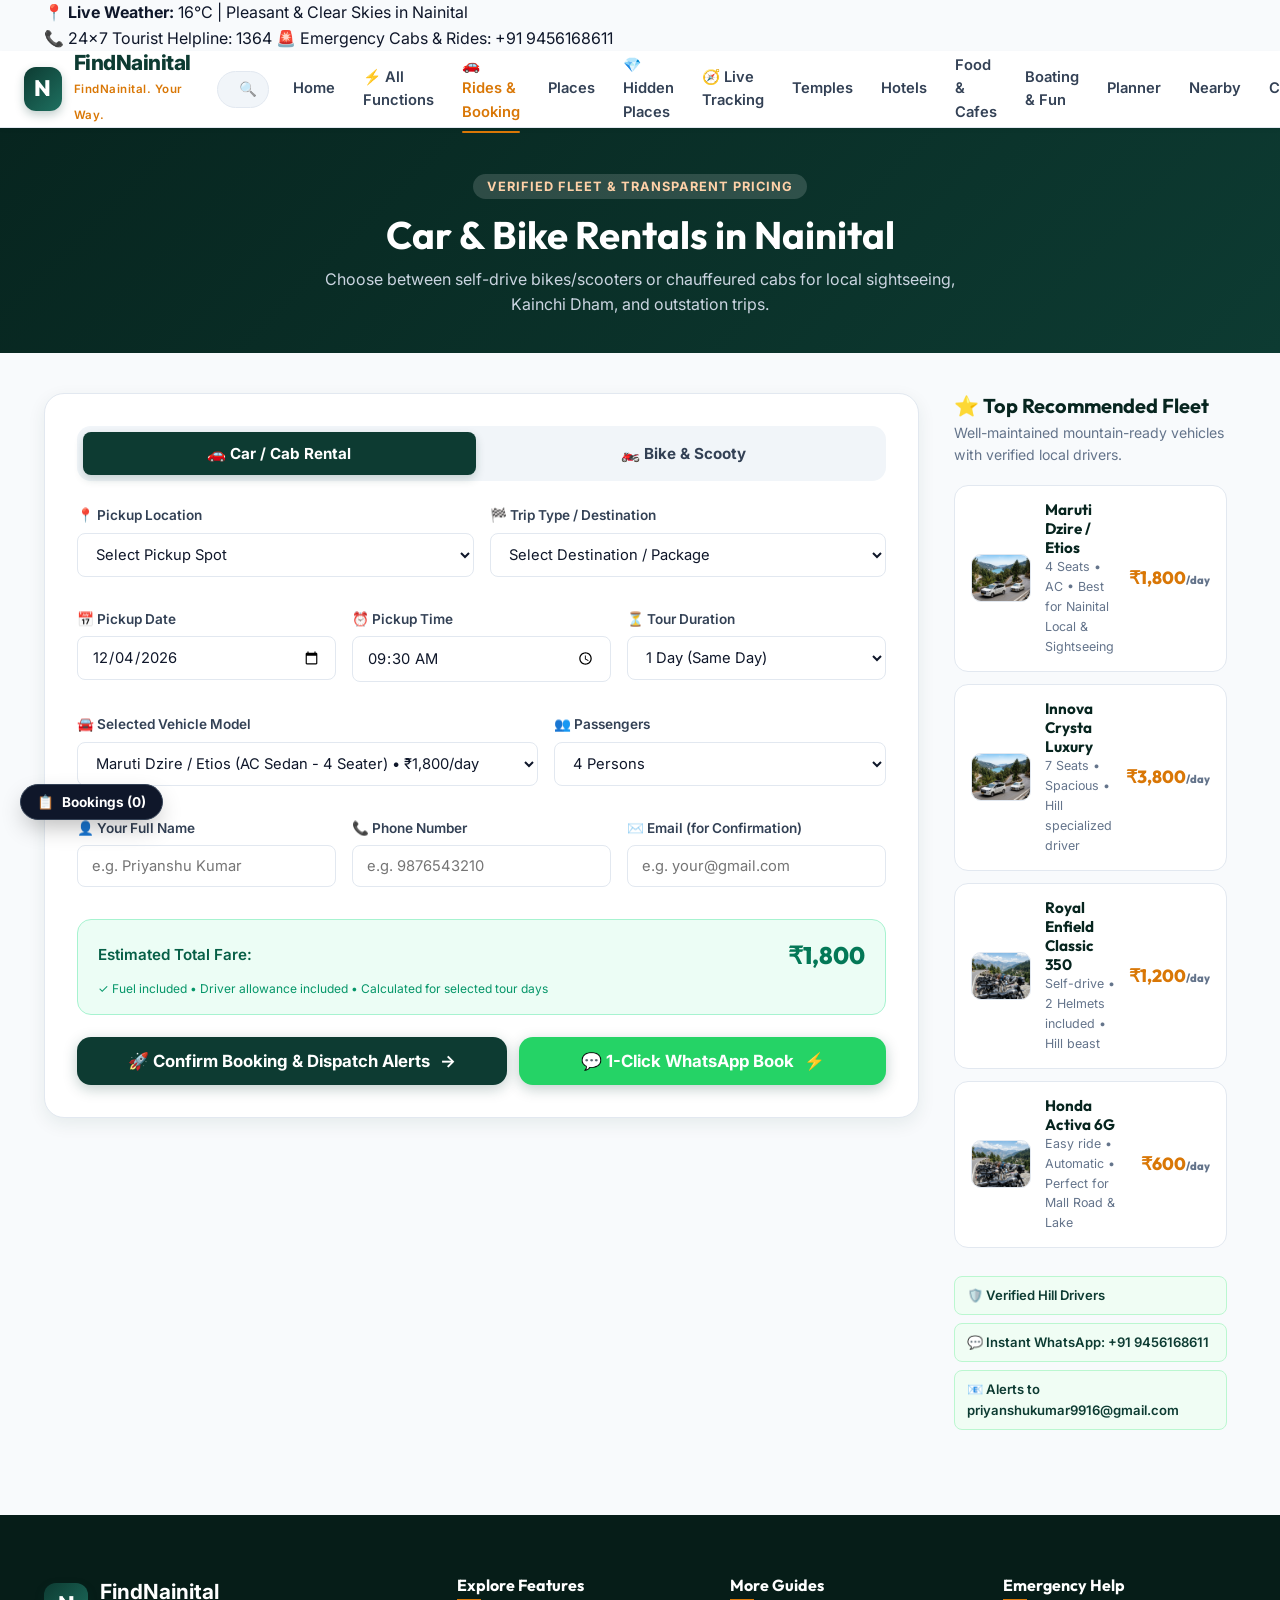
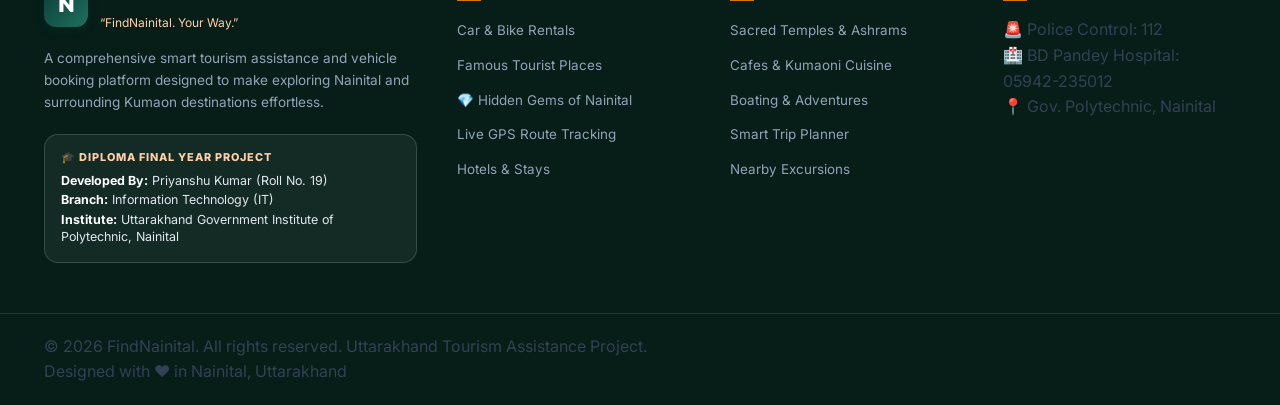
<file: booking.html>
<!DOCTYPE html>
<html lang="en">
<head>
    <meta charset="UTF-8">
    <meta name="viewport" content="width=device-width, initial-scale=1.0">
    <title>Car & Bike Rental Booking | FindNainital (NTL)</title>
    <meta name="description" content="Book cabs, taxis, self-drive bikes, Royal Enfield & scooties in Nainital. Instant fare calculator, transparent rates, and direct Gmail & WhatsApp booking.">
    
    <!-- Google Fonts -->
    <link rel="preconnect" href="https://fonts.googleapis.com">
    <link rel="preconnect" href="https://fonts.gstatic.com" crossorigin>
    <link href="https://fonts.googleapis.com/css2?family=Inter:wght@300;400;500;600;700&family=Outfit:wght@400;500;600;700;800&display=swap" rel="stylesheet">
    
    <!-- Unified CSS -->
    <link rel="stylesheet" href="style.css">
</head>
<body>

    <!-- Top Announcement Bar -->
    <div class="top-bar">
        <div class="container top-bar-content">
            <div class="top-bar-left">
                <span>📍 <strong>Live Weather:</strong> 16°C | Pleasant & Clear Skies in Nainital</span>
            </div>
            <div class="top-bar-right">
                <span>📞 24x7 Tourist Helpline: <a href="tel:1364">1364</a></span>
                <span>🚨 Emergency Cabs & Rides: <a href="tel:9456168611">+91 9456168611</a></span>
            </div>
        </div>
    </div>

    <!-- Main Navigation Header -->
    <header class="header">
        <div class="container header-container">
            <a href="index.html" class="logo">
                <span class="logo-icon">N</span>
                <div class="logo-text">
                    <strong>FindNainital</strong>
                    <small>FindNainital. Your Way.</small>
                </div>
            </a>

            <!-- Search Quick Bar -->
            <div class="header-search">
                <input type="text" id="globalSearchInput" placeholder="Search places, rides, hotels, temples..." oninput="handleGlobalSearch(event)">
                <span class="search-icon">🔍</span>
            </div>

            <!-- Navigation Links -->
            <nav class="navbar" id="navbar">
                <a href="index.html" class="nav-link" onclick="closeMenu()">Home</a>
                <a href="services.html" class="nav-link" onclick="closeMenu()">⚡ All Functions</a>
                <a href="booking.html" class="nav-link active" onclick="closeMenu()">🚗 Rides & Booking</a>
                <a href="places.html" class="nav-link" onclick="closeMenu()">Places</a>
                <a href="hidden-places.html" class="nav-link" onclick="closeMenu()">💎 Hidden Places</a>
                <a href="tracking.html" class="nav-link" onclick="closeMenu()">🧭 Live Tracking</a>
                <a href="temples.html" class="nav-link" onclick="closeMenu()">Temples</a>
                <a href="hotels.html" class="nav-link" onclick="closeMenu()">Hotels</a>
                <a href="food.html" class="nav-link" onclick="closeMenu()">Food & Cafes</a>
                <a href="activities.html" class="nav-link" onclick="closeMenu()">Boating & Fun</a>
                <a href="planner.html" class="nav-link" onclick="closeMenu()">Planner</a>
                <a href="nearby.html" class="nav-link" onclick="closeMenu()">Nearby</a>
                <a href="contact.html" class="nav-link" onclick="closeMenu()">Contact</a>
            </nav>

            <div class="header-actions">
                <a href="booking.html" class="btn-book-nav">🚗 Book a Ride</a>
                <button class="menu-btn" id="menuToggle" aria-label="Toggle navigation menu" onclick="toggleMenu()">
                    <span></span>
                    <span></span>
                    <span></span>
                </button>
            </div>
        </div>
    </header>

    <div class="drawer-backdrop" id="drawerBackdrop" onclick="toggleMenu()"></div>

    <!-- Page Header Banner -->
    <div style="background: linear-gradient(135deg, #07251f 0%, #0d3b32 100%); color: white; padding: 45px 0 35px; text-align: center;">
        <div class="container">
            <span style="background: rgba(255,255,255,0.15); padding: 5px 14px; border-radius: 20px; font-size: 0.8rem; font-weight: 700; letter-spacing: 1px; color: #ffd1a8;">VERIFIED FLEET & TRANSPARENT PRICING</span>
            <h1 style="color: white; font-size: 2.4rem; margin: 12px 0 8px;">Car & Bike Rentals in Nainital</h1>
            <p style="color: #cbd5e1; max-width: 650px; margin: 0 auto; font-size: 1rem;">Choose between self-drive bikes/scooters or chauffeured cabs for local sightseeing, Kainchi Dham, and outstation trips.</p>
        </div>
    </div>

    <!-- Main Booking Section -->
    <section class="booking-section section-padding" style="padding-top: 40px;">
        <div class="container">
            <div class="booking-wrapper">
                <!-- Left: Booking Form -->
                <div class="booking-form-card">
                    <!-- Vehicle Type Tabs -->
                    <div class="vehicle-tabs">
                        <button class="v-tab active" id="tabCar" onclick="switchVehicleTab('car')">
                            🚗 Car / Cab Rental
                        </button>
                        <button class="v-tab" id="tabBike" onclick="switchVehicleTab('bike')">
                            🏍️ Bike & Scooty
                        </button>
                    </div>

                    <form id="vehicleBookingForm" onsubmit="handleVehicleBooking(event)">
                        <div class="form-grid">
                            <div class="form-group">
                                <label for="pickupLocation">📍 Pickup Location</label>
                                <select id="pickupLocation" required onchange="calculateEstimatedFare()">
                                    <option value="">Select Pickup Spot</option>
                                    <option value="Mallital (Nainital)">Mallital (Nainital)</option>
                                    <option value="Tallital Bus Stand (Nainital)">Tallital Bus Stand (Nainital)</option>
                                    <option value="Kathgodam Railway Station">Kathgodam Railway Station (35 km)</option>
                                    <option value="Pantnagar Airport">Pantnagar Airport (70 km)</option>
                                    <option value="Bhimtal">Bhimtal</option>
                                    <option value="Custom Hotel Pickup">My Hotel / Resort</option>
                                </select>
                            </div>

                            <div class="form-group">
                                <label for="dropDestination">🏁 Trip Type / Destination</label>
                                <select id="dropDestination" required onchange="calculateEstimatedFare()">
                                    <option value="">Select Destination / Package</option>
                                    <option value="Nainital Local Sightseeing (Full Day 8 Hrs)">Nainital Local Sightseeing (8 Hrs)</option>
                                    <option value="Kainchi Dham Darshan (Neem Karoli Ashram)">Kainchi Dham Darshan (Round Trip)</option>
                                    <option value="Lake Tour (Bhimtal, Sattal, Naukuchiatal)">Lake Tour (Bhimtal, Sattal, Naukuchiatal)</option>
                                    <option value="Mukteshwar Sightseeing Day Trip">Mukteshwar Day Trip (Chauli Ki Jali)</option>
                                    <option value="Kathgodam Drop / Pickup">Kathgodam Station Drop / Pickup</option>
                                    <option value="24 Hours Self-Drive Rental">24 Hours Daily Rental</option>
                                </select>
                            </div>
                        </div>

                        <div class="form-grid three-col">
                            <div class="form-group">
                                <label for="bookingDate">📅 Pickup Date</label>
                                <input type="date" id="bookingDate" required>
                            </div>

                            <div class="form-group">
                                <label for="bookingTime">⏰ Pickup Time</label>
                                <input type="time" id="bookingTime" required>
                            </div>

                            <div class="form-group">
                                <label for="tourDuration">⏳ Tour Duration</label>
                                <select id="tourDuration" onchange="calculateEstimatedFare()">
                                    <option value="1" selected>1 Day (Same Day)</option>
                                    <option value="2">2 Days Tour</option>
                                    <option value="3">3 Days Tour</option>
                                    <option value="4">4 Days Tour</option>
                                    <option value="5">5 Days Tour</option>
                                    <option value="7">7 Days (Full Week)</option>
                                </select>
                            </div>
                        </div>

                        <!-- Vehicle and Passengers Grid -->
                        <div class="form-grid">
                            <div class="form-group">
                                <label for="vehicleModel">🚘 Selected Vehicle Model</label>
                                <select id="vehicleModel" required onchange="calculateEstimatedFare()">
                                    <option value="Maruti Dzire / Etios (Sedan)" data-base="1800">Maruti Dzire / Etios (AC Sedan - 4 Seater) • ₹1,800/day</option>
                                    <option value="Maruti Ertiga (6 Seater)" data-base="2600">Maruti Ertiga (AC MUV - 6 Seater) • ₹2,600/day</option>
                                    <option value="Toyota Innova Crysta (Luxury)" data-base="3800">Toyota Innova Crysta (Luxury SUV - 7 Seater) • ₹3,800/day</option>
                                    <option value="Mahindra Thar 4x4 (Offroad)" data-base="4500">Mahindra Thar 4x4 (Mountain Explorer) • ₹4,500/day</option>
                                </select>
                            </div>

                            <div class="form-group">
                                <label for="passengerCount" id="passengersLabel">👥 Passengers</label>
                                <select id="passengerCount" onchange="calculateEstimatedFare()">
                                    <option value="1">1 Person</option>
                                    <option value="2">2 Persons</option>
                                    <option value="4" selected>4 Persons</option>
                                    <option value="6">6-7 Persons (SUV)</option>
                                </select>
                            </div>
                        </div>

                        <!-- User Contact Info (Name, Phone, Email) -->
                        <div class="form-grid three-col">
                            <div class="form-group">
                                <label for="customerName">👤 Your Full Name</label>
                                <input type="text" id="customerName" placeholder="e.g. Priyanshu Kumar" required>
                            </div>
                            <div class="form-group">
                                <label for="customerPhone">📞 Phone Number</label>
                                <input type="tel" id="customerPhone" placeholder="e.g. 9876543210" pattern="[0-9]{10}" required>
                            </div>
                            <div class="form-group">
                                <label for="customerEmail">✉️ Email (for Confirmation)</label>
                                <input type="email" id="customerEmail" placeholder="e.g. your@gmail.com" required>
                            </div>
                        </div>

                        <!-- Dynamic Fare Estimation Bar -->
                        <div class="fare-estimation-box">
                            <div class="fare-details">
                                <span class="fare-label">Estimated Total Fare:</span>
                                <span class="fare-price" id="estimatedFareText">₹1,800</span>
                            </div>
                            <small class="fare-note">✓ Fuel included • Driver allowance included • Calculated for selected tour days</small>
                        </div>

                        <div style="display: flex; gap: 12px; flex-wrap: wrap; margin-top: 15px;">
                            <button type="submit" class="btn-submit-booking" id="btnSubmitBooking" style="flex: 1.2; min-width: 240px;">
                                <span>🚀 Confirm Booking & Dispatch Alerts</span>
                                <span class="btn-arrow">→</span>
                            </button>
                            <button type="button" class="btn-submit-booking" onclick="quickBookOnWhatsApp()" style="background: #25d366; color: white; flex: 1; min-width: 220px; border-color: #1eb956;" title="Instant WhatsApp Booking to 9456168611">
                                <span>💬 1-Click WhatsApp Book</span>
                                <span class="btn-arrow">⚡</span>
                            </button>
                        </div>
                    </form>
                </div>

                <!-- Right: Fleet Overview & Features -->
                <div class="fleet-overview">
                    <div class="fleet-header">
                        <h3>⭐ Top Recommended Fleet</h3>
                        <p>Well-maintained mountain-ready vehicles with verified local drivers.</p>
                    </div>

                    <div class="fleet-cards-list" id="fleetCardsList">
                        <!-- Car Cards -->
                        <div class="mini-fleet-card" onclick="selectFleetModel('Maruti Dzire / Etios (Sedan)')">
                            <img src="images/taxi_service_1789405107846.jpg" alt="Maruti Dzire Taxi" class="mini-fleet-thumb">
                            <div class="mini-fleet-info">
                                <h4>Maruti Dzire / Etios</h4>
                                <span>4 Seats • AC • Best for Nainital Local & Sightseeing</span>
                            </div>
                            <div class="mini-fleet-price">₹1,800<small>/day</small></div>
                        </div>

                        <div class="mini-fleet-card" onclick="selectFleetModel('Toyota Innova Crysta (Luxury)')">
                            <img src="images/taxi_service_1789405107846.jpg" alt="Innova Crysta Taxi" class="mini-fleet-thumb">
                            <div class="mini-fleet-info">
                                <h4>Innova Crysta Luxury</h4>
                                <span>7 Seats • Spacious • Hill specialized driver</span>
                            </div>
                            <div class="mini-fleet-price">₹3,800<small>/day</small></div>
                        </div>

                        <div class="mini-fleet-card" onclick="selectFleetModel('Royal Enfield Classic 350')">
                            <img src="images/bike_rental_1789405078146.jpg" alt="Royal Enfield Rental Nainital" class="mini-fleet-thumb">
                            <div class="mini-fleet-info">
                                <h4>Royal Enfield Classic 350</h4>
                                <span>Self-drive • 2 Helmets included • Hill beast</span>
                            </div>
                            <div class="mini-fleet-price">₹1,200<small>/day</small></div>
                        </div>

                        <div class="mini-fleet-card" onclick="selectFleetModel('Honda Activa 6G')">
                            <img src="images/bike_rental_1789405078146.jpg" alt="Honda Activa Rental Nainital" class="mini-fleet-thumb">
                            <div class="mini-fleet-info">
                                <h4>Honda Activa 6G</h4>
                                <span>Easy ride • Automatic • Perfect for Mall Road & Lake</span>
                            </div>
                            <div class="mini-fleet-price">₹600<small>/day</small></div>
                        </div>
                    </div>

                    <!-- Safety Badges -->
                    <div class="booking-trust-badges">
                        <div class="trust-badge">🛡️ Verified Hill Drivers</div>
                        <div class="trust-badge">💬 Instant WhatsApp: +91 9456168611</div>
                        <div class="trust-badge">📧 Alerts to priyanshukumar9916@gmail.com</div>
                    </div>
                </div>
            </div>
        </div>
    </section>

    <!-- Modal: Confirmation Receipt -->
    <div class="modal-backdrop" id="bookingConfirmationModal" onclick="closeBookingModal(event)">
        <div class="modal-container booking-receipt-content" onclick="event.stopPropagation()">
            <div class="modal-header success-header">
                <div class="success-icon-badge">✓</div>
                <div>
                    <h3>Booking Request Confirmed!</h3>
                    <p>Booking ID: <strong id="receiptBookingId">NTL-94821</strong></p>
                </div>
                <button class="btn-close-modal" onclick="closeBookingModal()">&times;</button>
            </div>
            <div class="modal-body receipt-body">
                <div class="receipt-box">
                    <div class="receipt-row">
                        <span>Passenger Name:</span>
                        <strong id="receiptName">Priyanshu Kumar</strong>
                    </div>
                    <div class="receipt-row">
                        <span>Contact Number:</span>
                        <strong id="receiptPhone">+91 9876543210</strong>
                    </div>
                    <div class="receipt-row">
                        <span>Email Address:</span>
                        <strong id="receiptEmail">priyanshu@gmail.com</strong>
                    </div>
                    <div class="receipt-row">
                        <span>Selected Vehicle:</span>
                        <strong id="receiptVehicle">Maruti Dzire / Etios</strong>
                    </div>
                    <div class="receipt-row">
                        <span>Pickup Location:</span>
                        <strong id="receiptPickup">Mallital (Nainital)</strong>
                    </div>
                    <div class="receipt-row">
                        <span>Destination / Tour:</span>
                        <strong id="receiptDestination">Nainital Sightseeing (Full Day)</strong>
                    </div>
                    <div class="receipt-row">
                        <span>Pickup Date & Time:</span>
                        <strong id="receiptDateTime">2026-10-15 at 09:30 AM</strong>
                    </div>
                    <div class="receipt-row">
                        <span>Tour Duration:</span>
                        <strong id="receiptDuration">1 Day (Same Day)</strong>
                    </div>
                    <div class="receipt-email-status" id="receiptEmailStatus">
                        <span>📧 Notification Status:</span>
                        <strong id="emailStatusBadge" style="color: #059669;">Dispatched to Owner's WhatsApp & Gmail</strong>
                    </div>
                    <hr>
                    <div class="receipt-row total-row">
                        <span>Estimated Fare:</span>
                        <strong class="receipt-total" id="receiptFare">₹1,800</strong>
                    </div>
                </div>

                <div class="receipt-note" style="background: #f0fdf4; border: 1px solid #bbf7d0; border-radius: 10px; padding: 12px 16px; margin: 16px 0;">
                    <p style="margin: 0; font-size: 0.88rem; color: #166534;">
                        📱 <strong>Instant Alert Dispatched:</strong> Your booking details have been registered. The owner (Priyanshu Kumar) has been notified on WhatsApp (<strong>+91 9456168611</strong>) & Gmail (<strong>priyanshukumar9916@gmail.com</strong>).
                    </p>
                </div>

                <div class="modal-receipt-actions">
                    <a id="btnSendWhatsApp" href="https://wa.me/919456168611" target="_blank" class="btn-whatsapp-confirm" style="background: #25d366; text-decoration: none; display: flex; align-items: center; justify-content: center; gap: 8px; font-weight: 700; font-size: 1.05rem; padding: 14px 20px; border-radius: 10px; color: white;">
                        💬 Confirm on WhatsApp (+91 9456168611) →
                    </a>
                    
                    <div class="secondary-receipt-actions" style="display: flex; gap: 10px; flex-wrap: wrap; margin-top: 10px;">
                        <a id="btnSendEmailFallback" href="mailto:priyanshukumar9916@gmail.com" class="btn-print-receipt" style="text-decoration: none; text-align: center; flex: 1; min-width: 140px; background: #ea4335; color: white; border: none; font-weight: 600; padding: 10px 14px; border-radius: 8px;">
                            ✉️ Send via Gmail
                        </a>
                        <a href="tel:9456168611" class="btn-print-receipt" style="text-decoration: none; text-align: center; flex: 1; min-width: 140px; background: #0284c7; color: white; border: none; font-weight: 600; padding: 10px 14px; border-radius: 8px;">
                            📞 Call Priyanshu
                        </a>
                        <button class="btn-print-receipt" onclick="window.print()" style="flex: 1; min-width: 120px;">🖨️ Print Slip</button>
                        <button class="btn-done-receipt" onclick="closeBookingModal()" style="flex: 1; min-width: 100px;">Done</button>
                    </div>
                </div>
            </div>
        </div>
    </div>

    <!-- Modal: Admin Dashboard -->
    <div class="modal-backdrop" id="adminBookingsModal" onclick="closeAdminModal(event)">
        <div class="modal-container admin-dashboard-content" onclick="event.stopPropagation()">
            <div class="modal-header admin-header">
                <div>
                    <h3>🔐 Admin & Driver Booking Dashboard</h3>
                    <p>Real-time customer ride bookings, Gmail alerts & WhatsApp response manager</p>
                </div>
                <button class="btn-close-modal" onclick="closeAdminModal()">&times;</button>
            </div>
            <div class="modal-body admin-body">
                <!-- Owner Gmail Notification Settings Box -->
                <div class="admin-settings-box" style="margin-bottom: 12px; background: #eff6ff; border-color: #bfdbfe;">
                    <div class="settings-title">
                        <span>📧 <strong>Owner Gmail Notification Address</strong></span>
                        <small style="color: var(--text-muted); display: block;">All car & bike booking details (Pick-up date, location, duration, fare) will be sent straight to this Gmail inbox.</small>
                    </div>
                    <div class="settings-input-group">
                        <input type="email" id="adminEmailInput" placeholder="Enter your Gmail (e.g. yourname@gmail.com)" class="admin-input-phone" style="flex: 2;">
                        <button class="btn-save-phone" onclick="saveAdminEmail()" style="background: #2563eb;">💾 Save Gmail</button>
                        <button class="btn-test-sound" onclick="testAdminEmail()" style="background: #ffffff; border-color: #93c5fd;">🧪 Test Email</button>
                    </div>
                </div>

                <!-- Owner WhatsApp Notification Settings Box -->
                <div class="admin-settings-box">
                    <div class="settings-title">
                        <span>📱 <strong>Owner / Driver WhatsApp Number</strong></span>
                        <small style="color: var(--text-muted); display: block;">Customers will automatically send their 1-click confirmation message to this WhatsApp number.</small>
                    </div>
                    <div class="settings-input-group">
                        <span class="phone-prefix">+91</span>
                        <input type="tel" id="adminPhoneInput" placeholder="Enter 10-digit mobile number" class="admin-input-phone" maxlength="10">
                        <button class="btn-save-phone" onclick="saveAdminPhoneNumber()">💾 Save Phone</button>
                    </div>
                </div>

                <div class="admin-stats-strip">
                    <div class="admin-stat-item">
                        <span class="stat-title">Total Bookings</span>
                        <strong id="adminTotalCount">0</strong>
                    </div>
                    <div class="admin-stat-item">
                        <span class="stat-title">Pending Confirmation</span>
                        <strong id="adminPendingCount" style="color: #d97706;">0</strong>
                    </div>
                    <button class="btn-test-sound" onclick="playBookingChime()" title="Test Notification Sound">🔔 Test Alert Sound</button>
                    <button class="btn-clear-bookings" onclick="clearAllBookings()">🗑️ Clear History</button>
                </div>

                <div class="admin-bookings-list" id="adminBookingsList">
                    <div class="no-bookings-msg">No ride bookings yet. Fill the booking form to see live requests here!</div>
                </div>
            </div>
        </div>
    </div>

    <!-- Floating Admin Trigger Button -->
    <button class="btn-floating-admin" onclick="openAdminModal()" title="View Received Bookings Dashboard">
        <span>📋</span>
        <span class="admin-btn-label">Bookings (<span id="floatingBookingBadge">0</span>)</span>
    </button>

    <!-- Mobile Bottom Navigation Bar -->
    <div class="mobile-bottom-bar">
        <a href="index.html" class="m-bar-btn">
            <span class="m-bar-icon">🏠</span>
            <span class="m-bar-label">Home</span>
        </a>
        <a href="booking.html" class="m-bar-btn active">
            <span class="m-bar-icon">🚗</span>
            <span class="m-bar-label">Rides</span>
        </a>
        <a href="places.html" class="m-bar-btn">
            <span class="m-bar-icon">📍</span>
            <span class="m-bar-label">Places</span>
        </a>
        <a href="hidden-places.html" class="m-bar-btn">
            <span class="m-bar-icon">💎</span>
            <span class="m-bar-label">Hidden</span>
        </a>
        <a href="tracking.html" class="m-bar-btn">
            <span class="m-bar-icon">🧭</span>
            <span class="m-bar-label">Track</span>
        </a>
    </div>

    <!-- Toast Notification -->
    <div id="toast" class="toast-popup">
        <span class="toast-icon">ℹ️</span>
        <span class="toast-text" id="toastMessage">Welcome to FindNainital!</span>
    </div>

    <!-- Footer -->
    <footer class="footer">
        <div class="container footer-container">
            <div class="footer-col brand-col">
                <a href="index.html" class="footer-logo">
                    <span class="logo-icon">N</span>
                    <div>
                        <strong>FindNainital</strong>
                        <small>“FindNainital. Your Way.”</small>
                    </div>
                </a>
                <p class="footer-desc">
                    A comprehensive smart tourism assistance and vehicle booking platform designed to make exploring Nainital and surrounding Kumaon destinations effortless.
                </p>
                <div class="academic-credit-box">
                    <div class="academic-badge">🎓 DIPLOMA FINAL YEAR PROJECT</div>
                    <p><strong>Developed By:</strong> Priyanshu Kumar (Roll No. 19)</p>
                    <p><strong>Branch:</strong> Information Technology (IT)</p>
                    <p><strong>Institute:</strong> Uttarakhand Government Institute of Polytechnic, Nainital</p>
                </div>
            </div>

            <div class="footer-col">
                <h4>Explore Features</h4>
                <ul class="footer-links-list">
                    <li><a href="booking.html">Car & Bike Rentals</a></li>
                    <li><a href="places.html">Famous Tourist Places</a></li>
                    <li><a href="hidden-places.html">💎 Hidden Gems of Nainital</a></li>
                    <li><a href="tracking.html">Live GPS Route Tracking</a></li>
                    <li><a href="hotels.html">Hotels & Stays</a></li>
                </ul>
            </div>

            <div class="footer-col">
                <h4>More Guides</h4>
                <ul class="footer-links-list">
                    <li><a href="temples.html">Sacred Temples & Ashrams</a></li>
                    <li><a href="food.html">Cafes & Kumaoni Cuisine</a></li>
                    <li><a href="activities.html">Boating & Adventures</a></li>
                    <li><a href="planner.html">Smart Trip Planner</a></li>
                    <li><a href="nearby.html">Nearby Excursions</a></li>
                </ul>
            </div>

            <div class="footer-col contact-col">
                <h4>Emergency Help</h4>
                <p>🚨 Police Control: <a href="tel:112">112</a></p>
                <p>🏥 BD Pandey Hospital: <a href="tel:05942235012">05942-235012</a></p>
                <p>📍 Gov. Polytechnic, Nainital</p>
            </div>
        </div>
        <div class="footer-bottom">
            <div class="container footer-bottom-flex">
                <p>© 2026 FindNainital. All rights reserved. Uttarakhand Tourism Assistance Project.</p>
                <p>Designed with ❤️ in Nainital, Uttarakhand</p>
            </div>
        </div>
    </footer>

    <script src="script.js"></script>
</body>
</html>
</file>
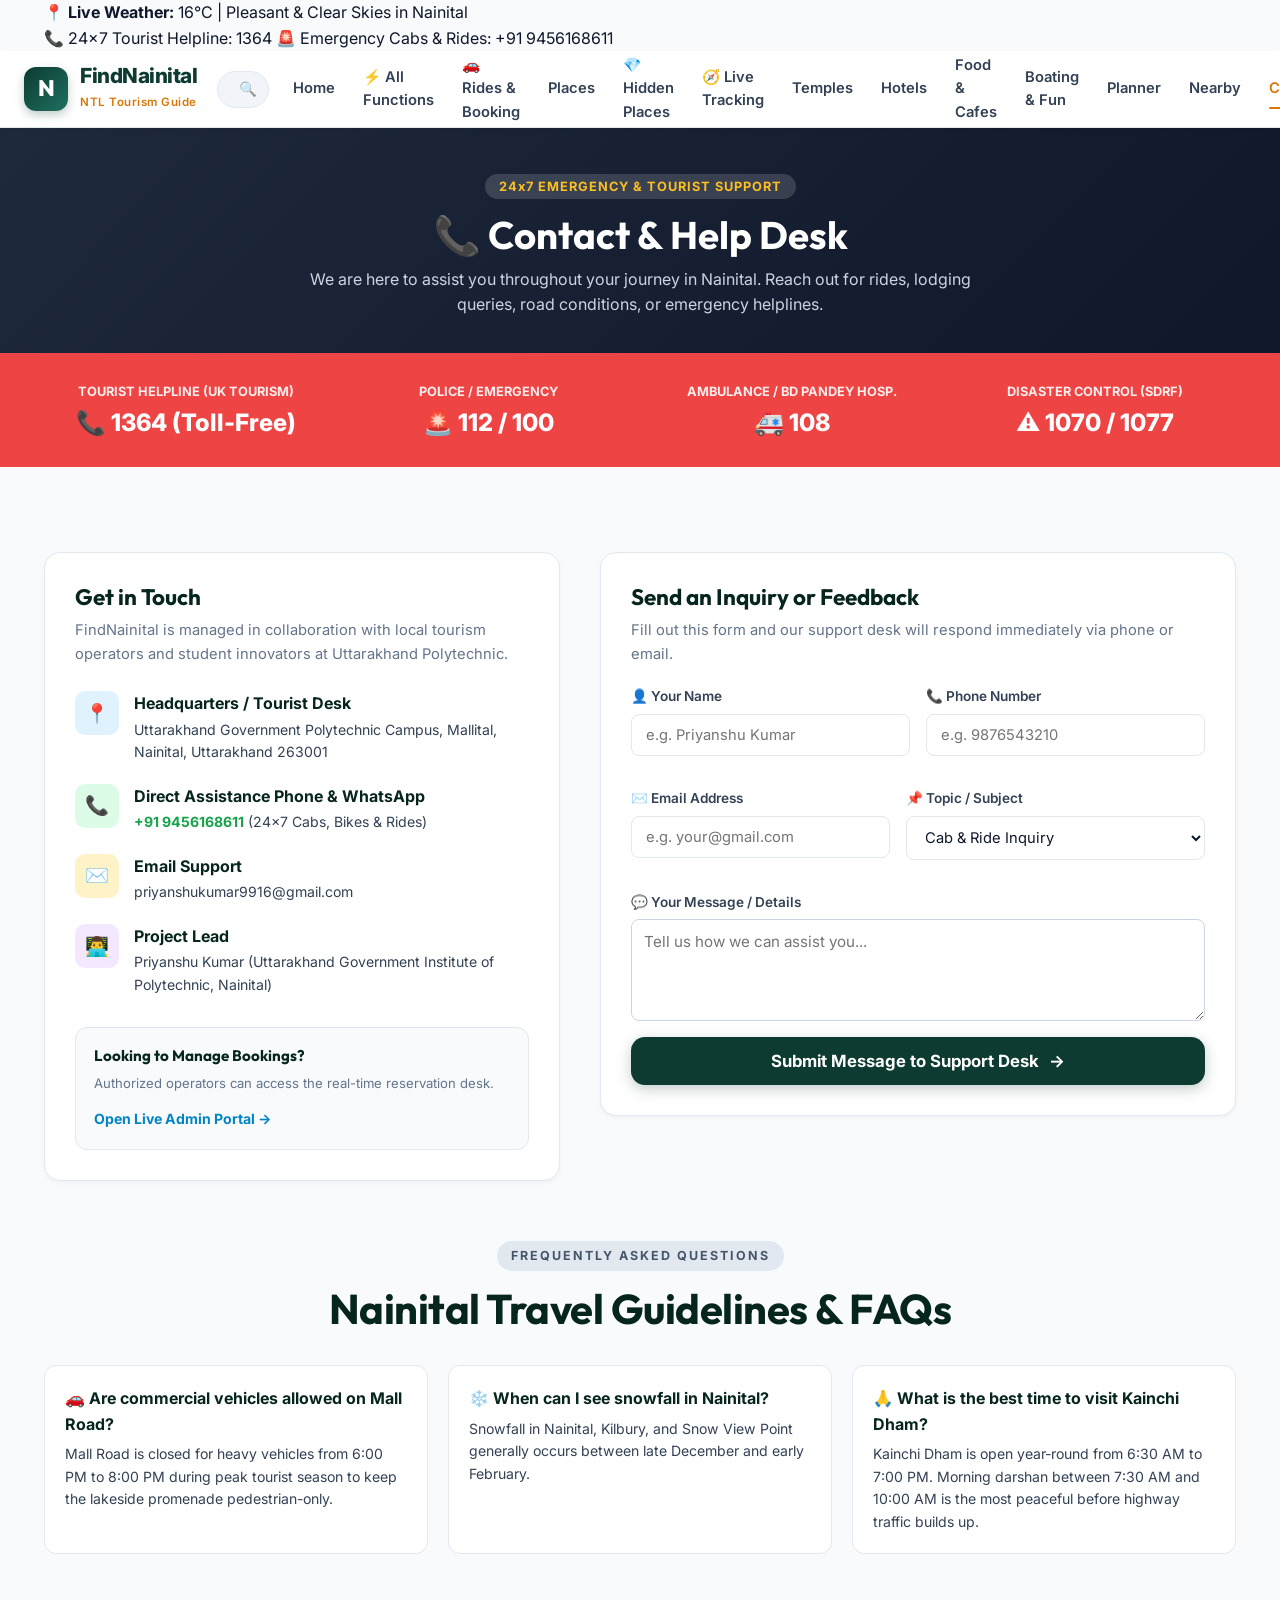
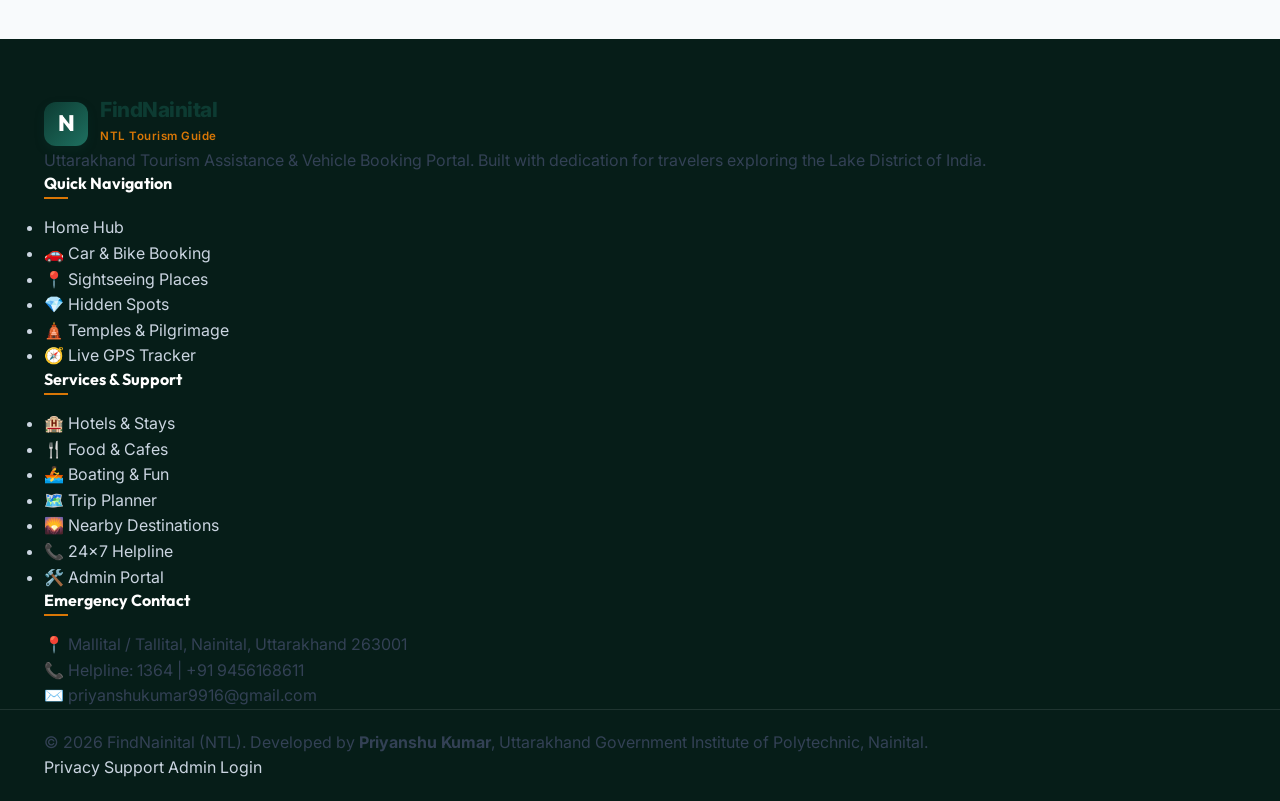
<file: contact.html>
<!DOCTYPE html>
<html lang="en">
<head>
    <meta charset="UTF-8">
    <meta name="viewport" content="width=device-width, initial-scale=1.0">
    <title>Contact & 24x7 Tourist Helpline | FindNainital (NTL)</title>
    <meta name="description" content="24x7 tourist assistance, emergency police, ambulance, disaster helpline, and direct inquiry support in Nainital, Uttarakhand.">
    
    <!-- Google Fonts -->
    <link rel="preconnect" href="https://fonts.googleapis.com">
    <link rel="preconnect" href="https://fonts.gstatic.com" crossorigin>
    <link href="https://fonts.googleapis.com/css2?family=Inter:wght@300;400;500;600;700&family=Outfit:wght@400;500;600;700;800&display=swap" rel="stylesheet">
    
    <!-- Unified CSS -->
    <link rel="stylesheet" href="style.css">
</head>
<body>

    <!-- Top Announcement Bar -->
    <div class="top-bar">
        <div class="container top-bar-content">
            <div class="top-bar-left">
                <span>📍 <strong>Live Weather:</strong> 16°C | Pleasant & Clear Skies in Nainital</span>
            </div>
            <div class="top-bar-right">
                <span>📞 24x7 Tourist Helpline: <a href="tel:1364">1364</a></span>
                <span>🚨 Emergency Cabs & Rides: <a href="tel:9456168611">+91 9456168611</a></span>
            </div>
        </div>
    </div>

    <!-- Main Navigation Header -->
    <header class="header">
        <div class="container header-container">
            <a href="index.html" class="logo">
                <span class="logo-icon">N</span>
                <div class="logo-text">
                    <strong>FindNainital</strong>
                    <small>NTL Tourism Guide</small>
                </div>
            </a>

            <div class="header-search">
                <input type="text" id="globalSearchInput" placeholder="Search places, rides, hotels, temples..." oninput="handleGlobalSearch(event)">
                <span class="search-icon">🔍</span>
            </div>

            <nav class="navbar" id="navbar">
                <a href="index.html" class="nav-link" onclick="closeMenu()">Home</a>
                <a href="services.html" class="nav-link" onclick="closeMenu()">⚡ All Functions</a>
                <a href="booking.html" class="nav-link" onclick="closeMenu()">🚗 Rides & Booking</a>
                <a href="places.html" class="nav-link" onclick="closeMenu()">Places</a>
                <a href="hidden-places.html" class="nav-link" onclick="closeMenu()">💎 Hidden Places</a>
                <a href="tracking.html" class="nav-link" onclick="closeMenu()">🧭 Live Tracking</a>
                <a href="temples.html" class="nav-link" onclick="closeMenu()">Temples</a>
                <a href="hotels.html" class="nav-link" onclick="closeMenu()">Hotels</a>
                <a href="food.html" class="nav-link" onclick="closeMenu()">Food & Cafes</a>
                <a href="activities.html" class="nav-link" onclick="closeMenu()">Boating & Fun</a>
                <a href="planner.html" class="nav-link" onclick="closeMenu()">Planner</a>
                <a href="nearby.html" class="nav-link" onclick="closeMenu()">Nearby</a>
                <a href="contact.html" class="nav-link active" onclick="closeMenu()">Contact</a>
            </nav>

            <div class="header-actions">
                <a href="booking.html" class="btn-book-nav">🚗 Book a Ride</a>
                <button class="menu-btn" id="menuToggle" aria-label="Toggle navigation menu" onclick="toggleMenu()">
                    <span></span>
                    <span></span>
                    <span></span>
                </button>
            </div>
        </div>
    </header>

    <div class="drawer-backdrop" id="drawerBackdrop" onclick="toggleMenu()"></div>

    <!-- Page Banner -->
    <div style="background: linear-gradient(135deg, #1e293b 0%, #0f172a 100%); color: white; padding: 45px 0 35px; text-align: center;">
        <div class="container">
            <span style="background: rgba(255,255,255,0.15); padding: 5px 14px; border-radius: 20px; font-size: 0.8rem; font-weight: 700; letter-spacing: 1px; color: #fbbf24;">24x7 EMERGENCY & TOURIST SUPPORT</span>
            <h1 style="color: white; font-size: 2.4rem; margin: 12px 0 8px;">📞 Contact & Help Desk</h1>
            <p style="color: #cbd5e1; max-width: 680px; margin: 0 auto; font-size: 1rem;">We are here to assist you throughout your journey in Nainital. Reach out for rides, lodging queries, road conditions, or emergency helplines.</p>
        </div>
    </div>

    <!-- Emergency Numbers Bar -->
    <section style="background: #ef4444; color: white; padding: 25px 0;">
        <div class="container">
            <div style="display: grid; grid-template-columns: repeat(auto-fit, minmax(200px, 1fr)); gap: 20px; text-align: center;">
                <div>
                    <span style="font-size: 0.8rem; text-transform: uppercase; font-weight: 700; opacity: 0.9;">Tourist Helpline (UK Tourism)</span>
                    <div style="font-size: 1.5rem; font-weight: 800;"><a href="tel:1364" style="color: white;">📞 1364 (Toll-Free)</a></div>
                </div>
                <div>
                    <span style="font-size: 0.8rem; text-transform: uppercase; font-weight: 700; opacity: 0.9;">Police / Emergency</span>
                    <div style="font-size: 1.5rem; font-weight: 800;"><a href="tel:112" style="color: white;">🚨 112 / 100</a></div>
                </div>
                <div>
                    <span style="font-size: 0.8rem; text-transform: uppercase; font-weight: 700; opacity: 0.9;">Ambulance / BD Pandey Hosp.</span>
                    <div style="font-size: 1.5rem; font-weight: 800;"><a href="tel:108" style="color: white;">🚑 108</a></div>
                </div>
                <div>
                    <span style="font-size: 0.8rem; text-transform: uppercase; font-weight: 700; opacity: 0.9;">Disaster Control (SDRF)</span>
                    <div style="font-size: 1.5rem; font-weight: 800;"><a href="tel:1077" style="color: white;">⚠️ 1070 / 1077</a></div>
                </div>
            </div>
        </div>
    </section>

    <!-- Main Content Section -->
    <section class="contact-section section-padding" style="background: #f8fafc;">
        <div class="container">
            
            <div style="display: grid; grid-template-columns: 1fr 1.2fr; gap: 40px; align-items: start;">
                
                <!-- Left: Contact Details & Info -->
                <div style="background: white; border: 1px solid #e2e8f0; border-radius: 16px; padding: 30px; box-shadow: var(--shadow-sm);">
                    <h3 style="color: var(--primary-dark); margin-bottom: 8px; font-size: 1.4rem;">Get in Touch</h3>
                    <p style="color: var(--text-muted); font-size: 0.92rem; margin-bottom: 25px;">FindNainital is managed in collaboration with local tourism operators and student innovators at Uttarakhand Polytechnic.</p>

                    <div style="display: flex; flex-direction: column; gap: 20px;">
                        <div style="display: flex; gap: 15px; align-items: flex-start;">
                            <div style="background: #e0f2fe; color: #0284c7; width: 44px; height: 44px; border-radius: 10px; display: flex; align-items: center; justify-content: center; font-size: 1.2rem; flex-shrink: 0;">📍</div>
                            <div>
                                <strong style="color: var(--primary-dark); display: block; margin-bottom: 2px;">Headquarters / Tourist Desk</strong>
                                <p style="font-size: 0.88rem; color: var(--text-sub); margin: 0;">Uttarakhand Government Polytechnic Campus, Mallital, Nainital, Uttarakhand 263001</p>
                            </div>
                        </div>

                        <div style="display: flex; gap: 15px; align-items: flex-start;">
                            <div style="background: #dcfce7; color: #16a34a; width: 44px; height: 44px; border-radius: 10px; display: flex; align-items: center; justify-content: center; font-size: 1.2rem; flex-shrink: 0;">📞</div>
                            <div>
                                <strong style="color: var(--primary-dark); display: block; margin-bottom: 2px;">Direct Assistance Phone & WhatsApp</strong>
                                <p style="font-size: 0.88rem; color: var(--text-sub); margin: 0;"><a href="tel:9456168611" style="color: #16a34a; font-weight: 700;">+91 9456168611</a> (24x7 Cabs, Bikes & Rides)</p>
                            </div>
                        </div>

                        <div style="display: flex; gap: 15px; align-items: flex-start;">
                            <div style="background: #fef3c7; color: #d97706; width: 44px; height: 44px; border-radius: 10px; display: flex; align-items: center; justify-content: center; font-size: 1.2rem; flex-shrink: 0;">✉️</div>
                            <div>
                                <strong style="color: var(--primary-dark); display: block; margin-bottom: 2px;">Email Support</strong>
                                <p style="font-size: 0.88rem; color: var(--text-sub); margin: 0;"><a href="mailto:priyanshukumar9916@gmail.com">priyanshukumar9916@gmail.com</a></p>
                            </div>
                        </div>

                        <div style="display: flex; gap: 15px; align-items: flex-start;">
                            <div style="background: #f3e8ff; color: #9333ea; width: 44px; height: 44px; border-radius: 10px; display: flex; align-items: center; justify-content: center; font-size: 1.2rem; flex-shrink: 0;">👨‍💻</div>
                            <div>
                                <strong style="color: var(--primary-dark); display: block; margin-bottom: 2px;">Project Lead</strong>
                                <p style="font-size: 0.88rem; color: var(--text-sub); margin: 0;">Priyanshu Kumar (Uttarakhand Government Institute of Polytechnic, Nainital)</p>
                            </div>
                        </div>
                    </div>

                    <div style="margin-top: 30px; padding: 18px; background: #f8fafc; border: 1px solid #e2e8f0; border-radius: 12px;">
                        <h4 style="color: var(--primary-dark); margin-bottom: 8px; font-size: 0.95rem;">Looking to Manage Bookings?</h4>
                        <p style="font-size: 0.82rem; color: var(--text-muted); margin-bottom: 12px;">Authorized operators can access the real-time reservation desk.</p>
                        <a href="admin.html" style="color: #0284c7; font-weight: 700; font-size: 0.88rem;">Open Live Admin Portal →</a>
                    </div>
                </div>

                <!-- Right: Interactive Inquiry Form -->
                <div style="background: white; border: 1px solid #e2e8f0; border-radius: 16px; padding: 30px; box-shadow: var(--shadow-sm);">
                    <h3 style="color: var(--primary-dark); margin-bottom: 8px; font-size: 1.4rem;">Send an Inquiry or Feedback</h3>
                    <p style="color: var(--text-muted); font-size: 0.92rem; margin-bottom: 20px;">Fill out this form and our support desk will respond immediately via phone or email.</p>

                    <form id="contactForm" onsubmit="handleContactSubmit(event)">
                        <div class="form-grid">
                            <div class="form-group">
                                <label for="contactName">👤 Your Name</label>
                                <input type="text" id="contactName" placeholder="e.g. Priyanshu Kumar" required>
                            </div>
                            <div class="form-group">
                                <label for="contactPhone">📞 Phone Number</label>
                                <input type="tel" id="contactPhone" placeholder="e.g. 9876543210" pattern="[0-9]{10}" required>
                            </div>
                        </div>

                        <div class="form-grid">
                            <div class="form-group">
                                <label for="contactEmail">✉️ Email Address</label>
                                <input type="email" id="contactEmail" placeholder="e.g. your@gmail.com">
                            </div>
                            <div class="form-group">
                                <label for="contactSubject">📌 Topic / Subject</label>
                                <select id="contactSubject">
                                    <option value="Cab & Ride Inquiry">Cab & Ride Inquiry</option>
                                    <option value="Hotel / Homestay Recommendation">Hotel / Homestay Recommendation</option>
                                    <option value="Custom Trip Planning Assistance">Custom Trip Planning Assistance</option>
                                    <option value="Road Condition & Weather Update">Road Condition & Weather Update</option>
                                    <option value="Feedback / Suggestion">Feedback / Suggestion</option>
                                </select>
                            </div>
                        </div>

                        <div class="form-group">
                            <label for="contactMessage">💬 Your Message / Details</label>
                            <textarea id="contactMessage" rows="4" placeholder="Tell us how we can assist you..." required style="width: 100%; border: 1px solid #cbd5e1; border-radius: 8px; padding: 12px; font-size: 0.95rem;"></textarea>
                        </div>

                        <button type="submit" class="btn-submit-booking" id="btnContactSubmit" style="margin-top: 15px;">
                            <span>Submit Message to Support Desk</span>
                            <span class="btn-arrow">→</span>
                        </button>
                    </form>
                </div>

            </div>

            <!-- FAQs Section -->
            <div style="margin-top: 60px;">
                <div class="section-header" style="margin-bottom: 30px;">
                    <span class="section-tag" style="background: #e2e8f0; color: #475569;">FREQUENTLY ASKED QUESTIONS</span>
                    <h2>Nainital Travel Guidelines & FAQs</h2>
                </div>

                <div style="display: grid; grid-template-columns: repeat(auto-fit, minmax(320px, 1fr)); gap: 20px;">
                    <div style="background: white; border: 1px solid #e2e8f0; border-radius: 12px; padding: 20px;">
                        <strong style="color: var(--primary-dark); font-size: 1rem; display: block; margin-bottom: 6px;">🚗 Are commercial vehicles allowed on Mall Road?</strong>
                        <p style="font-size: 0.88rem; color: var(--text-sub); margin: 0;">Mall Road is closed for heavy vehicles from 6:00 PM to 8:00 PM during peak tourist season to keep the lakeside promenade pedestrian-only.</p>
                    </div>

                    <div style="background: white; border: 1px solid #e2e8f0; border-radius: 12px; padding: 20px;">
                        <strong style="color: var(--primary-dark); font-size: 1rem; display: block; margin-bottom: 6px;">❄️ When can I see snowfall in Nainital?</strong>
                        <p style="font-size: 0.88rem; color: var(--text-sub); margin: 0;">Snowfall in Nainital, Kilbury, and Snow View Point generally occurs between late December and early February.</p>
                    </div>

                    <div style="background: white; border: 1px solid #e2e8f0; border-radius: 12px; padding: 20px;">
                        <strong style="color: var(--primary-dark); font-size: 1rem; display: block; margin-bottom: 6px;">🙏 What is the best time to visit Kainchi Dham?</strong>
                        <p style="font-size: 0.88rem; color: var(--text-sub); margin: 0;">Kainchi Dham is open year-round from 6:30 AM to 7:00 PM. Morning darshan between 7:30 AM and 10:00 AM is the most peaceful before highway traffic builds up.</p>
                    </div>
                </div>
            </div>

        </div>
    </section>

    <!-- Footer -->
    <footer class="footer">
        <div class="container footer-content">
            <div class="footer-col">
                <div class="logo">
                    <span class="logo-icon">N</span>
                    <div class="logo-text">
                        <strong>FindNainital</strong>
                        <small>NTL Tourism Guide</small>
                    </div>
                </div>
                <p>Uttarakhand Tourism Assistance & Vehicle Booking Portal. Built with dedication for travelers exploring the Lake District of India.</p>
            </div>
            <div class="footer-col">
                <h4>Quick Navigation</h4>
                <ul>
                    <li><a href="index.html">Home Hub</a></li>
                    <li><a href="booking.html">🚗 Car & Bike Booking</a></li>
                    <li><a href="places.html">📍 Sightseeing Places</a></li>
                    <li><a href="hidden-places.html">💎 Hidden Spots</a></li>
                    <li><a href="temples.html">🛕 Temples & Pilgrimage</a></li>
                    <li><a href="tracking.html">🧭 Live GPS Tracker</a></li>
                </ul>
            </div>
            <div class="footer-col">
                <h4>Services & Support</h4>
                <ul>
                    <li><a href="hotels.html">🏨 Hotels & Stays</a></li>
                    <li><a href="food.html">🍴 Food & Cafes</a></li>
                    <li><a href="activities.html">🚣 Boating & Fun</a></li>
                    <li><a href="planner.html">🗺️ Trip Planner</a></li>
                    <li><a href="nearby.html">🌄 Nearby Destinations</a></li>
                    <li><a href="contact.html">📞 24x7 Helpline</a></li>
                    <li><a href="admin.html">🛠️ Admin Portal</a></li>
                </ul>
            </div>
            <div class="footer-col">
                <h4>Emergency Contact</h4>
                <p>📍 Mallital / Tallital, Nainital, Uttarakhand 263001</p>
                <p>📞 Helpline: <a href="tel:1364">1364</a> | <a href="tel:9456168611">+91 9456168611</a></p>
                <p>✉️ <a href="mailto:priyanshukumar9916@gmail.com">priyanshukumar9916@gmail.com</a></p>
            </div>
        </div>
        <div class="footer-bottom">
            <div class="container footer-bottom-flex">
                <p>© 2026 FindNainital (NTL). Developed by <strong>Priyanshu Kumar</strong>, Uttarakhand Government Institute of Polytechnic, Nainital.</p>
                <div class="footer-links">
                    <a href="index.html">Privacy</a>
                    <a href="contact.html">Support</a>
                    <a href="admin.html">Admin Login</a>
                </div>
            </div>
        </div>
    </footer>

    <!-- Scripts -->
    <script src="script.js"></script>
</body>
</html>
</file>
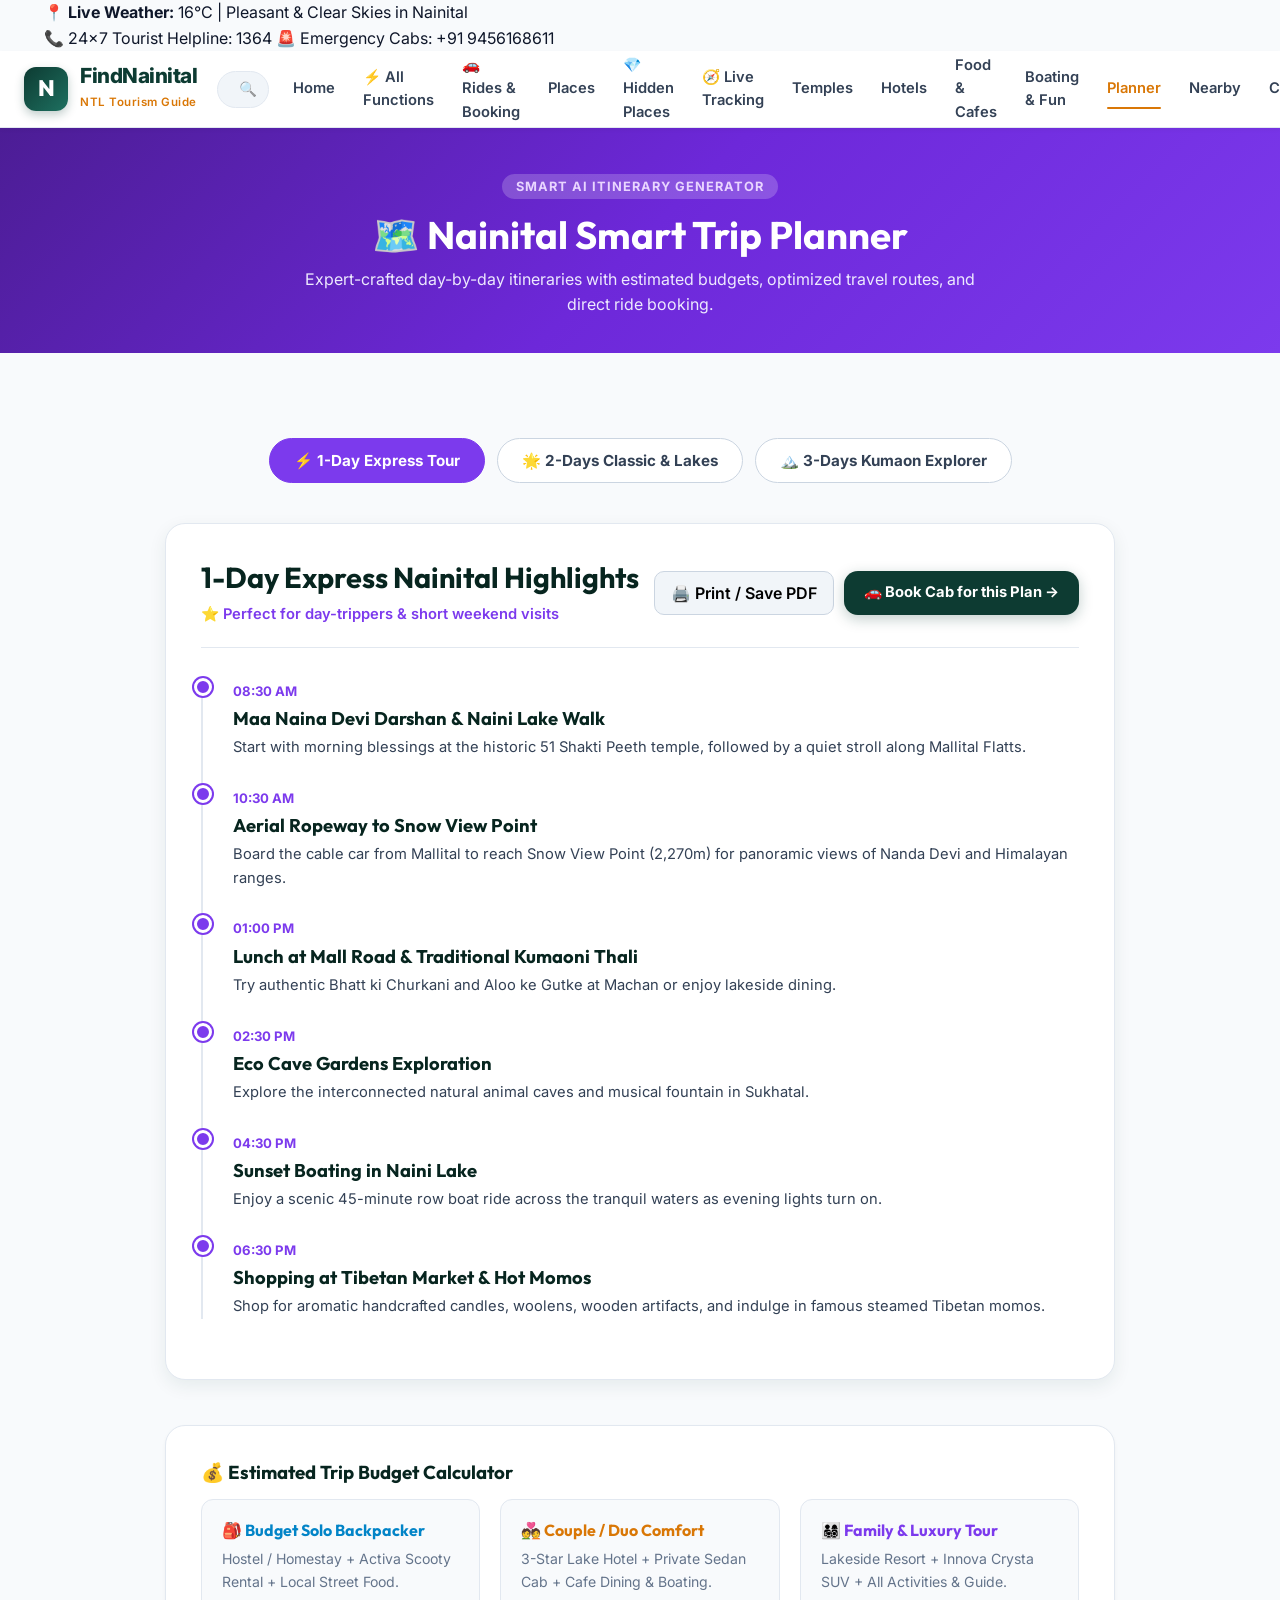
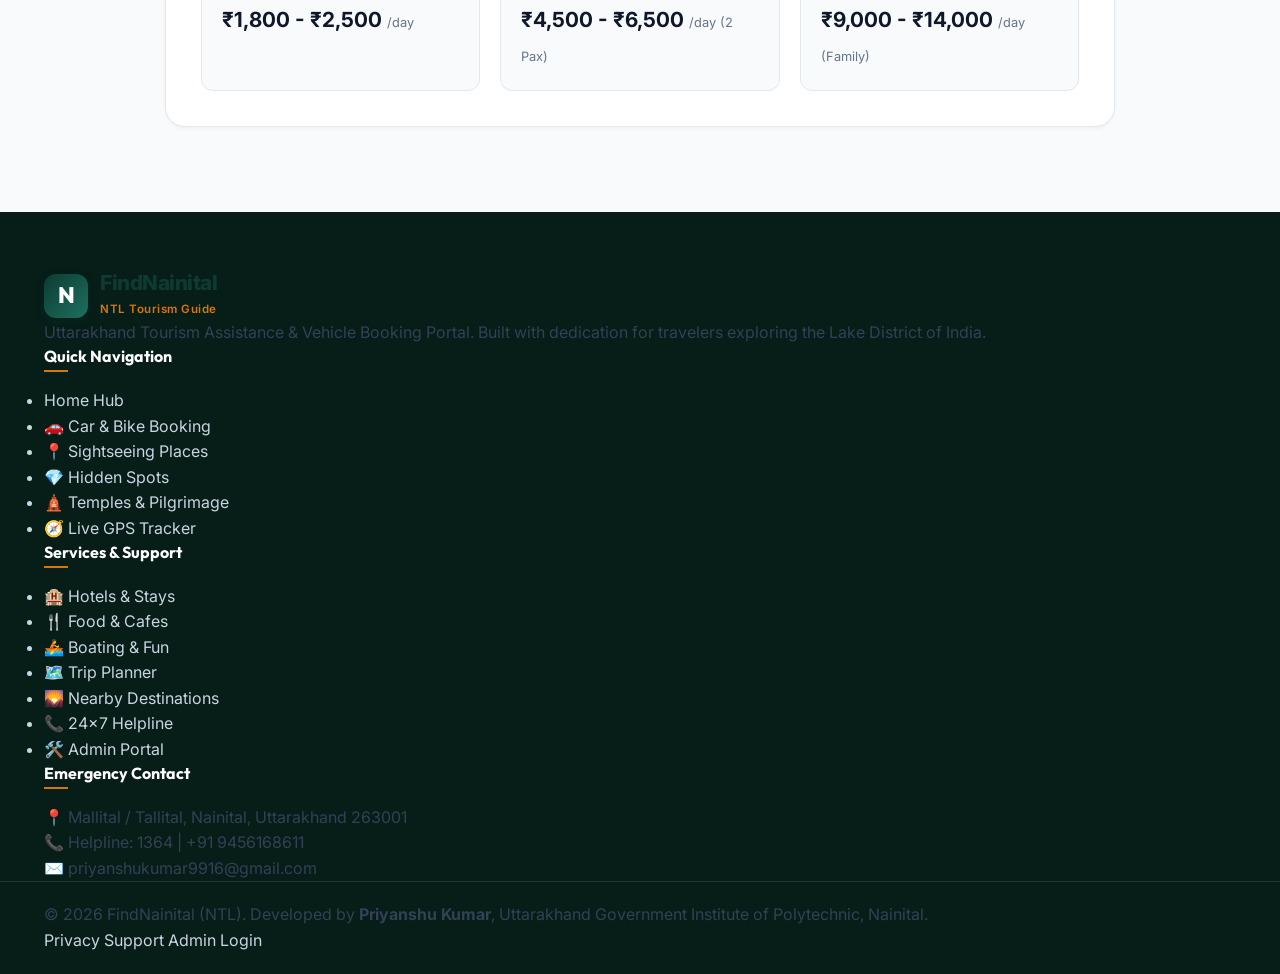
<file: planner.html>
<!DOCTYPE html>
<html lang="en">
<head>
    <meta charset="UTF-8">
    <meta name="viewport" content="width=device-width, initial-scale=1.0">
    <title>Smart Trip Planner & Custom Itineraries | FindNainital (NTL)</title>
    <meta name="description" content="Plan your perfect holiday with customized 1-Day, 2-Days, 3-Days & 5-Days Nainital itineraries, estimated budget calculators, and one-click tour booking.">
    
    <!-- Google Fonts -->
    <link rel="preconnect" href="https://fonts.googleapis.com">
    <link rel="preconnect" href="https://fonts.gstatic.com" crossorigin>
    <link href="https://fonts.googleapis.com/css2?family=Inter:wght@300;400;500;600;700&family=Outfit:wght@400;500;600;700;800&display=swap" rel="stylesheet">
    
    <!-- Unified CSS -->
    <link rel="stylesheet" href="style.css">
</head>
<body>

    <!-- Top Announcement Bar -->
    <div class="top-bar">
        <div class="container top-bar-content">
            <div class="top-bar-left">
                <span>📍 <strong>Live Weather:</strong> 16°C | Pleasant & Clear Skies in Nainital</span>
            </div>
            <div class="top-bar-right">
                <span>📞 24x7 Tourist Helpline: <a href="tel:1364">1364</a></span>
                <span>🚨 Emergency Cabs: <a href="tel:9456168611">+91 9456168611</a></span>
            </div>
        </div>
    </div>

    <!-- Main Navigation Header -->
    <header class="header">
        <div class="container header-container">
            <a href="index.html" class="logo">
                <span class="logo-icon">N</span>
                <div class="logo-text">
                    <strong>FindNainital</strong>
                    <small>NTL Tourism Guide</small>
                </div>
            </a>

            <div class="header-search">
                <input type="text" id="globalSearchInput" placeholder="Search places, rides, hotels, temples..." oninput="handleGlobalSearch(event)">
                <span class="search-icon">🔍</span>
            </div>

            <nav class="navbar" id="navbar">
                <a href="index.html" class="nav-link" onclick="closeMenu()">Home</a>
                <a href="services.html" class="nav-link" onclick="closeMenu()">⚡ All Functions</a>
                <a href="booking.html" class="nav-link" onclick="closeMenu()">🚗 Rides & Booking</a>
                <a href="places.html" class="nav-link" onclick="closeMenu()">Places</a>
                <a href="hidden-places.html" class="nav-link" onclick="closeMenu()">💎 Hidden Places</a>
                <a href="tracking.html" class="nav-link" onclick="closeMenu()">🧭 Live Tracking</a>
                <a href="temples.html" class="nav-link" onclick="closeMenu()">Temples</a>
                <a href="hotels.html" class="nav-link" onclick="closeMenu()">Hotels</a>
                <a href="food.html" class="nav-link" onclick="closeMenu()">Food & Cafes</a>
                <a href="activities.html" class="nav-link" onclick="closeMenu()">Boating & Fun</a>
                <a href="planner.html" class="nav-link active" onclick="closeMenu()">Planner</a>
                <a href="nearby.html" class="nav-link" onclick="closeMenu()">Nearby</a>
                <a href="contact.html" class="nav-link" onclick="closeMenu()">Contact</a>
            </nav>

            <div class="header-actions">
                <a href="booking.html" class="btn-book-nav">🚗 Book a Ride</a>
                <button class="menu-btn" id="menuToggle" aria-label="Toggle navigation menu" onclick="toggleMenu()">
                    <span></span>
                    <span></span>
                    <span></span>
                </button>
            </div>
        </div>
    </header>

    <div class="drawer-backdrop" id="drawerBackdrop" onclick="toggleMenu()"></div>

    <!-- Page Banner -->
    <div style="background: linear-gradient(135deg, #4c1d95 0%, #6d28d9 50%, #7c3aed 100%); color: white; padding: 45px 0 35px; text-align: center;">
        <div class="container">
            <span style="background: rgba(255,255,255,0.2); padding: 5px 14px; border-radius: 20px; font-size: 0.8rem; font-weight: 700; letter-spacing: 1px; color: #e9d5ff;">SMART AI ITINERARY GENERATOR</span>
            <h1 style="color: white; font-size: 2.4rem; margin: 12px 0 8px;">🗺️ Nainital Smart Trip Planner</h1>
            <p style="color: #ede9fe; max-width: 680px; margin: 0 auto; font-size: 1rem;">Expert-crafted day-by-day itineraries with estimated budgets, optimized travel routes, and direct ride booking.</p>
        </div>
    </div>

    <!-- Main Content Section -->
    <section class="planner-section section-padding" style="background: #f8fafc;">
        <div class="container">
            
            <!-- Itinerary Days Tabs -->
            <div class="itinerary-tabs" style="display: flex; justify-content: center; gap: 12px; margin-bottom: 40px; flex-wrap: wrap;">
                <button class="i-tab active" id="tabItin1" onclick="loadItinerary(1)" style="padding: 12px 24px; border-radius: 30px; font-weight: 700; font-size: 0.95rem; cursor: pointer; border: 1px solid #7c3aed; background: #7c3aed; color: white;">
                    ⚡ 1-Day Express Tour
                </button>
                <button class="i-tab" id="tabItin2" onclick="loadItinerary(2)" style="padding: 12px 24px; border-radius: 30px; font-weight: 700; font-size: 0.95rem; cursor: pointer; border: 1px solid #cbd5e1; background: white; color: #334155;">
                    🌟 2-Days Classic & Lakes
                </button>
                <button class="i-tab" id="tabItin3" onclick="loadItinerary(3)" style="padding: 12px 24px; border-radius: 30px; font-weight: 700; font-size: 0.95rem; cursor: pointer; border: 1px solid #cbd5e1; background: white; color: #334155;">
                    🏔️ 3-Days Kumaon Explorer
                </button>
            </div>

            <!-- Itinerary Display Container -->
            <div class="itinerary-display-card" style="background: white; border: 1px solid #e2e8f0; border-radius: 20px; padding: 35px; box-shadow: var(--shadow-md); max-width: 950px; margin: 0 auto;">
                
                <div style="display: flex; justify-content: space-between; align-items: center; flex-wrap: wrap; gap: 15px; border-bottom: 1px solid #e2e8f0; padding-bottom: 20px; margin-bottom: 30px;">
                    <div>
                        <h2 id="itinTitle" style="color: var(--primary-dark); font-size: 1.8rem; margin-bottom: 6px;">1-Day Express Nainital Highlights</h2>
                        <span id="itinMeta" style="color: #7c3aed; font-weight: 600; font-size: 0.92rem;">⭐ Perfect for day-trippers & short weekend visits</span>
                    </div>
                    <div style="display: flex; gap: 10px;">
                        <button onclick="window.print()" style="background: #f1f5f9; border: 1px solid #cbd5e1; padding: 10px 16px; border-radius: 10px; font-weight: 600; cursor: pointer;">
                            🖨️ Print / Save PDF
                        </button>
                        <a href="booking.html" class="btn-submit-booking" style="padding: 10px 20px; font-size: 0.92rem; text-decoration: none; width: auto; margin: 0;">
                            🚗 Book Cab for this Plan →
                        </a>
                    </div>
                </div>

                <!-- Timeline Items -->
                <div class="timeline-container" id="itinTimeline" style="position: relative; padding-left: 30px; border-left: 2px solid #e2e8f0;">
                    <!-- Dynamically filled by script.js -->
                </div>

            </div>

            <!-- Quick Budget Estimator -->
            <div style="background: white; border: 1px solid #e2e8f0; border-radius: 20px; padding: 35px; box-shadow: var(--shadow-sm); max-width: 950px; margin: 45px auto 0;">
                <h3 style="color: var(--primary-dark); margin-bottom: 15px;">💰 Estimated Trip Budget Calculator</h3>
                <div style="display: grid; grid-template-columns: repeat(auto-fit, minmax(260px, 1fr)); gap: 20px;">
                    <div style="background: #f8fafc; padding: 20px; border-radius: 12px; border: 1px solid #e2e8f0;">
                        <h4 style="color: #0284c7; margin-bottom: 8px;">🎒 Budget Solo Backpacker</h4>
                        <p style="font-size: 0.88rem; color: #64748b; margin-bottom: 10px;">Hostel / Homestay + Activa Scooty Rental + Local Street Food.</p>
                        <strong style="font-size: 1.3rem; color: #0f172a;">₹1,800 - ₹2,500 <small style="font-size: 0.8rem; font-weight: 400; color: #64748b;">/day</small></strong>
                    </div>

                    <div style="background: #f8fafc; padding: 20px; border-radius: 12px; border: 1px solid #e2e8f0;">
                        <h4 style="color: #d97706; margin-bottom: 8px;">💑 Couple / Duo Comfort</h4>
                        <p style="font-size: 0.88rem; color: #64748b; margin-bottom: 10px;">3-Star Lake Hotel + Private Sedan Cab + Cafe Dining & Boating.</p>
                        <strong style="font-size: 1.3rem; color: #0f172a;">₹4,500 - ₹6,500 <small style="font-size: 0.8rem; font-weight: 400; color: #64748b;">/day (2 Pax)</small></strong>
                    </div>

                    <div style="background: #f8fafc; padding: 20px; border-radius: 12px; border: 1px solid #e2e8f0;">
                        <h4 style="color: #7c3aed; margin-bottom: 8px;">👨‍👩‍👧‍👦 Family & Luxury Tour</h4>
                        <p style="font-size: 0.88rem; color: #64748b; margin-bottom: 10px;">Lakeside Resort + Innova Crysta SUV + All Activities & Guide.</p>
                        <strong style="font-size: 1.3rem; color: #0f172a;">₹9,000 - ₹14,000 <small style="font-size: 0.8rem; font-weight: 400; color: #64748b;">/day (Family)</small></strong>
                    </div>
                </div>
            </div>

        </div>
    </section>

    <!-- Footer -->
    <footer class="footer">
        <div class="container footer-content">
            <div class="footer-col">
                <div class="logo">
                    <span class="logo-icon">N</span>
                    <div class="logo-text">
                        <strong>FindNainital</strong>
                        <small>NTL Tourism Guide</small>
                    </div>
                </div>
                <p>Uttarakhand Tourism Assistance & Vehicle Booking Portal. Built with dedication for travelers exploring the Lake District of India.</p>
            </div>
            <div class="footer-col">
                <h4>Quick Navigation</h4>
                <ul>
                    <li><a href="index.html">Home Hub</a></li>
                    <li><a href="booking.html">🚗 Car & Bike Booking</a></li>
                    <li><a href="places.html">📍 Sightseeing Places</a></li>
                    <li><a href="hidden-places.html">💎 Hidden Spots</a></li>
                    <li><a href="temples.html">🛕 Temples & Pilgrimage</a></li>
                    <li><a href="tracking.html">🧭 Live GPS Tracker</a></li>
                </ul>
            </div>
            <div class="footer-col">
                <h4>Services & Support</h4>
                <ul>
                    <li><a href="hotels.html">🏨 Hotels & Stays</a></li>
                    <li><a href="food.html">🍴 Food & Cafes</a></li>
                    <li><a href="activities.html">🚣 Boating & Fun</a></li>
                    <li><a href="planner.html">🗺️ Trip Planner</a></li>
                    <li><a href="nearby.html">🌄 Nearby Destinations</a></li>
                    <li><a href="contact.html">📞 24x7 Helpline</a></li>
                    <li><a href="admin.html">🛠️ Admin Portal</a></li>
                </ul>
            </div>
            <div class="footer-col">
                <h4>Emergency Contact</h4>
                <p>📍 Mallital / Tallital, Nainital, Uttarakhand 263001</p>
                <p>📞 Helpline: <a href="tel:1364">1364</a> | <a href="tel:9456168611">+91 9456168611</a></p>
                <p>✉️ <a href="mailto:priyanshukumar9916@gmail.com">priyanshukumar9916@gmail.com</a></p>
            </div>
        </div>
        <div class="footer-bottom">
            <div class="container footer-bottom-flex">
                <p>© 2026 FindNainital (NTL). Developed by <strong>Priyanshu Kumar</strong>, Uttarakhand Government Institute of Polytechnic, Nainital.</p>
                <div class="footer-links">
                    <a href="index.html">Privacy</a>
                    <a href="contact.html">Support</a>
                    <a href="admin.html">Admin Login</a>
                </div>
            </div>
        </div>
    </footer>

    <!-- Scripts -->
    <script src="script.js"></script>
</body>
</html>
</file>
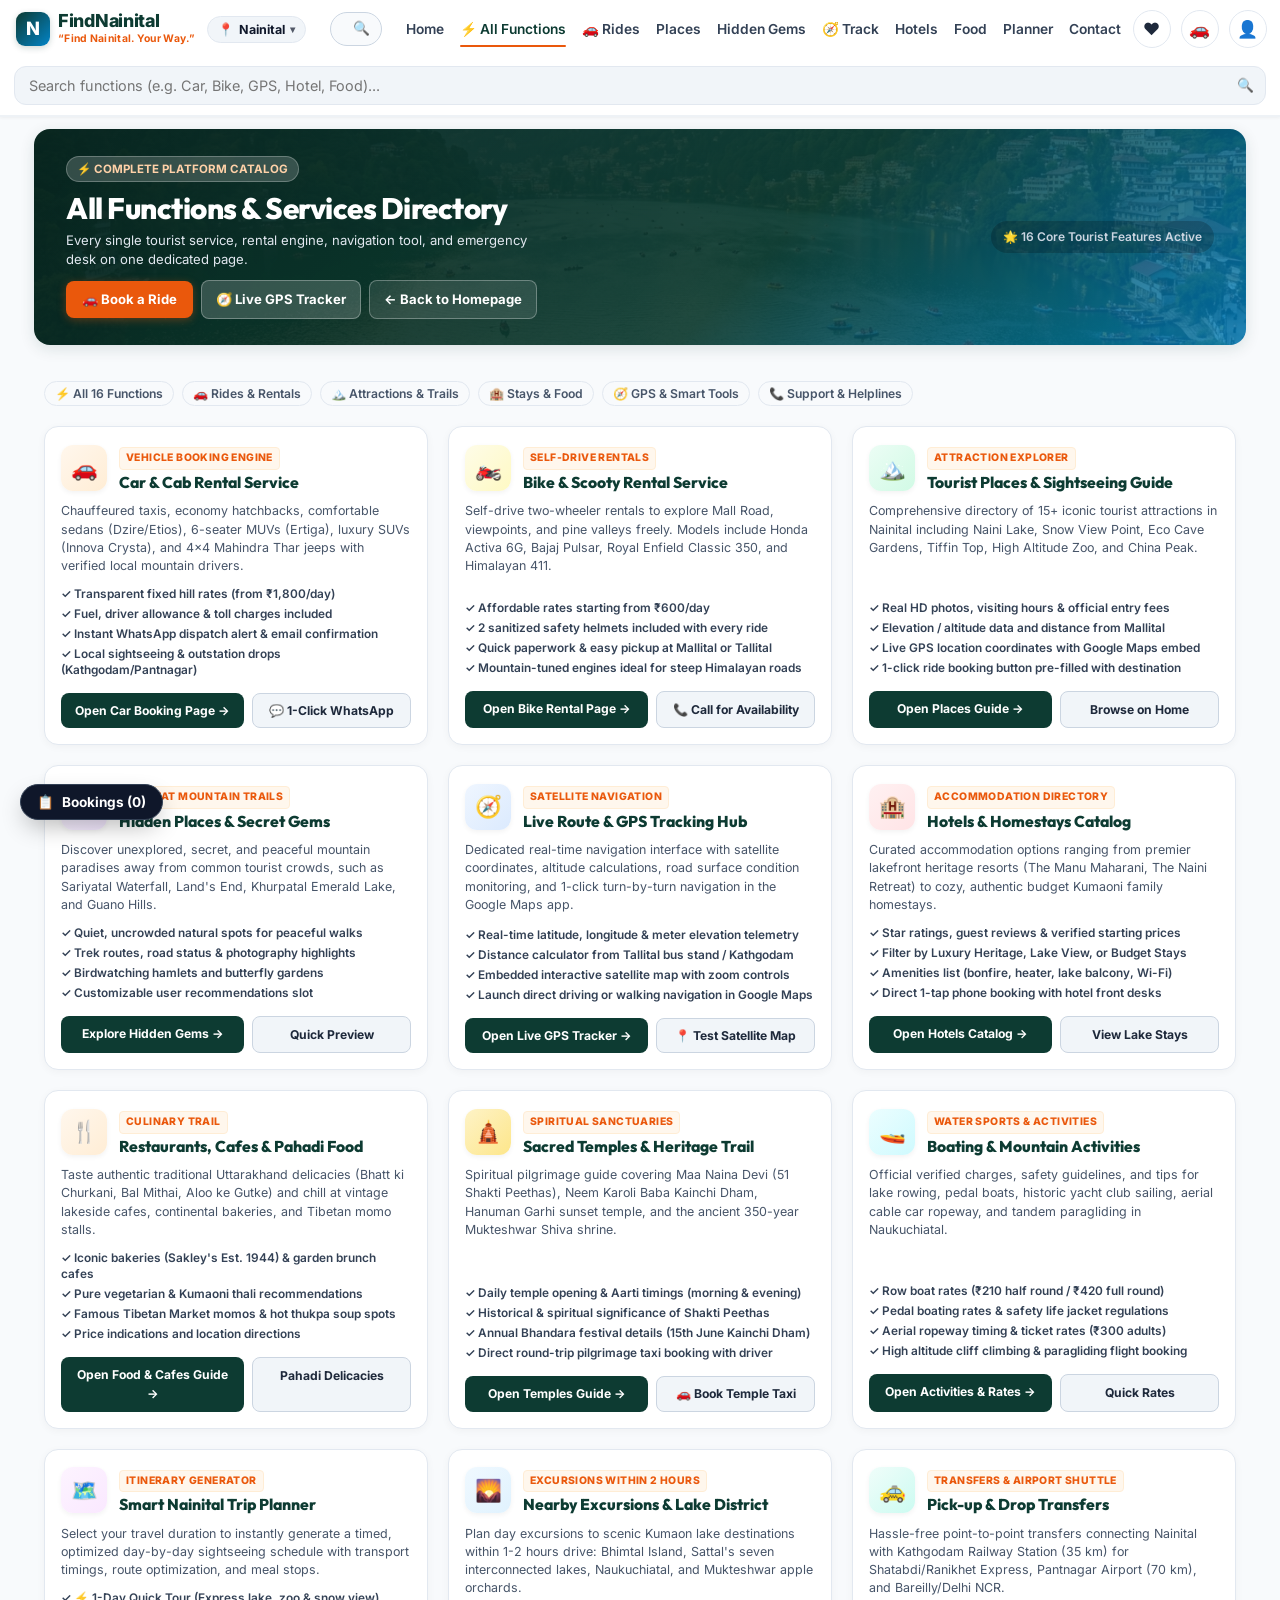
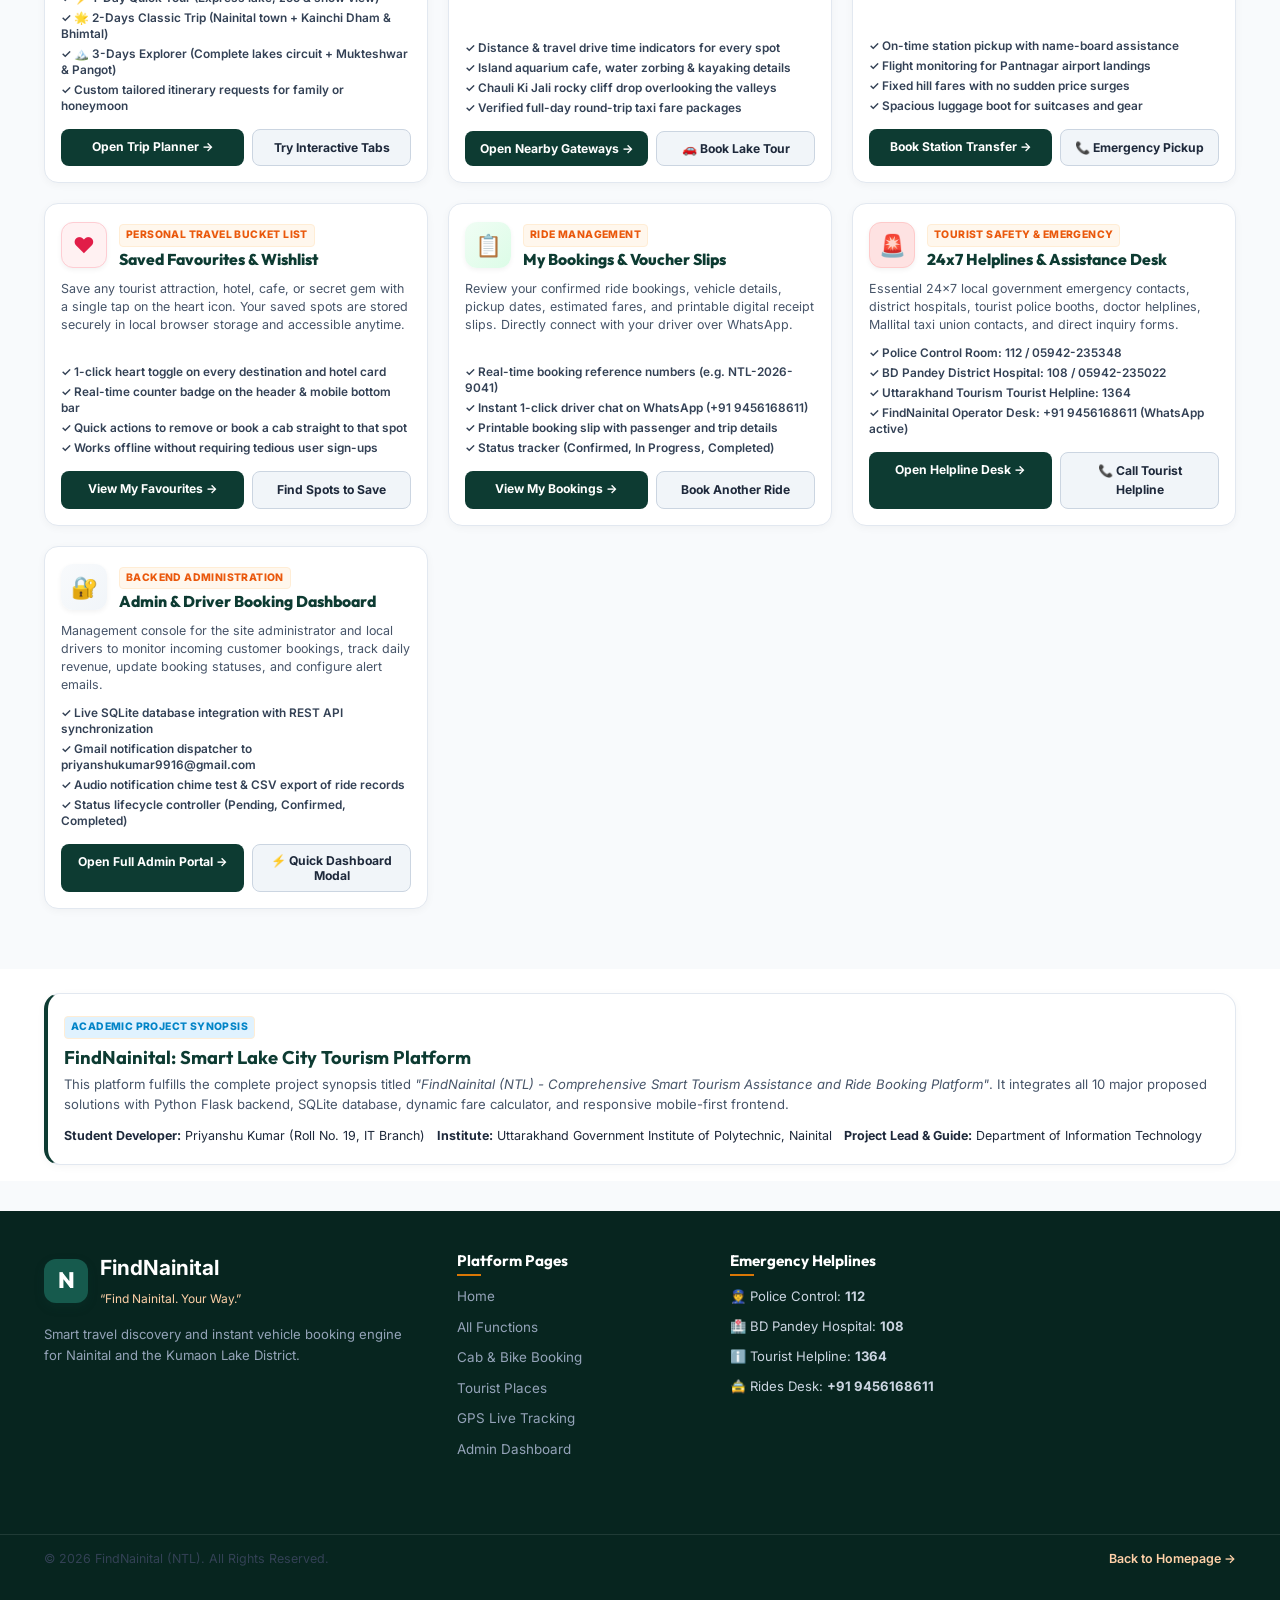
<file: services.html>
<!DOCTYPE html>
<html lang="en">

<head>
    <meta charset="UTF-8">
    <meta name="viewport" content="width=device-width, initial-scale=1.0">
    <title>All Functions & Services Directory | FindNainital (NTL)</title>
    <meta name="description"
        content="Complete directory of all functions and services offered by FindNainital: Car booking, bike rentals, live GPS tracking, hidden gems, hotels, cafes, temples, trip planner, and 24x7 helplines.">
    <meta name="keywords"
        content="FindNainital Services, Nainital All Functions, Car Booking Nainital, Bike Rental Nainital, Live GPS Tracking, Nainital Trip Planner, Nainital Helplines">
    <meta name="author" content="Priyanshu Kumar, Uttarakhand Government Institute of Polytechnic, Nainital">

    <!-- Google Fonts -->
    <link rel="preconnect" href="https://fonts.googleapis.com">
    <link rel="preconnect" href="https://fonts.gstatic.com" crossorigin>
    <link
        href="https://fonts.googleapis.com/css2?family=Inter:wght@300;400;500;600;700&family=Outfit:wght@400;500;600;700;800&display=swap"
        rel="stylesheet">

    <!-- Main Stylesheet -->
    <link rel="stylesheet" href="style.css">
</head>

<body>

    <!-- ================= COMPACT MEESHO-STYLE HEADER ================= -->
    <header class="app-header" id="header">
        <div class="header-top-row">
            <!-- Brand & Location -->
            <div class="header-left-group">
                <a href="index.html" class="app-logo">
                    <span class="app-logo-badge">N</span>
                    <div class="app-logo-titles">
                        <strong>FindNainital</strong>
                        <small>“Find Nainital. Your Way.”</small>
                    </div>
                </a>

                <!-- Location Selector Pill -->
                <div class="location-pill-container">
                    <button class="location-pill-btn" onclick="toggleLocationDropdown(event)" aria-label="Select Destination Location">
                        <span>📍</span>
                        <span id="currentLocationLabel">Nainital</span>
                        <span style="font-size: 0.65rem; opacity: 0.7;">▾</span>
                    </button>
                    <div class="location-dropdown-box" id="locationDropdown">
                        <button class="loc-option-btn" onclick="switchLocation('All')">📍 All Destinations</button>
                        <button class="loc-option-btn" onclick="switchLocation('Nainital')">🌊 Nainital (Town & Lake)</button>
                        <button class="loc-option-btn" onclick="switchLocation('Bhimtal')">🏝️ Bhimtal & Lakes</button>
                        <button class="loc-option-btn" onclick="switchLocation('Pangot')">🕊️ Pangot & Kilbury</button>
                        <button class="loc-option-btn" onclick="switchLocation('Mukteshwar')">🏔️ Mukteshwar & Peaks</button>
                    </div>
                </div>
            </div>

            <!-- Desktop Search Bar -->
            <div class="header-search-desktop">
                <div class="search-input-wrap">
                    <input type="text" id="globalSearchInput" placeholder="Search any function, service, or spot..." autocomplete="off">
                    <span class="search-lens">🔍</span>
                </div>
            </div>

            <!-- Desktop Navigation Links -->
            <nav class="header-desktop-nav" id="navbar">
                <a href="index.html" class="compact-nav-link" onclick="closeMenu()">Home</a>
                <a href="services.html" class="compact-nav-link active" onclick="closeMenu()">⚡ All Functions</a>
                <a href="booking.html" class="compact-nav-link" onclick="closeMenu()">🚗 Rides</a>
                <a href="places.html" class="compact-nav-link" onclick="closeMenu()">Places</a>
                <a href="hidden-places.html" class="compact-nav-link" onclick="closeMenu()">Hidden Gems</a>
                <a href="tracking.html" class="compact-nav-link" onclick="closeMenu()">🧭 Track</a>
                <a href="hotels.html" class="compact-nav-link" onclick="closeMenu()">Hotels</a>
                <a href="food.html" class="compact-nav-link" onclick="closeMenu()">Food</a>
                <a href="planner.html" class="compact-nav-link" onclick="closeMenu()">Planner</a>
                <a href="contact.html" class="compact-nav-link" onclick="closeMenu()">Contact</a>
            </nav>

            <!-- Action Icons -->
            <div class="header-actions-group">
                <a href="index.html#my-activities" class="icon-action-btn" title="Saved Favourites" aria-label="Favourites">
                    <span>❤️</span>
                    <span class="badge-dot-counter" id="headerFavBadge" style="display:none;">0</span>
                </a>
                <a href="index.html#my-activities" class="icon-action-btn" title="My Bookings" aria-label="Bookings">
                    <span>🚗</span>
                    <span class="badge-dot-counter green" id="headerBookingBadge" style="display:none;">0</span>
                </a>
                <button class="icon-action-btn" onclick="openProfileModal()" title="Tourist Profile & Help" aria-label="Profile">
                    <span>👤</span>
                </button>
                <button class="menu-btn" id="menuToggle" aria-label="Toggle navigation menu" onclick="toggleMenu()">
                    <span></span>
                    <span></span>
                    <span></span>
                </button>
            </div>
        </div>

        <!-- Mobile Search Bar -->
        <div class="mobile-search-strip">
            <div class="search-input-wrap">
                <input type="text" id="appSearchInput" placeholder="Search functions (e.g. Car, Bike, GPS, Hotel, Food)..." autocomplete="off">
                <span class="search-lens">🔍</span>
            </div>
            <div class="search-suggestions-dropdown" id="searchSuggestionsBox"></div>
        </div>
    </header>

    <!-- Mobile Drawer Overlay -->
    <div class="drawer-backdrop" id="drawerBackdrop" onclick="toggleMenu()"></div>

    <main>
        <!-- ================= HERO DIRECTORY BANNER ================= -->
        <div class="slim-banner-wrapper">
            <div class="slim-promo-card" style="background: linear-gradient(135deg, rgba(7, 37, 31, 0.96) 0%, rgba(13, 59, 50, 0.90) 60%, rgba(2, 132, 199, 0.8) 100%), url('images/nainital_hero_1789405015484.jpg') center/cover no-repeat;">
                <div>
                    <span class="promo-badge-tag">⚡ COMPLETE PLATFORM CATALOG</span>
                    <h2>All Functions & Services Directory</h2>
                    <p>Every single tourist service, rental engine, navigation tool, and emergency desk on one dedicated page.</p>
                    <div class="promo-actions-row">
                        <a href="booking.html" class="btn-promo-primary">🚗 Book a Ride</a>
                        <a href="tracking.html" class="btn-promo-secondary">🧭 Live GPS Tracker</a>
                        <a href="index.html" class="btn-promo-secondary" style="background: rgba(255, 255, 255, 0.1);">← Back to Homepage</a>
                    </div>
                </div>
                <div class="promo-weather-pill">
                    <span>🌟 16 Core Tourist Features Active</span>
                </div>
            </div>
        </div>

        <!-- ================= SERVICES FILTER TABS ================= -->
        <section class="compact-section" style="padding-bottom: 8px;">
            <div class="container">
                <div class="search-chips-strip" style="gap: 8px;">
                    <button class="popular-chip-pill active" onclick="filterServices('all')">⚡ All 16 Functions</button>
                    <button class="popular-chip-pill" onclick="filterServices('rides')">🚗 Rides & Rentals</button>
                    <button class="popular-chip-pill" onclick="filterServices('sightseeing')">🏔️ Attractions & Trails</button>
                    <button class="popular-chip-pill" onclick="filterServices('hospitality')">🏨 Stays & Food</button>
                    <button class="popular-chip-pill" onclick="filterServices('tools')">🧭 GPS & Smart Tools</button>
                    <button class="popular-chip-pill" onclick="filterServices('support')">📞 Support & Helplines</button>
                </div>
            </div>
        </section>

        <!-- ================= ALL 16 FUNCTIONS DIRECTORY GRID ================= -->
        <section class="compact-section" style="padding-top: 10px;">
            <div class="container">
                <div class="services-hub-grid" id="servicesHubGrid">

                    <!-- Function 1: Car / Cab Booking -->
                    <div class="function-hub-card" data-service-cat="rides">
                        <div class="function-card-header">
                            <div class="function-icon-box cat-bg-car">🚗</div>
                            <div class="function-title-box">
                                <span class="function-cat-tag">VEHICLE BOOKING ENGINE</span>
                                <h3>Car & Cab Rental Service</h3>
                            </div>
                        </div>
                        <p class="function-desc">
                            Chauffeured taxis, economy hatchbacks, comfortable sedans (Dzire/Etios), 6-seater MUVs (Ertiga), luxury SUVs (Innova Crysta), and 4x4 Mahindra Thar jeeps with verified local mountain drivers.
                        </p>
                        <ul class="function-features-list">
                            <li>✓ Transparent fixed hill rates (from ₹1,800/day)</li>
                            <li>✓ Fuel, driver allowance & toll charges included</li>
                            <li>✓ Instant WhatsApp dispatch alert & email confirmation</li>
                            <li>✓ Local sightseeing & outstation drops (Kathgodam/Pantnagar)</li>
                        </ul>
                        <div class="function-actions-bar">
                            <a href="booking.html?type=car" class="btn-hub-primary">Open Car Booking Page →</a>
                            <button class="btn-hub-secondary" onclick="quickBookOnWhatsApp()">💬 1-Click WhatsApp</button>
                        </div>
                    </div>

                    <!-- Function 2: Bike & Scooty Rentals -->
                    <div class="function-hub-card" data-service-cat="rides">
                        <div class="function-card-header">
                            <div class="function-icon-box cat-bg-bike">🏍️</div>
                            <div class="function-title-box">
                                <span class="function-cat-tag">SELF-DRIVE RENTALS</span>
                                <h3>Bike & Scooty Rental Service</h3>
                            </div>
                        </div>
                        <p class="function-desc">
                            Self-drive two-wheeler rentals to explore Mall Road, viewpoints, and pine valleys freely. Models include Honda Activa 6G, Bajaj Pulsar, Royal Enfield Classic 350, and Himalayan 411.
                        </p>
                        <ul class="function-features-list">
                            <li>✓ Affordable rates starting from ₹600/day</li>
                            <li>✓ 2 sanitized safety helmets included with every ride</li>
                            <li>✓ Quick paperwork & easy pickup at Mallital or Tallital</li>
                            <li>✓ Mountain-tuned engines ideal for steep Himalayan roads</li>
                        </ul>
                        <div class="function-actions-bar">
                            <a href="booking.html?type=bike" class="btn-hub-primary">Open Bike Rental Page →</a>
                            <a href="tel:9456168611" class="btn-hub-secondary">📞 Call for Availability</a>
                        </div>
                    </div>

                    <!-- Function 3: Tourist Places & Sightseeing -->
                    <div class="function-hub-card" data-service-cat="sightseeing">
                        <div class="function-card-header">
                            <div class="function-icon-box cat-bg-places">🏔️</div>
                            <div class="function-title-box">
                                <span class="function-cat-tag">ATTRACTION EXPLORER</span>
                                <h3>Tourist Places & Sightseeing Guide</h3>
                            </div>
                        </div>
                        <p class="function-desc">
                            Comprehensive directory of 15+ iconic tourist attractions in Nainital including Naini Lake, Snow View Point, Eco Cave Gardens, Tiffin Top, High Altitude Zoo, and China Peak.
                        </p>
                        <ul class="function-features-list">
                            <li>✓ Real HD photos, visiting hours & official entry fees</li>
                            <li>✓ Elevation / altitude data and distance from Mallital</li>
                            <li>✓ Live GPS location coordinates with Google Maps embed</li>
                            <li>✓ 1-click ride booking button pre-filled with destination</li>
                        </ul>
                        <div class="function-actions-bar">
                            <a href="places.html" class="btn-hub-primary">Open Places Guide →</a>
                            <a href="index.html#places" class="btn-hub-secondary">Browse on Home</a>
                        </div>
                    </div>

                    <!-- Function 4: Hidden Places & Secret Gems -->
                    <div class="function-hub-card" data-service-cat="sightseeing">
                        <div class="function-card-header">
                            <div class="function-icon-box cat-bg-hidden">💎</div>
                            <div class="function-title-box">
                                <span class="function-cat-tag">OFFBEAT MOUNTAIN TRAILS</span>
                                <h3>Hidden Places & Secret Gems</h3>
                            </div>
                        </div>
                        <p class="function-desc">
                            Discover unexplored, secret, and peaceful mountain paradises away from common tourist crowds, such as Sariyatal Waterfall, Land's End, Khurpatal Emerald Lake, and Guano Hills.
                        </p>
                        <ul class="function-features-list">
                            <li>✓ Quiet, uncrowded natural spots for peaceful walks</li>
                            <li>✓ Trek routes, road status & photography highlights</li>
                            <li>✓ Birdwatching hamlets and butterfly gardens</li>
                            <li>✓ Customizable user recommendations slot</li>
                        </ul>
                        <div class="function-actions-bar">
                            <a href="hidden-places.html" class="btn-hub-primary">Explore Hidden Gems →</a>
                            <a href="index.html#hidden-places" class="btn-hub-secondary">Quick Preview</a>
                        </div>
                    </div>

                    <!-- Function 5: Live Route & GPS Location Tracker -->
                    <div class="function-hub-card" data-service-cat="tools">
                        <div class="function-card-header">
                            <div class="function-icon-box cat-bg-tracking">🧭</div>
                            <div class="function-title-box">
                                <span class="function-cat-tag">SATELLITE NAVIGATION</span>
                                <h3>Live Route & GPS Tracking Hub</h3>
                            </div>
                        </div>
                        <p class="function-desc">
                            Dedicated real-time navigation interface with satellite coordinates, altitude calculations, road surface condition monitoring, and 1-click turn-by-turn navigation in the Google Maps app.
                        </p>
                        <ul class="function-features-list">
                            <li>✓ Real-time latitude, longitude & meter elevation telemetry</li>
                            <li>✓ Distance calculator from Tallital bus stand / Kathgodam</li>
                            <li>✓ Embedded interactive satellite map with zoom controls</li>
                            <li>✓ Launch direct driving or walking navigation in Google Maps</li>
                        </ul>
                        <div class="function-actions-bar">
                            <a href="tracking.html" class="btn-hub-primary">Open Live GPS Tracker →</a>
                            <button class="btn-hub-secondary" onclick="openMapModal('Naini Lake', 29.3803, 79.4636)">📍 Test Satellite Map</button>
                        </div>
                    </div>

                    <!-- Function 6: Hotels & Scenic Homestays -->
                    <div class="function-hub-card" data-service-cat="hospitality">
                        <div class="function-card-header">
                            <div class="function-icon-box cat-bg-hotels">🏨</div>
                            <div class="function-title-box">
                                <span class="function-cat-tag">ACCOMMODATION DIRECTORY</span>
                                <h3>Hotels & Homestays Catalog</h3>
                            </div>
                        </div>
                        <p class="function-desc">
                            Curated accommodation options ranging from premier lakefront heritage resorts (The Manu Maharani, The Naini Retreat) to cozy, authentic budget Kumaoni family homestays.
                        </p>
                        <ul class="function-features-list">
                            <li>✓ Star ratings, guest reviews & verified starting prices</li>
                            <li>✓ Filter by Luxury Heritage, Lake View, or Budget Stays</li>
                            <li>✓ Amenities list (bonfire, heater, lake balcony, Wi-Fi)</li>
                            <li>✓ Direct 1-tap phone booking with hotel front desks</li>
                        </ul>
                        <div class="function-actions-bar">
                            <a href="hotels.html" class="btn-hub-primary">Open Hotels Catalog →</a>
                            <a href="index.html#hotels" class="btn-hub-secondary">View Lake Stays</a>
                        </div>
                    </div>

                    <!-- Function 7: Restaurants & Authentic Kumaoni Food -->
                    <div class="function-hub-card" data-service-cat="hospitality">
                        <div class="function-card-header">
                            <div class="function-icon-box cat-bg-food">🍴</div>
                            <div class="function-title-box">
                                <span class="function-cat-tag">CULINARY TRAIL</span>
                                <h3>Restaurants, Cafes & Pahadi Food</h3>
                            </div>
                        </div>
                        <p class="function-desc">
                            Taste authentic traditional Uttarakhand delicacies (Bhatt ki Churkani, Bal Mithai, Aloo ke Gutke) and chill at vintage lakeside cafes, continental bakeries, and Tibetan momo stalls.
                        </p>
                        <ul class="function-features-list">
                            <li>✓ Iconic bakeries (Sakley's Est. 1944) & garden brunch cafes</li>
                            <li>✓ Pure vegetarian & Kumaoni thali recommendations</li>
                            <li>✓ Famous Tibetan Market momos & hot thukpa soup spots</li>
                            <li>✓ Price indications and location directions</li>
                        </ul>
                        <div class="function-actions-bar">
                            <a href="food.html" class="btn-hub-primary">Open Food & Cafes Guide →</a>
                            <a href="index.html#food" class="btn-hub-secondary">Pahadi Delicacies</a>
                        </div>
                    </div>

                    <!-- Function 8: Temples & Spiritual Trail -->
                    <div class="function-hub-card" data-service-cat="sightseeing">
                        <div class="function-card-header">
                            <div class="function-icon-box cat-bg-temples">🛕</div>
                            <div class="function-title-box">
                                <span class="function-cat-tag">SPIRITUAL SANCTUARIES</span>
                                <h3>Sacred Temples & Heritage Trail</h3>
                            </div>
                        </div>
                        <p class="function-desc">
                            Spiritual pilgrimage guide covering Maa Naina Devi (51 Shakti Peethas), Neem Karoli Baba Kainchi Dham, Hanuman Garhi sunset temple, and the ancient 350-year Mukteshwar Shiva shrine.
                        </p>
                        <ul class="function-features-list">
                            <li>✓ Daily temple opening & Aarti timings (morning & evening)</li>
                            <li>✓ Historical & spiritual significance of Shakti Peethas</li>
                            <li>✓ Annual Bhandara festival details (15th June Kainchi Dham)</li>
                            <li>✓ Direct round-trip pilgrimage taxi booking with driver</li>
                        </ul>
                        <div class="function-actions-bar">
                            <a href="temples.html" class="btn-hub-primary">Open Temples Guide →</a>
                            <button class="btn-hub-secondary" onclick="prefillRideDestination('Kainchi Dham Ashram')">🚗 Book Temple Taxi</button>
                        </div>
                    </div>

                    <!-- Function 9: Boating & Mountain Adventures -->
                    <div class="function-hub-card" data-service-cat="sightseeing">
                        <div class="function-card-header">
                            <div class="function-icon-box cat-bg-boating">🚤</div>
                            <div class="function-title-box">
                                <span class="function-cat-tag">WATER SPORTS & ACTIVITIES</span>
                                <h3>Boating & Mountain Activities</h3>
                            </div>
                        </div>
                        <p class="function-desc">
                            Official verified charges, safety guidelines, and tips for lake rowing, pedal boats, historic yacht club sailing, aerial cable car ropeway, and tandem paragliding in Naukuchiatal.
                        </p>
                        <ul class="function-features-list">
                            <li>✓ Row boat rates (₹210 half round / ₹420 full round)</li>
                            <li>✓ Pedal boating rates & safety life jacket regulations</li>
                            <li>✓ Aerial ropeway timing & ticket rates (₹300 adults)</li>
                            <li>✓ High altitude cliff climbing & paragliding flight booking</li>
                        </ul>
                        <div class="function-actions-bar">
                            <a href="activities.html" class="btn-hub-primary">Open Activities & Rates →</a>
                            <a href="index.html#boating" class="btn-hub-secondary">Quick Rates</a>
                        </div>
                    </div>

                    <!-- Function 10: Smart Trip Planner -->
                    <div class="function-hub-card" data-service-cat="tools">
                        <div class="function-card-header">
                            <div class="function-icon-box cat-bg-planner">🗺️</div>
                            <div class="function-title-box">
                                <span class="function-cat-tag">ITINERARY GENERATOR</span>
                                <h3>Smart Nainital Trip Planner</h3>
                            </div>
                        </div>
                        <p class="function-desc">
                            Select your travel duration to instantly generate a timed, optimized day-by-day sightseeing schedule with transport timings, route optimization, and meal stops.
                        </p>
                        <ul class="function-features-list">
                            <li>✓ ⚡ 1-Day Quick Tour (Express lake, zoo & snow view)</li>
                            <li>✓ 🌟 2-Days Classic Trip (Nainital town + Kainchi Dham & Bhimtal)</li>
                            <li>✓ 🏔️ 3-Days Explorer (Complete lakes circuit + Mukteshwar & Pangot)</li>
                            <li>✓ Custom tailored itinerary requests for family or honeymoon</li>
                        </ul>
                        <div class="function-actions-bar">
                            <a href="planner.html" class="btn-hub-primary">Open Trip Planner →</a>
                            <a href="index.html#planner" class="btn-hub-secondary">Try Interactive Tabs</a>
                        </div>
                    </div>

                    <!-- Function 11: Nearby Lake Gateways -->
                    <div class="function-hub-card" data-service-cat="sightseeing">
                        <div class="function-card-header">
                            <div class="function-icon-box cat-bg-nearby">🌄</div>
                            <div class="function-title-box">
                                <span class="function-cat-tag">EXCURSIONS WITHIN 2 HOURS</span>
                                <h3>Nearby Excursions & Lake District</h3>
                            </div>
                        </div>
                        <p class="function-desc">
                            Plan day excursions to scenic Kumaon lake destinations within 1-2 hours drive: Bhimtal Island, Sattal's seven interconnected lakes, Naukuchiatal, and Mukteshwar apple orchards.
                        </p>
                        <ul class="function-features-list">
                            <li>✓ Distance & travel drive time indicators for every spot</li>
                            <li>✓ Island aquarium cafe, water zorbing & kayaking details</li>
                            <li>✓ Chauli Ki Jali rocky cliff drop overlooking the valleys</li>
                            <li>✓ Verified full-day round-trip taxi fare packages</li>
                        </ul>
                        <div class="function-actions-bar">
                            <a href="nearby.html" class="btn-hub-primary">Open Nearby Gateways →</a>
                            <button class="btn-hub-secondary" onclick="prefillRideDestination('Lake Tour')">🚗 Book Lake Tour</button>
                        </div>
                    </div>

                    <!-- Function 12: Railway Station & Airport Pick-up & Drop -->
                    <div class="function-hub-card" data-service-cat="rides">
                        <div class="function-card-header">
                            <div class="function-icon-box cat-bg-pickup">🚕</div>
                            <div class="function-title-box">
                                <span class="function-cat-tag">TRANSFERS & AIRPORT SHUTTLE</span>
                                <h3>Pick-up & Drop Transfers</h3>
                            </div>
                        </div>
                        <p class="function-desc">
                            Hassle-free point-to-point transfers connecting Nainital with Kathgodam Railway Station (35 km) for Shatabdi/Ranikhet Express, Pantnagar Airport (70 km), and Bareilly/Delhi NCR.
                        </p>
                        <ul class="function-features-list">
                            <li>✓ On-time station pickup with name-board assistance</li>
                            <li>✓ Flight monitoring for Pantnagar airport landings</li>
                            <li>✓ Fixed hill fares with no sudden price surges</li>
                            <li>✓ Spacious luggage boot for suitcases and gear</li>
                        </ul>
                        <div class="function-actions-bar">
                            <a href="booking.html" class="btn-hub-primary">Book Station Transfer →</a>
                            <a href="tel:9456168611" class="btn-hub-secondary">📞 Emergency Pickup</a>
                        </div>
                    </div>

                    <!-- Function 13: Saved Favourites & Bucket List -->
                    <div class="function-hub-card" data-service-cat="tools">
                        <div class="function-card-header">
                            <div class="function-icon-box" style="background: #fff1f2; color: #e11d48; border: 1px solid #fecdd3;">❤️</div>
                            <div class="function-title-box">
                                <span class="function-cat-tag">PERSONAL TRAVEL BUCKET LIST</span>
                                <h3>Saved Favourites & Wishlist</h3>
                            </div>
                        </div>
                        <p class="function-desc">
                            Save any tourist attraction, hotel, cafe, or secret gem with a single tap on the heart icon. Your saved spots are stored securely in local browser storage and accessible anytime.
                        </p>
                        <ul class="function-features-list">
                            <li>✓ 1-click heart toggle on every destination and hotel card</li>
                            <li>✓ Real-time counter badge on the header & mobile bottom bar</li>
                            <li>✓ Quick actions to remove or book a cab straight to that spot</li>
                            <li>✓ Works offline without requiring tedious user sign-ups</li>
                        </ul>
                        <div class="function-actions-bar">
                            <a href="index.html#my-activities" onclick="switchMyActivityTab('favourites')" class="btn-hub-primary">View My Favourites →</a>
                            <a href="places.html" class="btn-hub-secondary">Find Spots to Save</a>
                        </div>
                    </div>

                    <!-- Function 14: My Bookings & Receipt Slips -->
                    <div class="function-hub-card" data-service-cat="rides">
                        <div class="function-card-header">
                            <div class="function-icon-box cat-bg-bookings">📋</div>
                            <div class="function-title-box">
                                <span class="function-cat-tag">RIDE MANAGEMENT</span>
                                <h3>My Bookings & Voucher Slips</h3>
                            </div>
                        </div>
                        <p class="function-desc">
                            Review your confirmed ride bookings, vehicle details, pickup dates, estimated fares, and printable digital receipt slips. Directly connect with your driver over WhatsApp.
                        </p>
                        <ul class="function-features-list">
                            <li>✓ Real-time booking reference numbers (e.g. NTL-2026-9041)</li>
                            <li>✓ Instant 1-click driver chat on WhatsApp (+91 9456168611)</li>
                            <li>✓ Printable booking slip with passenger and trip details</li>
                            <li>✓ Status tracker (Confirmed, In Progress, Completed)</li>
                        </ul>
                        <div class="function-actions-bar">
                            <a href="index.html#my-activities" onclick="switchMyActivityTab('bookings')" class="btn-hub-primary">View My Bookings →</a>
                            <a href="booking.html" class="btn-hub-secondary">Book Another Ride</a>
                        </div>
                    </div>

                    <!-- Function 15: 24x7 Tourist Emergency Helplines -->
                    <div class="function-hub-card" data-service-cat="support">
                        <div class="function-card-header">
                            <div class="function-icon-box" style="background: #fee2e2; color: #b91c1c; border: 1px solid #fecaca;">🚨</div>
                            <div class="function-title-box">
                                <span class="function-cat-tag">TOURIST SAFETY & EMERGENCY</span>
                                <h3>24x7 Helplines & Assistance Desk</h3>
                            </div>
                        </div>
                        <p class="function-desc">
                            Essential 24x7 local government emergency contacts, district hospitals, tourist police booths, doctor helplines, Mallital taxi union contacts, and direct inquiry forms.
                        </p>
                        <ul class="function-features-list">
                            <li>✓ Police Control Room: 112 / 05942-235348</li>
                            <li>✓ BD Pandey District Hospital: 108 / 05942-235022</li>
                            <li>✓ Uttarakhand Tourism Tourist Helpline: 1364</li>
                            <li>✓ FindNainital Operator Desk: +91 9456168611 (WhatsApp active)</li>
                        </ul>
                        <div class="function-actions-bar">
                            <a href="contact.html" class="btn-hub-primary">Open Helpline Desk →</a>
                            <a href="tel:1364" class="btn-hub-secondary">📞 Call Tourist Helpline</a>
                        </div>
                    </div>

                    <!-- Function 16: Admin & Driver Management Dashboard -->
                    <div class="function-hub-card" data-service-cat="support">
                        <div class="function-card-header">
                            <div class="function-icon-box cat-bg-about">🔐</div>
                            <div class="function-title-box">
                                <span class="function-cat-tag">BACKEND ADMINISTRATION</span>
                                <h3>Admin & Driver Booking Dashboard</h3>
                            </div>
                        </div>
                        <p class="function-desc">
                            Management console for the site administrator and local drivers to monitor incoming customer bookings, track daily revenue, update booking statuses, and configure alert emails.
                        </p>
                        <ul class="function-features-list">
                            <li>✓ Live SQLite database integration with REST API synchronization</li>
                            <li>✓ Gmail notification dispatcher to priyanshukumar9916@gmail.com</li>
                            <li>✓ Audio notification chime test & CSV export of ride records</li>
                            <li>✓ Status lifecycle controller (Pending, Confirmed, Completed)</li>
                        </ul>
                        <div class="function-actions-bar">
                            <a href="admin.html" class="btn-hub-primary">Open Full Admin Portal →</a>
                            <button class="btn-hub-secondary" onclick="openAdminModal()">⚡ Quick Dashboard Modal</button>
                        </div>
                    </div>

                </div>
            </div>
        </section>

        <!-- ================= SYNOPSIS & ACADEMIC CREDITS ================= -->
        <section class="compact-section" style="background: #ffffff; margin-top: 20px;">
            <div class="container">
                <div class="compact-booking-box" style="border-left: 4px solid #0d3b32;">
                    <span class="function-cat-tag" style="background: #e0f2fe; color: #0284c7;">ACADEMIC PROJECT SYNOPSIS</span>
                    <h3 style="color: #0d3b32; font-size: 1.15rem; margin: 4px 0 6px;">FindNainital: Smart Lake City Tourism Platform</h3>
                    <p style="font-size: 0.82rem; color: #475569; line-height: 1.5; margin-bottom: 12px;">
                        This platform fulfills the complete project synopsis titled <em>"FindNainital (NTL) - Comprehensive Smart Tourism Assistance and Ride Booking Platform"</em>. It integrates all 10 major proposed solutions with Python Flask backend, SQLite database, dynamic fare calculator, and responsive mobile-first frontend.
                    </p>
                    <div style="display: flex; gap: 12px; flex-wrap: wrap; font-size: 0.78rem; color: #1e293b;">
                        <div><strong>Student Developer:</strong> Priyanshu Kumar (Roll No. 19, IT Branch)</div>
                        <div><strong>Institute:</strong> Uttarakhand Government Institute of Polytechnic, Nainital</div>
                        <div><strong>Project Lead & Guide:</strong> Department of Information Technology</div>
                    </div>
                </div>
            </div>
        </section>
    </main>

    <!-- ================= COMPACT FOOTER ================= -->
    <footer class="footer" style="padding: 40px 0 24px; background: #07251f; color: #cbd5e1; margin-top: 30px;">
        <div class="container footer-container">
            <div class="footer-col brand-col">
                <a href="index.html" class="footer-logo">
                    <span class="logo-icon" style="background: #165a4d;">N</span>
                    <div>
                        <strong style="color: #ffffff;">FindNainital</strong>
                        <small style="color: #ffd1a8;">“Find Nainital. Your Way.”</small>
                    </div>
                </a>
                <p class="footer-desc" style="font-size: 0.82rem; color: #94a3b8; margin: 10px 0 14px;">
                    Smart travel discovery and instant vehicle booking engine for Nainital and the Kumaon Lake District.
                </p>
            </div>

            <div class="footer-col">
                <h4 style="color: #ffffff; font-size: 0.95rem; margin-bottom: 10px;">Platform Pages</h4>
                <ul class="footer-links-list" style="font-size: 0.82rem; list-style: none;">
                    <li><a href="index.html">Home</a></li>
                    <li><a href="services.html">All Functions</a></li>
                    <li><a href="booking.html">Cab & Bike Booking</a></li>
                    <li><a href="places.html">Tourist Places</a></li>
                    <li><a href="tracking.html">GPS Live Tracking</a></li>
                    <li><a href="admin.html">Admin Dashboard</a></li>
                </ul>
            </div>

            <div class="footer-col">
                <h4 style="color: #ffffff; font-size: 0.95rem; margin-bottom: 10px;">Emergency Helplines</h4>
                <ul class="footer-links-list" style="font-size: 0.82rem; list-style: none;">
                    <li>👮 Police Control: <strong>112</strong></li>
                    <li>🏥 BD Pandey Hospital: <strong>108</strong></li>
                    <li>ℹ️ Tourist Helpline: <strong>1364</strong></li>
                    <li>🚖 Rides Desk: <strong>+91 9456168611</strong></li>
                </ul>
            </div>
        </div>

        <div class="footer-bottom" style="margin-top: 24px; border-top: 1px solid rgba(255, 255, 255, 0.1); padding-top: 14px;">
            <div class="container footer-bottom-content" style="display: flex; justify-content: space-between; align-items: center; font-size: 0.78rem; color: #94a3b8;">
                <p>© 2026 FindNainital (NTL). All Rights Reserved.</p>
                <div class="footer-bottom-links">
                    <a href="index.html" style="color: #ffd1a8;">Back to Homepage →</a>
                </div>
            </div>
        </div>
    </footer>

    <!-- ================= FIXED MOBILE BOTTOM NAVIGATION ================= -->
    <nav class="mobile-bottom-nav" aria-label="Mobile Navigation">
        <a href="index.html" class="bottom-nav-item">
            <span class="bottom-nav-icon">🏠</span>
            <span class="bottom-nav-label">Home</span>
        </a>
        <a href="services.html" class="bottom-nav-item active">
            <span class="bottom-nav-icon">⚡</span>
            <span class="bottom-nav-label">Functions</span>
        </a>
        <a href="booking.html" class="bottom-nav-item">
            <span class="bottom-nav-icon">
                🚗
                <span class="bottom-badge-counter green" id="mobileBookingBadge" style="display:none;">0</span>
            </span>
            <span class="bottom-nav-label">Bookings</span>
        </a>
        <a href="index.html#my-activities" class="bottom-nav-item">
            <span class="bottom-nav-icon">
                ❤️
                <span class="bottom-badge-counter" id="mobileFavBadge" style="display:none;">0</span>
            </span>
            <span class="bottom-nav-label">Favourites</span>
        </a>
        <a href="javascript:void(0)" onclick="openProfileModal()" class="bottom-nav-item">
            <span class="bottom-nav-icon">👤</span>
            <span class="bottom-nav-label">Profile</span>
        </a>
    </nav>

    <!-- ================= MODAL: TOURIST PROFILE & HELPDESK ================= -->
    <div class="modal-backdrop" id="profileModal" onclick="closeProfileModal(event)">
        <div class="modal-container profile-modal-card" onclick="event.stopPropagation()">
            <div class="profile-card-header">
                <div style="display: flex; justify-content: space-between; align-items: flex-start;">
                    <div>
                        <h3>👤 Tourist Assistance Profile</h3>
                        <p>FindNainital Lake City Companion</p>
                    </div>
                    <button class="btn-close-modal" onclick="closeProfileModal()" style="color: white; background: none; border: none; font-size: 1.4rem; cursor: pointer;">&times;</button>
                </div>
            </div>
            <div class="profile-body-content">
                <a href="https://wa.me/919456168611?text=Namaste%20Priyanshu%20ji!%20I%20need%20assistance%20in%20Nainital." target="_blank" class="profile-feature-tile">
                    <span class="tile-icon">💬</span>
                    <div class="tile-info">
                        <strong>Chat on WhatsApp Support</strong>
                        <small>Direct assistant: Priyanshu Kumar (+91 9456168611)</small>
                    </div>
                </a>

                <a href="tel:9456168611" class="profile-feature-tile">
                    <span class="tile-icon">📞</span>
                    <div class="tile-info">
                        <strong>24x7 Cab & Ride Dispatch Helpline</strong>
                        <small>Call +91 9456168611 for instant pickup</small>
                    </div>
                </a>

                <a href="index.html#my-activities" onclick="closeProfileModal()" class="profile-feature-tile">
                    <span class="tile-icon">📋</span>
                    <div class="tile-info">
                        <strong>My Confirmed Bookings</strong>
                        <small>View ride status and receipt slips</small>
                    </div>
                </a>

                <button onclick="closeProfileModal(); openAdminModal();" class="profile-feature-tile" style="width: 100%; border: 1px solid #bfdbfe; background: #eff6ff; cursor: pointer; text-align: left;">
                    <span class="tile-icon">🔐</span>
                    <div class="tile-info">
                        <strong>Admin & Driver Booking Dashboard</strong>
                        <small>Manage received bookings & notification settings</small>
                    </div>
                </button>
            </div>
        </div>
    </div>

    <!-- ================= MODAL: TRACK LOCATION (Google Maps Embed) ================= -->
    <div class="modal-backdrop" id="mapModal" onclick="closeMapModal(event)">
        <div class="modal-container map-modal-content" onclick="event.stopPropagation()">
            <div class="modal-header">
                <div>
                    <h3 id="modalPlaceTitle">📍 Location Tracking</h3>
                    <p id="modalPlaceAddress">Nainital, Uttarakhand</p>
                </div>
                <button class="btn-close-modal" onclick="closeMapModal()">&times;</button>
            </div>
            <div class="modal-body">
                <div class="map-embed-wrapper" id="mapEmbedWrapper">
                    <iframe id="googleMapIframe" src="" width="100%" height="320" style="border:0;" allowfullscreen=""
                        loading="lazy" referrerpolicy="no-referrer-when-downgrade"></iframe>
                </div>
                <div class="modal-map-actions">
                    <a id="directGoogleMapsLink" href="#" target="_blank" class="btn-open-google-maps">
                        🗺️ Open in Google Maps App (Directions) →
                    </a>
                </div>
            </div>
        </div>
    </div>

    <!-- ================= MODAL: ADMIN DASHBOARD ================= -->
    <div class="modal-backdrop" id="adminBookingsModal" onclick="closeAdminModal(event)">
        <div class="modal-container admin-dashboard-content" onclick="event.stopPropagation()">
            <div class="modal-header admin-header">
                <div>
                    <h3>🔐 Admin & Driver Booking Dashboard</h3>
                    <p>Real-time customer ride bookings, Gmail alerts & WhatsApp response manager</p>
                </div>
                <button class="btn-close-modal" onclick="closeAdminModal()">&times;</button>
            </div>
            <div class="modal-body admin-body">
                <div class="admin-stats-strip">
                    <div class="admin-stat-item">
                        <span class="stat-title">Total Bookings</span>
                        <strong id="adminTotalCount">0</strong>
                    </div>
                    <div class="admin-stat-item">
                        <span class="stat-title">Pending Confirmation</span>
                        <strong id="adminPendingCount" style="color: #d97706;">0</strong>
                    </div>
                    <button class="btn-test-sound" onclick="playBookingChime()" title="Test Alert Sound">🔔 Test Sound</button>
                    <button class="btn-clear-bookings" onclick="clearAllBookings()">🗑️ Clear History</button>
                </div>

                <div class="admin-bookings-list" id="adminBookingsList">
                    <div class="no-bookings-msg">No ride bookings yet. Fill the booking form to see live requests here!</div>
                </div>
            </div>
        </div>
    </div>

    <!-- Floating Admin Trigger Button (Bottom Left) -->
    <button class="btn-floating-admin" onclick="openAdminModal()" title="View Received Bookings Dashboard">
        <span>📋</span>
        <span class="admin-btn-label">Bookings (<span id="floatingBookingBadge">0</span>)</span>
    </button>

    <!-- Toast Notification Popup -->
    <div id="toast" class="toast-popup">
        <span class="toast-icon">ℹ️</span>
        <span class="toast-text" id="toastMessage">Welcome to FindNainital!</span>
    </div>

    <!-- JavaScript Logic -->
    <script src="script.js"></script>

    <!-- Page Specific Filter Script -->
    <script>
        function filterServices(category) {
            const buttons = document.querySelectorAll('.search-chips-strip .popular-chip-pill');
            buttons.forEach(btn => btn.classList.remove('active'));
            if (event && event.currentTarget) {
                event.currentTarget.classList.add('active');
            }

            const cards = document.querySelectorAll('.function-hub-card');
            cards.forEach(card => {
                const cardCat = card.getAttribute('data-service-cat');
                if (category === 'all' || cardCat === category) {
                    card.style.display = 'flex';
                } else {
                    card.style.display = 'none';
                }
            });

            showToast(`Filtering services: ${category.toUpperCase()}`, "⚡");
        }

        // Live filter in search input
        const hubSearchInput = document.getElementById('appSearchInput') || document.getElementById('globalSearchInput');
        if (hubSearchInput) {
            hubSearchInput.addEventListener('input', function(e) {
                const term = e.target.value.toLowerCase().trim();
                const cards = document.querySelectorAll('.function-hub-card');
                cards.forEach(card => {
                    const text = card.textContent.toLowerCase();
                    if (!term || text.includes(term)) {
                        card.style.display = 'flex';
                    } else {
                        card.style.display = 'none';
                    }
                });
            });
        }
    </script>
</body>

</html>
</file>
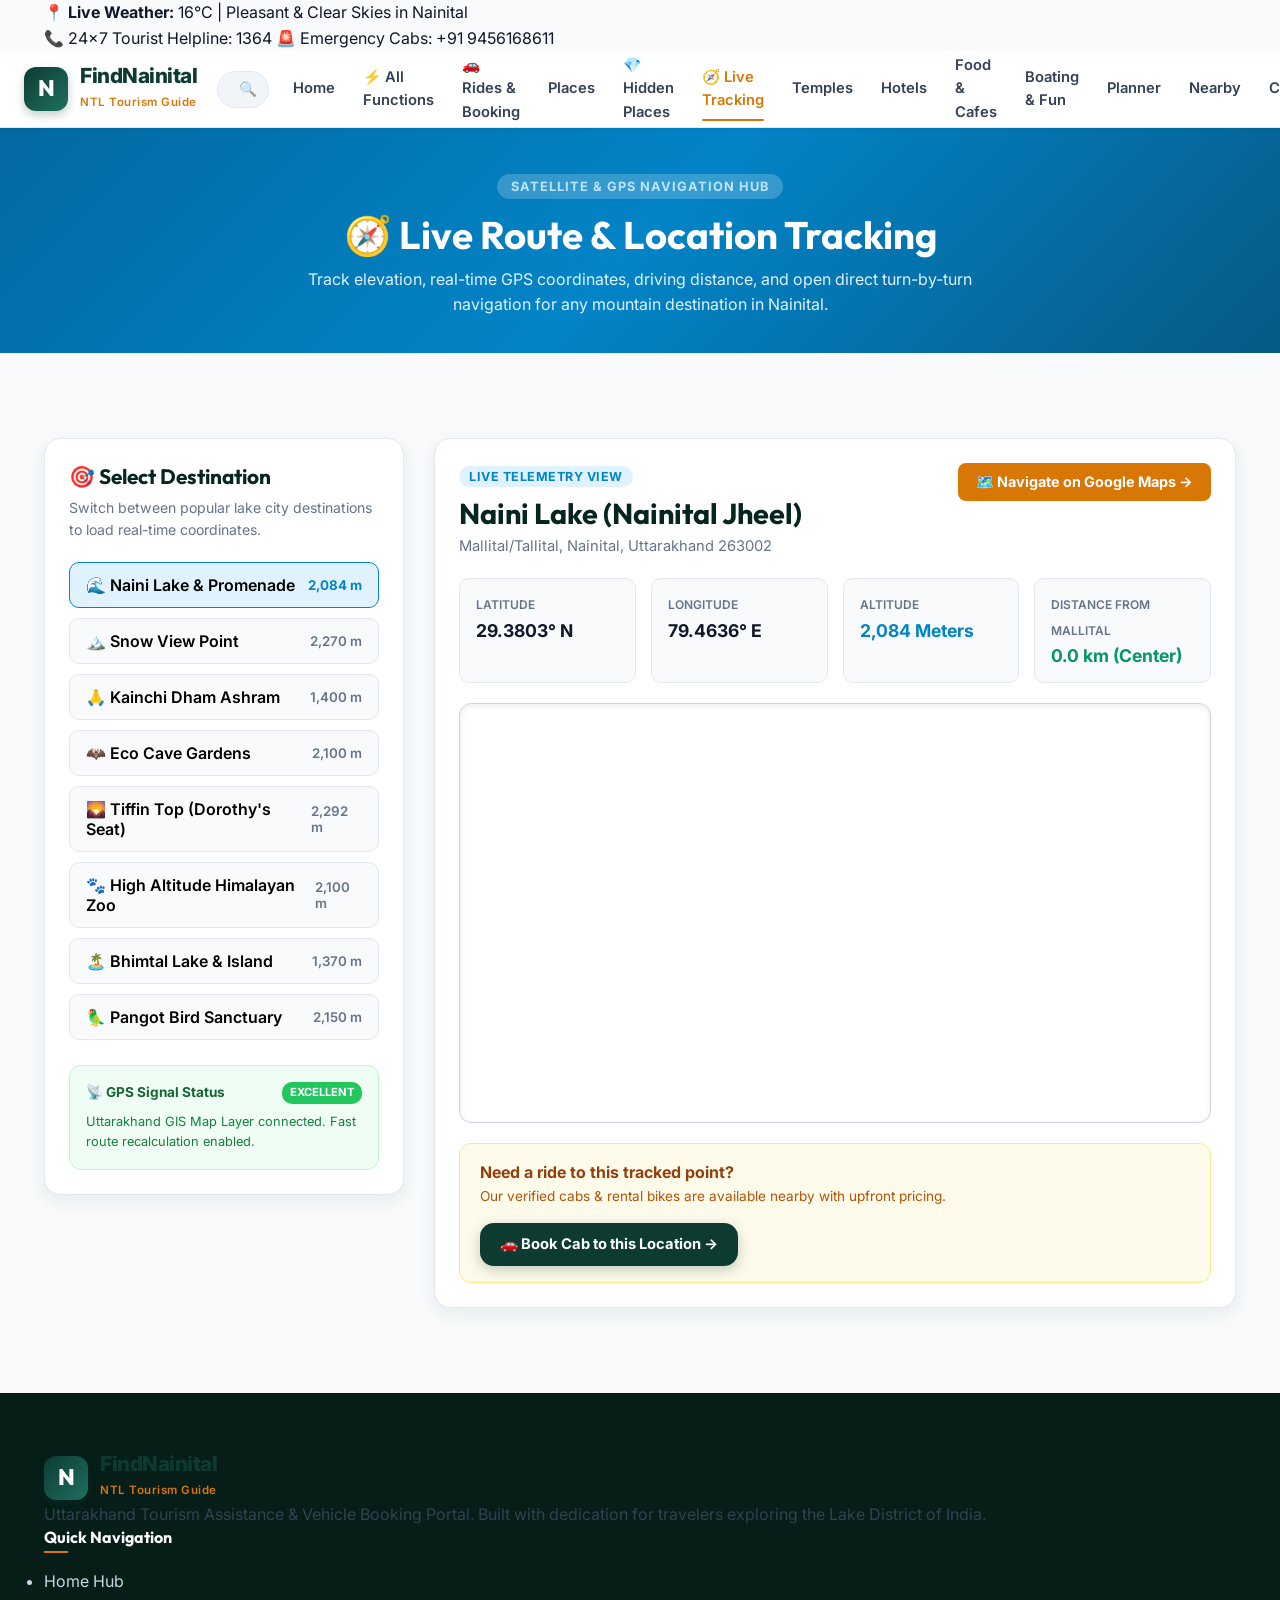
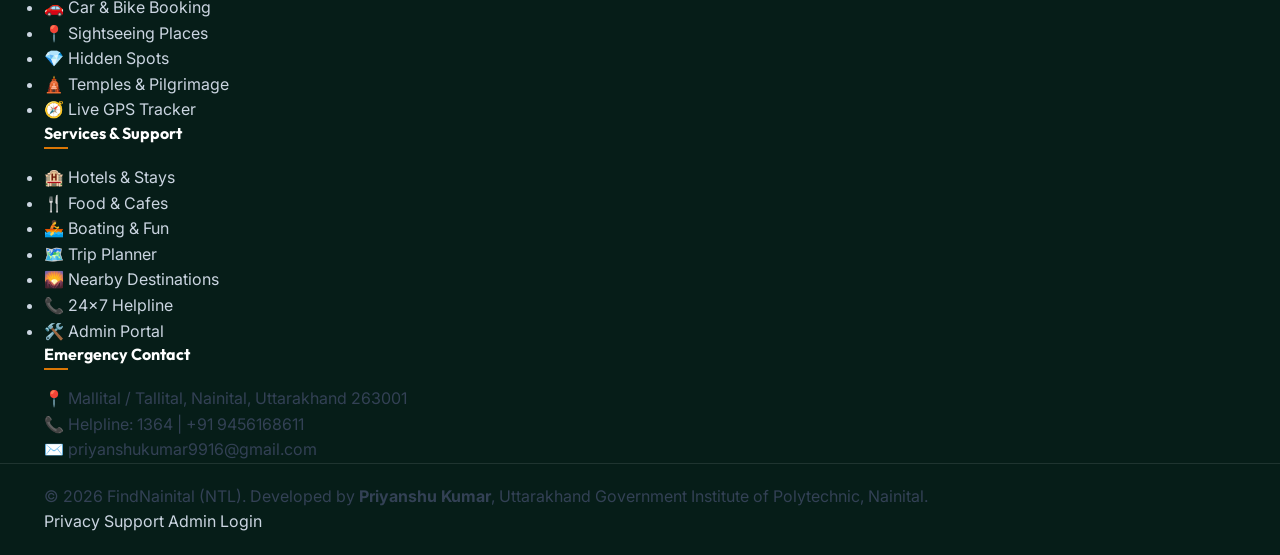
<file: tracking.html>
<!DOCTYPE html>
<html lang="en">
<head>
    <meta charset="UTF-8">
    <meta name="viewport" content="width=device-width, initial-scale=1.0">
    <title>Live GPS Route & Location Tracking | FindNainital (NTL)</title>
    <meta name="description" content="Real-time GPS tracker and interactive route navigator for famous spots, lakes, and mountain peaks in Nainital with coordinates and Google Maps integration.">
    
    <!-- Google Fonts -->
    <link rel="preconnect" href="https://fonts.googleapis.com">
    <link rel="preconnect" href="https://fonts.gstatic.com" crossorigin>
    <link href="https://fonts.googleapis.com/css2?family=Inter:wght@300;400;500;600;700&family=Outfit:wght@400;500;600;700;800&display=swap" rel="stylesheet">
    
    <!-- Unified CSS -->
    <link rel="stylesheet" href="style.css">
</head>
<body>

    <!-- Top Announcement Bar -->
    <div class="top-bar">
        <div class="container top-bar-content">
            <div class="top-bar-left">
                <span>📍 <strong>Live Weather:</strong> 16°C | Pleasant & Clear Skies in Nainital</span>
            </div>
            <div class="top-bar-right">
                <span>📞 24x7 Tourist Helpline: <a href="tel:1364">1364</a></span>
                <span>🚨 Emergency Cabs: <a href="tel:9456168611">+91 9456168611</a></span>
            </div>
        </div>
    </div>

    <!-- Main Navigation Header -->
    <header class="header">
        <div class="container header-container">
            <a href="index.html" class="logo">
                <span class="logo-icon">N</span>
                <div class="logo-text">
                    <strong>FindNainital</strong>
                    <small>NTL Tourism Guide</small>
                </div>
            </a>

            <div class="header-search">
                <input type="text" id="globalSearchInput" placeholder="Search places, rides, hotels, temples..." oninput="handleGlobalSearch(event)">
                <span class="search-icon">🔍</span>
            </div>

            <nav class="navbar" id="navbar">
                <a href="index.html" class="nav-link" onclick="closeMenu()">Home</a>
                <a href="services.html" class="nav-link" onclick="closeMenu()">⚡ All Functions</a>
                <a href="booking.html" class="nav-link" onclick="closeMenu()">🚗 Rides & Booking</a>
                <a href="places.html" class="nav-link" onclick="closeMenu()">Places</a>
                <a href="hidden-places.html" class="nav-link" onclick="closeMenu()">💎 Hidden Places</a>
                <a href="tracking.html" class="nav-link active" onclick="closeMenu()">🧭 Live Tracking</a>
                <a href="temples.html" class="nav-link" onclick="closeMenu()">Temples</a>
                <a href="hotels.html" class="nav-link" onclick="closeMenu()">Hotels</a>
                <a href="food.html" class="nav-link" onclick="closeMenu()">Food & Cafes</a>
                <a href="activities.html" class="nav-link" onclick="closeMenu()">Boating & Fun</a>
                <a href="planner.html" class="nav-link" onclick="closeMenu()">Planner</a>
                <a href="nearby.html" class="nav-link" onclick="closeMenu()">Nearby</a>
                <a href="contact.html" class="nav-link" onclick="closeMenu()">Contact</a>
            </nav>

            <div class="header-actions">
                <a href="booking.html" class="btn-book-nav">🚗 Book a Ride</a>
                <button class="menu-btn" id="menuToggle" aria-label="Toggle navigation menu" onclick="toggleMenu()">
                    <span></span>
                    <span></span>
                    <span></span>
                </button>
            </div>
        </div>
    </header>

    <div class="drawer-backdrop" id="drawerBackdrop" onclick="toggleMenu()"></div>

    <!-- Page Banner -->
    <div style="background: linear-gradient(135deg, #0369a1 0%, #0284c7 50%, #075985 100%); color: white; padding: 45px 0 35px; text-align: center;">
        <div class="container">
            <span style="background: rgba(255,255,255,0.2); padding: 5px 14px; border-radius: 20px; font-size: 0.8rem; font-weight: 700; letter-spacing: 1px; color: #bae6fd;">SATELLITE & GPS NAVIGATION HUB</span>
            <h1 style="color: white; font-size: 2.4rem; margin: 12px 0 8px;">🧭 Live Route & Location Tracking</h1>
            <p style="color: #e0f2fe; max-width: 680px; margin: 0 auto; font-size: 1rem;">Track elevation, real-time GPS coordinates, driving distance, and open direct turn-by-turn navigation for any mountain destination in Nainital.</p>
        </div>
    </div>

    <!-- Main Content Section -->
    <section class="tracking-hub-section section-padding" style="background: #f8fafc;">
        <div class="container">
            
            <div class="tracking-grid-layout" style="display: grid; grid-template-columns: 360px 1fr; gap: 30px; align-items: start;">
                
                <!-- Left: Location Selector & Quick Telemetry -->
                <div class="tracking-sidebar" style="background: white; border: 1px solid #e2e8f0; border-radius: 16px; padding: 24px; box-shadow: var(--shadow-md);">
                    <h3 style="margin-bottom: 8px; color: var(--primary-dark); font-size: 1.3rem;">🎯 Select Destination</h3>
                    <p style="font-size: 0.88rem; color: var(--text-muted); margin-bottom: 20px;">Switch between popular lake city destinations to load real-time coordinates.</p>

                    <div class="tracking-places-list" style="display: flex; flex-direction: column; gap: 10px;">
                        <button class="track-btn active" onclick="switchLiveTrackPlace('naini-lake')" style="text-align:left; padding: 12px 16px; border: 1px solid #0284c7; background: #e0f2fe; border-radius: 10px; cursor: pointer; font-weight: 600; display: flex; justify-content: space-between; align-items: center;">
                            <span>🌊 Naini Lake & Promenade</span>
                            <small style="color: #0284c7; font-weight: 700;">2,084 m</small>
                        </button>
                        <button class="track-btn" onclick="switchLiveTrackPlace('snow-view')" style="text-align:left; padding: 12px 16px; border: 1px solid #e2e8f0; background: #f8fafc; border-radius: 10px; cursor: pointer; font-weight: 600; display: flex; justify-content: space-between; align-items: center;">
                            <span>🏔️ Snow View Point</span>
                            <small style="color: #64748b;">2,270 m</small>
                        </button>
                        <button class="track-btn" onclick="switchLiveTrackPlace('kainchi-dham')" style="text-align:left; padding: 12px 16px; border: 1px solid #e2e8f0; background: #f8fafc; border-radius: 10px; cursor: pointer; font-weight: 600; display: flex; justify-content: space-between; align-items: center;">
                            <span>🙏 Kainchi Dham Ashram</span>
                            <small style="color: #64748b;">1,400 m</small>
                        </button>
                        <button class="track-btn" onclick="switchLiveTrackPlace('eco-caves')" style="text-align:left; padding: 12px 16px; border: 1px solid #e2e8f0; background: #f8fafc; border-radius: 10px; cursor: pointer; font-weight: 600; display: flex; justify-content: space-between; align-items: center;">
                            <span>🦇 Eco Cave Gardens</span>
                            <small style="color: #64748b;">2,100 m</small>
                        </button>
                        <button class="track-btn" onclick="switchLiveTrackPlace('tiffin-top')" style="text-align:left; padding: 12px 16px; border: 1px solid #e2e8f0; background: #f8fafc; border-radius: 10px; cursor: pointer; font-weight: 600; display: flex; justify-content: space-between; align-items: center;">
                            <span>🌄 Tiffin Top (Dorothy's Seat)</span>
                            <small style="color: #64748b;">2,292 m</small>
                        </button>
                        <button class="track-btn" onclick="switchLiveTrackPlace('zoo')" style="text-align:left; padding: 12px 16px; border: 1px solid #e2e8f0; background: #f8fafc; border-radius: 10px; cursor: pointer; font-weight: 600; display: flex; justify-content: space-between; align-items: center;">
                            <span>🐾 High Altitude Himalayan Zoo</span>
                            <small style="color: #64748b;">2,100 m</small>
                        </button>
                        <button class="track-btn" onclick="switchLiveTrackPlace('bhimtal')" style="text-align:left; padding: 12px 16px; border: 1px solid #e2e8f0; background: #f8fafc; border-radius: 10px; cursor: pointer; font-weight: 600; display: flex; justify-content: space-between; align-items: center;">
                            <span>🏝️ Bhimtal Lake & Island</span>
                            <small style="color: #64748b;">1,370 m</small>
                        </button>
                        <button class="track-btn" onclick="switchLiveTrackPlace('pangot')" style="text-align:left; padding: 12px 16px; border: 1px solid #e2e8f0; background: #f8fafc; border-radius: 10px; cursor: pointer; font-weight: 600; display: flex; justify-content: space-between; align-items: center;">
                            <span>🦜 Pangot Bird Sanctuary</span>
                            <small style="color: #64748b;">2,150 m</small>
                        </button>
                    </div>

                    <!-- Live Telemetry Card -->
                    <div style="margin-top: 25px; padding: 16px; background: #f0fdf4; border: 1px solid #bbf7d0; border-radius: 12px;">
                        <div style="display: flex; justify-content: space-between; align-items: center; margin-bottom: 8px;">
                            <span style="font-size: 0.85rem; font-weight: 700; color: #166534;">📡 GPS Signal Status</span>
                            <span style="background: #22c55e; color: white; font-size: 0.7rem; font-weight: 700; padding: 2px 8px; border-radius: 10px;">EXCELLENT</span>
                        </div>
                        <p style="font-size: 0.8rem; color: #15803d; margin: 0;">Uttarakhand GIS Map Layer connected. Fast route recalculation enabled.</p>
                    </div>
                </div>

                <!-- Right: Interactive Live Map Display & Controls -->
                <div class="tracking-display" style="background: white; border: 1px solid #e2e8f0; border-radius: 16px; padding: 24px; box-shadow: var(--shadow-md);">
                    
                    <div style="display: flex; justify-content: space-between; align-items: flex-start; flex-wrap: wrap; gap: 15px; margin-bottom: 20px;">
                        <div>
                            <span style="font-size: 0.78rem; font-weight: 700; color: #0284c7; background: #e0f2fe; padding: 3px 10px; border-radius: 12px; letter-spacing: 0.5px;">LIVE TELEMETRY VIEW</span>
                            <h2 id="livePlaceHeading" style="font-size: 1.8rem; margin: 6px 0 4px; color: var(--primary-dark);">Naini Lake (Nainital Jheel)</h2>
                            <p id="livePlaceSub" style="color: var(--text-muted); font-size: 0.92rem; margin: 0;">Mallital/Tallital, Nainital, Uttarakhand 263002</p>
                        </div>
                        <div style="display: flex; gap: 10px;">
                            <button id="btnLiveGmaps" class="btn-hero-search" style="padding: 10px 18px; font-size: 0.9rem;" onclick="openSelectedInGoogleMaps()">
                                🗺️ Navigate on Google Maps →
                            </button>
                        </div>
                    </div>

                    <!-- Telemetry Stats Grid -->
                    <div style="display: grid; grid-template-columns: repeat(auto-fit, minmax(130px, 1fr)); gap: 15px; margin-bottom: 20px;">
                        <div style="background: #f8fafc; border: 1px solid #e2e8f0; padding: 12px 16px; border-radius: 10px;">
                            <small style="color: #64748b; font-size: 0.75rem; text-transform: uppercase; font-weight: 600;">Latitude</small>
                            <div id="liveLat" style="font-size: 1.1rem; font-weight: 700; color: #0f172a;">29.3803° N</div>
                        </div>
                        <div style="background: #f8fafc; border: 1px solid #e2e8f0; padding: 12px 16px; border-radius: 10px;">
                            <small style="color: #64748b; font-size: 0.75rem; text-transform: uppercase; font-weight: 600;">Longitude</small>
                            <div id="liveLng" style="font-size: 1.1rem; font-weight: 700; color: #0f172a;">79.4636° E</div>
                        </div>
                        <div style="background: #f8fafc; border: 1px solid #e2e8f0; padding: 12px 16px; border-radius: 10px;">
                            <small style="color: #64748b; font-size: 0.75rem; text-transform: uppercase; font-weight: 600;">Altitude</small>
                            <div id="liveAlt" style="font-size: 1.1rem; font-weight: 700; color: #0284c7;">2,084 Meters</div>
                        </div>
                        <div style="background: #f8fafc; border: 1px solid #e2e8f0; padding: 12px 16px; border-radius: 10px;">
                            <small style="color: #64748b; font-size: 0.75rem; text-transform: uppercase; font-weight: 600;">Distance from Mallital</small>
                            <div id="liveDist" style="font-size: 1.1rem; font-weight: 700; color: #059669;">0.0 km (Center)</div>
                        </div>
                    </div>

                    <!-- Live Embedded Map View -->
                    <div id="liveMapFrameContainer" style="width: 100%; height: 420px; border-radius: 12px; overflow: hidden; border: 1px solid #cbd5e1; box-shadow: inset 0 2px 6px rgba(0,0,0,0.08);">
                        <iframe id="liveMapIframe" src="https://maps.google.com/maps?q=29.3803,79.4636&hl=en&z=15&output=embed" width="100%" height="100%" style="border:0;" allowfullscreen="" loading="lazy"></iframe>
                    </div>

                    <!-- Bottom Quick Dispatch Action -->
                    <div style="margin-top: 20px; display: flex; justify-content: space-between; align-items: center; background: #fffbeb; border: 1px solid #fde68a; padding: 16px 20px; border-radius: 12px; flex-wrap: wrap; gap: 15px;">
                        <div>
                            <strong style="color: #92400e; font-size: 1rem;">Need a ride to this tracked point?</strong>
                            <p style="margin: 0; font-size: 0.85rem; color: #b45309;">Our verified cabs & rental bikes are available nearby with upfront pricing.</p>
                        </div>
                        <a href="booking.html" class="btn-submit-booking" style="padding: 10px 20px; font-size: 0.92rem; text-decoration: none; width: auto; margin: 0;">
                            🚗 Book Cab to this Location →
                        </a>
                    </div>

                </div>

            </div>

        </div>
    </section>

    <!-- Footer -->
    <footer class="footer">
        <div class="container footer-content">
            <div class="footer-col">
                <div class="logo">
                    <span class="logo-icon">N</span>
                    <div class="logo-text">
                        <strong>FindNainital</strong>
                        <small>NTL Tourism Guide</small>
                    </div>
                </div>
                <p>Uttarakhand Tourism Assistance & Vehicle Booking Portal. Built with dedication for travelers exploring the Lake District of India.</p>
            </div>
            <div class="footer-col">
                <h4>Quick Navigation</h4>
                <ul>
                    <li><a href="index.html">Home Hub</a></li>
                    <li><a href="booking.html">🚗 Car & Bike Booking</a></li>
                    <li><a href="places.html">📍 Sightseeing Places</a></li>
                    <li><a href="hidden-places.html">💎 Hidden Spots</a></li>
                    <li><a href="temples.html">🛕 Temples & Pilgrimage</a></li>
                    <li><a href="tracking.html">🧭 Live GPS Tracker</a></li>
                </ul>
            </div>
            <div class="footer-col">
                <h4>Services & Support</h4>
                <ul>
                    <li><a href="hotels.html">🏨 Hotels & Stays</a></li>
                    <li><a href="food.html">🍴 Food & Cafes</a></li>
                    <li><a href="activities.html">🚣 Boating & Fun</a></li>
                    <li><a href="planner.html">🗺️ Trip Planner</a></li>
                    <li><a href="nearby.html">🌄 Nearby Destinations</a></li>
                    <li><a href="contact.html">📞 24x7 Helpline</a></li>
                    <li><a href="admin.html">🛠️ Admin Portal</a></li>
                </ul>
            </div>
            <div class="footer-col">
                <h4>Emergency Contact</h4>
                <p>📍 Mallital / Tallital, Nainital, Uttarakhand 263001</p>
                <p>📞 Helpline: <a href="tel:1364">1364</a> | <a href="tel:9456168611">+91 9456168611</a></p>
                <p>✉️ <a href="mailto:priyanshukumar9916@gmail.com">priyanshukumar9916@gmail.com</a></p>
            </div>
        </div>
        <div class="footer-bottom">
            <div class="container footer-bottom-flex">
                <p>© 2026 FindNainital (NTL). Developed by <strong>Priyanshu Kumar</strong>, Uttarakhand Government Institute of Polytechnic, Nainital.</p>
                <div class="footer-links">
                    <a href="index.html">Privacy</a>
                    <a href="contact.html">Support</a>
                    <a href="admin.html">Admin Login</a>
                </div>
            </div>
        </div>
    </footer>

    <!-- Scripts -->
    <script src="script.js"></script>
</body>
</html>
</file>
<file: style.css>
/* =========================================================
   FindNainital (NTL) - Modern Alpine Stylesheet
   Designed for Mobile-First & Desktop Responsiveness
   Author: Priyanshu Kumar (Uttarakhand Govt. Polytechnic, Nainital)
   ========================================================= */

:root {
    --primary: #0d3b32;
    --primary-dark: #07251f;
    --primary-light: #165a4d;
    --accent: #d97706;
    --accent-hover: #b45309;
    --accent-gold: #f59e0b;
    --lake-blue: #0284c7;
    --lake-light: #e0f2fe;
    
    --bg-main: #f8fafc;
    --bg-card: #ffffff;
    --bg-subtle: #f1f5f9;
    --bg-dark: #09241e;

    --text-main: #0f172a;
    --text-sub: #334155;
    --text-muted: #64748b;
    --text-light: #ffffff;

    --border-color: #e2e8f0;
    --border-focus: #0d3b32;

    --shadow-sm: 0 2px 4px rgba(0, 0, 0, 0.04);
    --shadow-md: 0 6px 18px rgba(13, 59, 50, 0.08);
    --shadow-lg: 0 14px 35px rgba(13, 59, 50, 0.12);
    --shadow-xl: 0 20px 45px rgba(0, 0, 0, 0.18);

    --radius-sm: 8px;
    --radius-md: 14px;
    --radius-lg: 20px;
    --radius-full: 9999px;

    --font-heading: 'Outfit', -apple-system, BlinkMacSystemFont, sans-serif;
    --font-body: 'Inter', -apple-system, BlinkMacSystemFont, sans-serif;
    
    --transition: all 0.25s cubic-bezier(0.4, 0, 0.2, 1);
}

/* ================= RESET & GLOBAL ================= */
* {
    margin: 0;
    padding: 0;
    box-sizing: border-box;
}

html {
    scroll-behavior: smooth;
    font-size: 16px;
}

body {
    font-family: var(--font-body);
    background-color: var(--bg-main);
    color: var(--text-main);
    line-height: 1.6;
    overflow-x: hidden;
    padding-bottom: 70px; /* Space for mobile bottom bar */
}

@media (min-width: 851px) {
    body {
        padding-bottom: 0;
    }
}

h1, h2, h3, h4, h5, h6 {
    font-family: var(--font-heading);
    color: var(--primary-dark);
    line-height: 1.25;
}

p {
    color: var(--text-sub);
}

a {
    color: inherit;
    text-decoration: none;
    transition: var(--transition);
}

button, input, select, textarea {
    font-family: inherit;
    font-size: 1rem;
}

.container {
    width: 100%;
    max-width: 1240px;
    margin: 0 auto;
    padding: 0 24px;
}

.section-padding {
    padding: 85px 0;
}

.section-header {
    text-align: center;
    max-width: 750px;
    margin: 0 auto 50px;
}

.section-tag {
    display: inline-block;
    font-size: 0.78rem;
    font-weight: 700;
    letter-spacing: 2px;
    text-transform: uppercase;
    color: var(--accent);
    background: #fef3c7;
    padding: 5px 14px;
    border-radius: var(--radius-full);
    margin-bottom: 12px;
}

.section-tag.text-light {
    background: rgba(255, 255, 255, 0.15);
    color: #ffd1a8;
}

.section-header h2 {
    font-size: clamp(2rem, 3.5vw, 2.6rem);
    margin-bottom: 14px;
    letter-spacing: -0.5px;
}

.section-header p {
    font-size: 1.05rem;
    color: var(--text-muted);
}

/* ================= HEADER & NAVBAR ================= */
.header {
    position: sticky;
    top: 0;
    left: 0;
    width: 100%;
    background: rgba(255, 255, 255, 0.95);
    backdrop-filter: blur(12px);
    -webkit-backdrop-filter: blur(12px);
    z-index: 1000;
    border-bottom: 1px solid var(--border-color);
    box-shadow: var(--shadow-sm);
    transition: var(--transition);
}

.header-container {
    display: flex;
    align-items: center;
    justify-content: space-between;
    height: 76px;
    padding: 0 24px;
    max-width: 1300px;
    margin: 0 auto;
    gap: 20px;
}

.logo {
    display: flex;
    align-items: center;
    gap: 12px;
    text-decoration: none;
}

.logo-icon {
    width: 44px;
    height: 44px;
    background: linear-gradient(135deg, var(--primary), #1e7060);
    color: white;
    font-family: var(--font-heading);
    font-size: 1.4rem;
    font-weight: 800;
    display: flex;
    align-items: center;
    justify-content: center;
    border-radius: 12px;
    box-shadow: 0 4px 10px rgba(13, 59, 50, 0.25);
}

.logo-text strong {
    font-size: 1.3rem;
    font-weight: 800;
    color: var(--primary);
    display: block;
    line-height: 1.1;
    letter-spacing: -0.5px;
}

.logo-text small {
    font-size: 0.72rem;
    color: var(--accent);
    font-weight: 600;
    letter-spacing: 0.5px;
}

.header-search {
    position: relative;
    flex: 1;
    max-width: 320px;
    display: none;
}

@media (min-width: 1050px) {
    .header-search {
        display: block;
    }
}

.header-search input {
    width: 100%;
    padding: 9px 36px 9px 14px;
    border: 1px solid var(--border-color);
    border-radius: var(--radius-full);
    background: var(--bg-subtle);
    font-size: 0.88rem;
    outline: none;
    transition: var(--transition);
}

.header-search input:focus {
    background: #fff;
    border-color: var(--primary);
    box-shadow: 0 0 0 3px rgba(13, 59, 50, 0.1);
}

.header-search .search-icon {
    position: absolute;
    right: 12px;
    top: 50%;
    transform: translateY(-50%);
    font-size: 0.9rem;
    opacity: 0.6;
    pointer-events: none;
}

.navbar {
    display: flex;
    align-items: center;
    gap: 20px;
}

.nav-link {
    font-size: 0.92rem;
    font-weight: 600;
    color: var(--text-sub);
    padding: 6px 4px;
    position: relative;
}

.nav-link:hover, .nav-link.active {
    color: var(--accent);
}

.nav-link.active::after {
    content: '';
    position: absolute;
    bottom: -2px;
    left: 4px;
    right: 4px;
    height: 2px;
    background: var(--accent);
    border-radius: 2px;
}

.header-actions {
    display: flex;
    align-items: center;
    gap: 12px;
}

.btn-book-nav {
    display: inline-flex;
    align-items: center;
    gap: 6px;
    background: var(--accent);
    color: white;
    font-weight: 700;
    font-size: 0.9rem;
    padding: 10px 18px;
    border-radius: var(--radius-md);
    box-shadow: 0 4px 12px rgba(217, 119, 6, 0.25);
    transition: var(--transition);
}

.btn-book-nav:hover {
    background: var(--accent-hover);
    transform: translateY(-2px);
}

.menu-btn {
    display: none;
    background: none;
    border: none;
    cursor: pointer;
    padding: 8px;
    width: 40px;
    height: 40px;
    flex-direction: column;
    justify-content: center;
    gap: 5px;
}

.menu-btn span {
    display: block;
    width: 24px;
    height: 2.5px;
    background-color: var(--primary);
    border-radius: 2px;
    transition: var(--transition);
}

/* ================= MOBILE MENU DRAWER ================= */
.drawer-backdrop {
    position: fixed;
    inset: 0;
    background: rgba(0, 0, 0, 0.5);
    backdrop-filter: blur(4px);
    z-index: 998;
    opacity: 0;
    pointer-events: none;
    transition: opacity 0.3s ease;
}

.drawer-backdrop.active {
    opacity: 1;
    pointer-events: auto;
}

@media (max-width: 950px) {
    .menu-btn {
        display: flex;
    }

    .navbar {
        position: fixed;
        top: 76px;
        right: -280px;
        width: 280px;
        height: calc(100vh - 76px);
        background: #ffffff;
        flex-direction: column;
        align-items: flex-start;
        padding: 28px 24px;
        gap: 16px;
        box-shadow: var(--shadow-xl);
        z-index: 999;
        transition: right 0.3s ease;
        overflow-y: auto;
    }

    .navbar.show {
        right: 0;
    }

    .nav-link {
        font-size: 1.05rem;
        width: 100%;
        padding: 10px 0;
        border-bottom: 1px solid var(--border-color);
    }
}

/* ================= HERO SECTION (FRONT PAGE) ================= */
.hero-section {
    position: relative;
    min-height: 650px;
    background: linear-gradient(135deg, rgba(9, 40, 34, 0.88) 0%, rgba(18, 63, 54, 0.82) 55%, rgba(30, 90, 78, 0.75) 100%),
                url('images/nainital_hero_1789405015484.jpg') center/cover no-repeat;
    color: white;
    padding: 75px 0 85px;
    display: flex;
    align-items: center;
    overflow: hidden;
}

.hero-overlay {
    position: absolute;
    inset: 0;
    background: radial-gradient(circle at 80% 20%, rgba(217, 119, 6, 0.15) 0%, transparent 50%),
                radial-gradient(circle at 20% 80%, rgba(2, 132, 199, 0.15) 0%, transparent 60%);
    pointer-events: none;
}

.hero-container {
    width: 100%;
    max-width: 1240px;
    margin: 0 auto;
    padding: 0 24px;
    position: relative;
    z-index: 2;
    display: grid;
    grid-template-columns: 1.25fr 0.75fr;
    gap: 45px;
    align-items: center;
}

.hero-badge {
    display: inline-block;
    background: rgba(255, 255, 255, 0.12);
    border: 1px solid rgba(255, 255, 255, 0.2);
    padding: 6px 14px;
    border-radius: var(--radius-full);
    font-size: 0.78rem;
    font-weight: 700;
    letter-spacing: 1.5px;
    margin-bottom: 20px;
    color: #ffd1a8;
}

.hero-content h1 {
    font-size: clamp(2.5rem, 5.5vw, 4rem);
    color: white;
    font-weight: 800;
    margin-bottom: 18px;
    letter-spacing: -1px;
}

.highlight-text {
    background: linear-gradient(90deg, #ffd1a8, #f59e0b);
    -webkit-background-clip: text;
    -webkit-text-fill-color: transparent;
}

.hero-subtitle {
    font-size: clamp(1rem, 1.8vw, 1.15rem);
    color: #e2e8f0;
    margin-bottom: 24px;
    max-width: 600px;
    line-height: 1.6;
}

.hero-search-box {
    display: flex;
    align-items: center;
    background: rgba(255, 255, 255, 0.95);
    border-radius: var(--radius-md);
    padding: 6px 8px 6px 16px;
    box-shadow: 0 10px 30px rgba(0, 0, 0, 0.25);
    max-width: 580px;
    margin-bottom: 14px;
    border: 2px solid rgba(255, 255, 255, 0.4);
}

.hero-search-box .icon {
    font-size: 1.2rem;
    margin-right: 10px;
}

.hero-search-box input {
    flex: 1;
    border: none;
    outline: none;
    font-size: 0.95rem;
    color: var(--text-main);
    background: transparent;
}

.btn-hero-search {
    background: var(--accent);
    color: white;
    border: none;
    font-weight: 700;
    font-size: 0.92rem;
    padding: 12px 20px;
    border-radius: var(--radius-sm);
    cursor: pointer;
    transition: var(--transition);
    white-space: nowrap;
}

.btn-hero-search:hover {
    background: var(--accent-hover);
}

/* Trending Chips */
.trending-chips {
    display: flex;
    align-items: center;
    flex-wrap: wrap;
    gap: 8px;
    margin-bottom: 26px;
}

.trend-label {
    font-size: 0.78rem;
    font-weight: 700;
    color: #ffd1a8;
    text-transform: uppercase;
    letter-spacing: 0.5px;
}

.chip {
    background: rgba(255, 255, 255, 0.12);
    border: 1px solid rgba(255, 255, 255, 0.22);
    color: #ffffff;
    font-size: 0.78rem;
    font-weight: 600;
    padding: 4px 12px;
    border-radius: var(--radius-full);
    cursor: pointer;
    transition: var(--transition);
}

.chip:hover {
    background: var(--accent);
    border-color: var(--accent);
    transform: translateY(-2px);
}

.hero-highlights {
    display: flex;
    flex-wrap: wrap;
    gap: 16px;
}

.highlight-item {
    display: flex;
    align-items: center;
    gap: 10px;
    background: rgba(255, 255, 255, 0.08);
    padding: 10px 14px;
    border-radius: var(--radius-md);
    border: 1px solid rgba(255, 255, 255, 0.12);
}

.highlight-item .h-icon {
    font-size: 1.4rem;
}

.highlight-item strong {
    display: block;
    font-size: 0.88rem;
    color: #fff;
}

.highlight-item small {
    display: block;
    font-size: 0.75rem;
    color: #cbd5e1;
}

/* Hero Weather & Stats Widget */
.hero-info-card {
    background: rgba(255, 255, 255, 0.1);
    backdrop-filter: blur(16px);
    -webkit-backdrop-filter: blur(16px);
    border: 1px solid rgba(255, 255, 255, 0.2);
    border-radius: var(--radius-lg);
    padding: 28px;
    box-shadow: var(--shadow-xl);
}

.info-card-header {
    display: flex;
    justify-content: space-between;
    align-items: center;
    font-weight: 700;
    font-size: 1rem;
    margin-bottom: 20px;
    color: #ffd1a8;
}

.pulse-badge {
    background: #22c55e;
    color: white;
    font-size: 0.7rem;
    font-weight: 800;
    padding: 3px 10px;
    border-radius: var(--radius-full);
    text-transform: uppercase;
    box-shadow: 0 0 10px rgba(34, 197, 94, 0.6);
}

.weather-row {
    display: flex;
    align-items: center;
    justify-content: space-between;
    margin-bottom: 20px;
    gap: 15px;
}

.weather-temp {
    display: flex;
    flex-direction: column;
}

.temp-val {
    font-size: 2.8rem;
    font-weight: 800;
    font-family: var(--font-heading);
    line-height: 1;
    color: white;
}

.weather-desc {
    font-size: 0.85rem;
    color: #cbd5e1;
    margin-top: 4px;
}

.weather-meta {
    font-size: 0.8rem;
    color: #e2e8f0;
    line-height: 1.6;
    text-align: right;
}

.weather-meta strong {
    color: #ffd1a8;
}

.card-divider {
    border: none;
    border-top: 1px solid rgba(255, 255, 255, 0.15);
    margin: 18px 0;
}

.quick-status-grid {
    display: grid;
    grid-template-columns: repeat(3, 1fr);
    gap: 10px;
    text-align: center;
}

.status-box {
    background: rgba(0, 0, 0, 0.15);
    padding: 10px 6px;
    border-radius: var(--radius-sm);
}

.status-num {
    display: block;
    font-size: 1.3rem;
    font-weight: 800;
    color: #ffd1a8;
    font-family: var(--font-heading);
}

.status-lbl {
    font-size: 0.7rem;
    color: #cbd5e1;
}

@media (max-width: 900px) {
    .hero-container {
        grid-template-columns: 1fr;
        gap: 35px;
    }
    
    .hero-search-box {
        flex-direction: column;
        padding: 12px;
        gap: 10px;
    }

    .btn-hero-search {
        width: 100%;
        text-align: center;
    }
}

/* ================= 10 SERVICES GRID ================= */
.services-section {
    background: #ffffff;
}

.services-grid {
    display: grid;
    grid-template-columns: repeat(auto-fill, minmax(220px, 1fr));
    gap: 20px;
}

.service-card {
    background: var(--bg-card);
    border: 1px solid var(--border-color);
    border-radius: var(--radius-md);
    padding: 24px 20px;
    text-decoration: none;
    transition: var(--transition);
    display: flex;
    flex-direction: column;
    position: relative;
    box-shadow: var(--shadow-sm);
}

.service-card:hover {
    transform: translateY(-5px);
    box-shadow: var(--shadow-md);
    border-color: var(--primary-light);
}

.service-icon {
    width: 52px;
    height: 52px;
    border-radius: 12px;
    display: flex;
    align-items: center;
    justify-content: center;
    font-size: 1.6rem;
    margin-bottom: 16px;
}

.car-bg { background: #fee2e2; }
.bike-bg { background: #ffedd5; }
.places-bg { background: #e0f2fe; }
.tracking-bg { background: #dcfce7; }
.hotel-bg { background: #f3e8ff; }
.food-bg { background: #fef3c7; }
.temple-bg { background: #ffedd5; }
.boat-bg { background: #e0f7fa; }
.planner-bg { background: #f1f5f9; }
.nearby-bg { background: #ecfdf5; }

.service-card h3 {
    font-size: 1.15rem;
    font-weight: 700;
    margin-bottom: 8px;
    color: var(--primary-dark);
}

.service-card p {
    font-size: 0.86rem;
    color: var(--text-muted);
    margin-bottom: 16px;
    flex: 1;
    line-height: 1.5;
}

.service-link {
    font-size: 0.85rem;
    font-weight: 700;
    color: var(--accent);
    display: inline-flex;
    align-items: center;
    gap: 4px;
}

/* ================= VEHICLE BOOKING SECTION ================= */
.booking-section {
    background: var(--bg-main);
}

.booking-wrapper {
    display: grid;
    grid-template-columns: 1.2fr 0.8fr;
    gap: 35px;
    align-items: start;
}

.booking-form-card {
    background: #ffffff;
    border-radius: var(--radius-lg);
    padding: 32px;
    box-shadow: var(--shadow-md);
    border: 1px solid var(--border-color);
}

.vehicle-tabs {
    display: flex;
    gap: 12px;
    margin-bottom: 24px;
    background: var(--bg-subtle);
    padding: 6px;
    border-radius: var(--radius-md);
}

.v-tab {
    flex: 1;
    border: none;
    background: transparent;
    padding: 12px 16px;
    font-size: 0.95rem;
    font-weight: 700;
    color: var(--text-sub);
    border-radius: var(--radius-sm);
    cursor: pointer;
    transition: var(--transition);
}

.v-tab.active {
    background: var(--primary);
    color: white;
    box-shadow: 0 4px 10px rgba(13, 59, 50, 0.2);
}

.form-grid {
    display: grid;
    grid-template-columns: 1fr 1fr;
    gap: 16px;
    margin-bottom: 16px;
}

.form-grid.three-col {
    grid-template-columns: repeat(3, 1fr);
}

.form-group {
    display: flex;
    flex-direction: column;
    margin-bottom: 16px;
}

.form-group label {
    font-size: 0.85rem;
    font-weight: 600;
    color: var(--text-sub);
    margin-bottom: 6px;
}

.form-group input,
.form-group select,
.form-group textarea {
    padding: 11px 14px;
    border: 1px solid var(--border-color);
    border-radius: var(--radius-sm);
    background: var(--bg-card);
    font-size: 0.92rem;
    color: var(--text-main);
    outline: none;
    transition: var(--transition);
}

.form-group input:focus,
.form-group select:focus,
.form-group textarea:focus {
    border-color: var(--primary);
    box-shadow: 0 0 0 3px rgba(13, 59, 50, 0.1);
}

.fare-estimation-box {
    background: #ecfdf5;
    border: 1px solid #a7f3d0;
    border-radius: var(--radius-md);
    padding: 16px 20px;
    margin-bottom: 22px;
}

.fare-details {
    display: flex;
    justify-content: space-between;
    align-items: center;
}

.fare-label {
    font-weight: 600;
    color: #065f46;
    font-size: 0.95rem;
}

.fare-price {
    font-size: 1.5rem;
    font-weight: 800;
    color: #047857;
    font-family: var(--font-heading);
}

.fare-note {
    display: block;
    font-size: 0.75rem;
    color: #059669;
    margin-top: 4px;
}

.btn-submit-booking {
    width: 100%;
    background: var(--primary);
    color: white;
    border: none;
    padding: 14px 24px;
    font-size: 1.05rem;
    font-weight: 700;
    border-radius: var(--radius-md);
    cursor: pointer;
    display: flex;
    align-items: center;
    justify-content: center;
    gap: 10px;
    box-shadow: 0 4px 14px rgba(13, 59, 50, 0.25);
    transition: var(--transition);
}

.btn-submit-booking:hover {
    background: var(--primary-light);
    transform: translateY(-2px);
}

/* Fleet Overview List (Right Side) */
.fleet-overview {
    display: flex;
    flex-direction: column;
    gap: 18px;
}

.fleet-header h3 {
    font-size: 1.25rem;
    margin-bottom: 4px;
}

.fleet-header p {
    font-size: 0.88rem;
    color: var(--text-muted);
}

.fleet-cards-list {
    display: flex;
    flex-direction: column;
    gap: 12px;
}

.mini-fleet-card {
    background: #ffffff;
    border: 1px solid var(--border-color);
    border-radius: var(--radius-md);
    padding: 14px 16px;
    display: flex;
    align-items: center;
    gap: 14px;
    cursor: pointer;
    transition: var(--transition);
}

.mini-fleet-card:hover {
    border-color: var(--primary);
    transform: translateX(4px);
    box-shadow: var(--shadow-sm);
}

.mini-fleet-thumb {
    width: 60px;
    height: 48px;
    object-fit: cover;
    border-radius: 10px;
    border: 1px solid var(--border-color);
}

.mini-fleet-info {
    flex: 1;
}

.mini-fleet-info h4 {
    font-size: 0.95rem;
    font-weight: 700;
    color: var(--primary-dark);
}

.mini-fleet-info span {
    font-size: 0.78rem;
    color: var(--text-muted);
    display: block;
}

.mini-fleet-price {
    font-size: 1.1rem;
    font-weight: 800;
    color: var(--accent);
    font-family: var(--font-heading);
}

.mini-fleet-price small {
    font-size: 0.7rem;
    color: var(--text-muted);
}

.booking-trust-badges {
    display: flex;
    flex-direction: column;
    gap: 8px;
    margin-top: 10px;
}

.trust-badge {
    font-size: 0.82rem;
    font-weight: 600;
    color: var(--primary);
    background: #f0fdf4;
    padding: 8px 12px;
    border-radius: var(--radius-sm);
    border: 1px solid #bbf7d0;
}

@media (max-width: 900px) {
    .booking-wrapper {
        grid-template-columns: 1fr;
    }
    
    .form-grid, .form-grid.three-col {
        grid-template-columns: 1fr;
    }
}

/* ================= TOURIST PLACES SECTION ================= */
.places-section {
    background: #ffffff;
}

.place-filters, .hotel-filters {
    display: flex;
    justify-content: center;
    flex-wrap: wrap;
    gap: 10px;
    margin-bottom: 35px;
}

.filter-btn, .h-filter {
    background: var(--bg-subtle);
    border: 1px solid var(--border-color);
    padding: 8px 18px;
    border-radius: var(--radius-full);
    font-size: 0.88rem;
    font-weight: 600;
    color: var(--text-sub);
    cursor: pointer;
    transition: var(--transition);
}

.filter-btn.active, .h-filter.active,
.filter-btn:hover, .h-filter:hover {
    background: var(--primary);
    color: white;
    border-color: var(--primary);
}

.places-cards-grid {
    display: grid;
    grid-template-columns: repeat(auto-fill, minmax(280px, 1fr));
    gap: 26px;
}

.place-card {
    background: var(--bg-card);
    border-radius: var(--radius-lg);
    border: 1px solid var(--border-color);
    overflow: hidden;
    box-shadow: var(--shadow-sm);
    transition: var(--transition);
    display: flex;
    flex-direction: column;
}

.place-card:hover {
    transform: translateY(-6px);
    box-shadow: var(--shadow-lg);
    border-color: #cbd5e1;
}

.place-img-holder,
.temple-img-box,
.hotel-img-box,
.nearby-img-box {
    width: 100%;
    height: 180px;
    position: relative;
    overflow: hidden;
    background: #0f172a;
}

.place-real-img,
.card-real-img {
    width: 100%;
    height: 100%;
    object-fit: cover;
    display: block;
    transition: transform 0.4s cubic-bezier(0.4, 0, 0.2, 1);
}

.place-card:hover .place-real-img,
.temple-card:hover .card-real-img,
.hotel-card:hover .card-real-img,
.nearby-card:hover .card-real-img {
    transform: scale(1.08);
}

.place-badge {
    position: absolute;
    top: 12px;
    right: 12px;
    background: rgba(0, 0, 0, 0.65);
    backdrop-filter: blur(4px);
    color: white;
    font-size: 0.72rem;
    font-weight: 700;
    padding: 4px 10px;
    border-radius: var(--radius-full);
}

.place-body {
    padding: 20px;
    display: flex;
    flex-direction: column;
    flex: 1;
}

.place-meta {
    display: flex;
    justify-content: space-between;
    font-size: 0.78rem;
    color: var(--text-muted);
    font-weight: 600;
    margin-bottom: 8px;
}

.place-body h3 {
    font-size: 1.2rem;
    margin-bottom: 8px;
}

.place-body p {
    font-size: 0.88rem;
    color: var(--text-sub);
    line-height: 1.5;
    margin-bottom: 14px;
    flex: 1;
}

.place-features {
    display: flex;
    flex-wrap: wrap;
    gap: 6px;
    margin-bottom: 18px;
}

.place-features span {
    font-size: 0.72rem;
    background: var(--bg-subtle);
    padding: 3px 8px;
    border-radius: 6px;
    color: var(--text-sub);
    font-weight: 500;
}

.place-card-actions {
    display: grid;
    grid-template-columns: 1.2fr 1fr;
    gap: 8px;
}

.btn-track-location {
    background: #e0f2fe;
    color: #0369a1;
    border: 1px solid #bae6fd;
    padding: 9px 10px;
    border-radius: var(--radius-sm);
    font-size: 0.82rem;
    font-weight: 700;
    cursor: pointer;
    transition: var(--transition);
}

.btn-track-location:hover {
    background: #0284c7;
    color: white;
}

.btn-quick-book-ride {
    background: var(--primary);
    color: white;
    border: none;
    padding: 9px 10px;
    border-radius: var(--radius-sm);
    font-size: 0.82rem;
    font-weight: 700;
    cursor: pointer;
    transition: var(--transition);
}

.btn-quick-book-ride:hover {
    background: var(--primary-light);
}

.filter-highlight {
    background: #ecfdf5 !important;
    color: #059669 !important;
    border-color: #a7f3d0 !important;
}

.filter-highlight:hover {
    background: #059669 !important;
    color: white !important;
}

/* ================= HIDDEN PLACES SECTION STYLES ================= */
.hidden-places-section {
    background: #f0fdf4;
    border-top: 1px solid #dcfce7;
    border-bottom: 1px solid #dcfce7;
}

.custom-places-notice {
    background: #ffffff;
    border: 1px solid #a7f3d0;
    border-left: 4px solid #059669;
    padding: 14px 20px;
    border-radius: var(--radius-md);
    margin-bottom: 30px;
    display: flex;
    align-items: center;
    gap: 14px;
    box-shadow: var(--shadow-sm);
    font-size: 0.92rem;
    color: #065f46;
}

.notice-icon {
    font-size: 1.5rem;
}

.hidden-gem-card {
    border-color: #bbf7d0;
}

.hidden-gem-card:hover {
    border-color: #059669;
}

.custom-slot-card {
    border: 2px dashed #f59e0b;
    background: #fffbeb;
}

/* ================= LIVE GPS ROUTE & LOCATION TRACKING HUB STYLES ================= */
.tracking-hub-section {
    background: #f8fafc;
}

.tracking-hub-layout {
    display: grid;
    grid-template-columns: 320px 1fr;
    gap: 24px;
    background: #ffffff;
    border-radius: var(--radius-lg);
    border: 1px solid var(--border-color);
    box-shadow: var(--shadow-md);
    overflow: hidden;
}

.tracking-dest-sidebar {
    background: #f1f5f9;
    border-right: 1px solid var(--border-color);
    display: flex;
    flex-direction: column;
}

.sidebar-head {
    padding: 18px 20px;
    border-bottom: 1px solid var(--border-color);
    background: #e2e8f0;
}

.sidebar-head h4 {
    font-size: 1rem;
    color: var(--primary-dark);
    margin-bottom: 4px;
}

.sidebar-head small {
    font-size: 0.75rem;
    color: var(--text-muted);
}

.dest-button-list {
    display: flex;
    flex-direction: column;
    overflow-y: auto;
    max-height: 520px;
}

.dest-btn {
    display: flex;
    align-items: center;
    gap: 12px;
    padding: 14px 18px;
    background: transparent;
    border: none;
    border-bottom: 1px solid #e2e8f0;
    text-align: left;
    cursor: pointer;
    transition: var(--transition);
    width: 100%;
}

.dest-btn:hover {
    background: #e2e8f0;
}

.dest-btn.active {
    background: #ffffff;
    border-left: 4px solid #0284c7;
    box-shadow: var(--shadow-sm);
}

.dest-icon {
    font-size: 1.3rem;
}

.dest-info {
    flex: 1;
}

.dest-info strong {
    display: block;
    font-size: 0.88rem;
    color: var(--primary-dark);
}

.dest-info small {
    display: block;
    font-size: 0.75rem;
    color: var(--text-muted);
}

.dest-arrow {
    color: #94a3b8;
    font-size: 0.9rem;
    font-weight: 700;
}

.dest-btn.active .dest-arrow {
    color: #0284c7;
    transform: translateX(3px);
}

/* Right Display Panel */
.tracking-live-display {
    padding: 24px;
    display: flex;
    flex-direction: column;
    gap: 18px;
}

.tracking-display-header {
    display: flex;
    justify-content: space-between;
    align-items: flex-start;
    flex-wrap: wrap;
    gap: 12px;
}

.tracking-display-header h3 {
    font-size: 1.4rem;
    color: var(--primary-dark);
}

.tracking-display-header p {
    font-size: 0.88rem;
    color: var(--text-muted);
}

.gps-coords-pill {
    background: #0f172a;
    color: #38bdf8;
    padding: 6px 14px;
    border-radius: var(--radius-full);
    font-size: 0.8rem;
    font-weight: 700;
    font-family: monospace;
    letter-spacing: 0.5px;
}

.live-map-container {
    width: 100%;
    border-radius: var(--radius-md);
    overflow: hidden;
    border: 1px solid var(--border-color);
    box-shadow: var(--shadow-inner);
    background: #e2e8f0;
}

.tracking-metrics-grid {
    display: grid;
    grid-template-columns: repeat(4, 1fr);
    gap: 12px;
}

.metric-item {
    background: #f8fafc;
    border: 1px solid var(--border-color);
    padding: 12px 14px;
    border-radius: var(--radius-sm);
}

.m-lbl {
    display: block;
    font-size: 0.72rem;
    color: var(--text-muted);
    font-weight: 600;
    margin-bottom: 4px;
}

.metric-item strong {
    font-size: 0.92rem;
    color: var(--primary-dark);
    display: block;
}

.tracking-action-buttons {
    display: flex;
    gap: 12px;
    flex-wrap: wrap;
}

.btn-live-gmaps {
    flex: 1.5;
    background: #0284c7;
    color: white;
    padding: 12px 20px;
    border-radius: var(--radius-sm);
    font-weight: 700;
    font-size: 0.92rem;
    text-align: center;
    text-decoration: none;
    transition: var(--transition);
}

.btn-live-gmaps:hover {
    background: #0369a1;
    transform: translateY(-2px);
}

.btn-live-book-ride {
    flex: 1;
    background: var(--primary);
    color: white;
    border: none;
    padding: 12px 20px;
    border-radius: var(--radius-sm);
    font-weight: 700;
    font-size: 0.92rem;
    cursor: pointer;
    transition: var(--transition);
}

.btn-live-book-ride:hover {
    background: var(--primary-light);
    transform: translateY(-2px);
}

@media (max-width: 900px) {
    .tracking-hub-layout {
        grid-template-columns: 1fr;
    }
    
    .tracking-metrics-grid {
        grid-template-columns: 1fr 1fr;
    }
    
    .dest-button-list {
        max-height: 260px;
    }
}

/* ================= TEMPLES SECTION ================= */
.temples-section {
    background: #fafaf7;
}

.temple-cards-grid {
    display: grid;
    grid-template-columns: repeat(auto-fit, minmax(270px, 1fr));
    gap: 24px;
}

.temple-card {
    background: #ffffff;
    border: 1px solid #fed7aa;
    border-radius: var(--radius-lg);
    overflow: hidden;
    box-shadow: var(--shadow-sm);
    position: relative;
    display: flex;
    flex-direction: column;
    transition: var(--transition);
}

.temple-card:hover {
    transform: translateY(-5px);
    box-shadow: var(--shadow-lg);
}

.temple-card.featured-temple {
    border: 2px solid var(--accent);
    box-shadow: var(--shadow-md);
}

.temple-content {
    padding: 22px;
    display: flex;
    flex-direction: column;
    flex: 1;
}

.temple-badge {
    position: absolute;
    top: 12px;
    right: 12px;
    font-size: 0.72rem;
    font-weight: 700;
    background: rgba(0, 0, 0, 0.7);
    backdrop-filter: blur(4px);
    color: #ffd1a8;
    padding: 4px 10px;
    border-radius: var(--radius-full);
}

.temple-badge.popular {
    background: var(--accent);
    color: white;
}

.temple-card h3 {
    font-size: 1.25rem;
    margin-bottom: 8px;
}

.temple-desc {
    font-size: 0.88rem;
    color: var(--text-sub);
    line-height: 1.5;
    margin-bottom: 16px;
    flex: 1;
}

.temple-info-list {
    background: var(--bg-subtle);
    border-radius: var(--radius-sm);
    padding: 10px 12px;
    font-size: 0.8rem;
    color: var(--text-sub);
    line-height: 1.7;
    margin-bottom: 18px;
}

.temple-actions {
    display: grid;
    grid-template-columns: 1fr 1fr;
    gap: 8px;
}

.btn-temple-track {
    background: #ffedd5;
    color: #c2410c;
    border: none;
    padding: 9px;
    border-radius: var(--radius-sm);
    font-size: 0.82rem;
    font-weight: 700;
    cursor: pointer;
    transition: var(--transition);
}

.btn-temple-track:hover {
    background: #ea580c;
    color: white;
}

.btn-temple-ride {
    background: var(--primary);
    color: white;
    border: none;
    padding: 9px;
    border-radius: var(--radius-sm);
    font-size: 0.82rem;
    font-weight: 700;
    cursor: pointer;
    transition: var(--transition);
}

.btn-temple-ride:hover {
    background: var(--primary-light);
}

/* ================= BOATING & ADVENTURE SECTION ================= */
.boating-section {
    background: #f0fdf4;
}

.adventure-grid {
    display: grid;
    grid-template-columns: repeat(auto-fill, minmax(260px, 1fr));
    gap: 20px;
}

.adventure-card {
    background: #ffffff;
    border: 1px solid #bbf7d0;
    border-radius: var(--radius-md);
    padding: 22px;
    display: flex;
    flex-direction: column;
    box-shadow: var(--shadow-sm);
    transition: var(--transition);
}

.adventure-card:hover {
    transform: translateY(-4px);
    box-shadow: var(--shadow-md);
}

.adv-icon {
    font-size: 2.4rem;
    margin-bottom: 10px;
}

.adventure-card h3 {
    font-size: 1.15rem;
    margin-bottom: 6px;
}

.adventure-card p {
    font-size: 0.85rem;
    color: var(--text-muted);
    margin-bottom: 14px;
    flex: 1;
}

.rate-badge {
    background: #dcfce7;
    color: #15803d;
    font-size: 0.82rem;
    font-weight: 700;
    padding: 6px 10px;
    border-radius: 6px;
    margin-bottom: 8px;
    text-align: center;
}

.adventure-card small {
    font-size: 0.75rem;
    color: var(--text-muted);
}

/* ================= HOTELS SECTION ================= */
.hotels-section {
    background: #ffffff;
}

.hotels-grid {
    display: grid;
    grid-template-columns: repeat(auto-fill, minmax(270px, 1fr));
    gap: 24px;
}

.hotel-card {
    background: #ffffff;
    border: 1px solid var(--border-color);
    border-radius: var(--radius-lg);
    overflow: hidden;
    box-shadow: var(--shadow-sm);
    display: flex;
    flex-direction: column;
    transition: var(--transition);
}

.hotel-card:hover {
    transform: translateY(-5px);
    box-shadow: var(--shadow-lg);
}

.hotel-header-bg {
    height: 110px;
    padding: 12px 16px;
    display: flex;
    justify-content: space-between;
    align-items: flex-start;
}

.lake-hotel-bg { background: linear-gradient(135deg, #0369a1, #0284c7); }
.heritage-hotel-bg { background: linear-gradient(135deg, #3f3f46, #18181b); }
.budget-hotel-bg { background: linear-gradient(135deg, #059669, #10b981); }
.mall-hotel-bg { background: linear-gradient(135deg, #d97706, #f59e0b); }

.hotel-star {
    background: rgba(0,0,0,0.6);
    color: #fef08a;
    font-size: 0.78rem;
    font-weight: 700;
    padding: 3px 8px;
    border-radius: var(--radius-full);
}

.hotel-tag {
    background: white;
    color: var(--text-main);
    font-size: 0.72rem;
    font-weight: 800;
    padding: 3px 8px;
    border-radius: var(--radius-full);
}

.hotel-body {
    padding: 18px;
    display: flex;
    flex-direction: column;
    flex: 1;
}

.hotel-body h3 {
    font-size: 1.15rem;
    margin-bottom: 4px;
}

.hotel-loc {
    font-size: 0.78rem;
    color: var(--accent);
    font-weight: 600;
    margin-bottom: 8px;
}

.hotel-desc {
    font-size: 0.84rem;
    color: var(--text-sub);
    line-height: 1.5;
    margin-bottom: 12px;
    flex: 1;
}

.hotel-amenities {
    display: grid;
    grid-template-columns: 1fr 1fr;
    gap: 4px;
    font-size: 0.72rem;
    color: var(--text-muted);
    margin-bottom: 16px;
}

.hotel-footer {
    display: flex;
    align-items: center;
    justify-content: space-between;
    border-top: 1px solid var(--border-color);
    padding-top: 12px;
}

.hotel-price {
    font-size: 1.15rem;
    font-weight: 800;
    color: var(--primary);
    font-family: var(--font-heading);
}

.hotel-price small {
    font-size: 0.7rem;
    color: var(--text-muted);
}

.btn-hotel-contact {
    background: var(--primary);
    color: white;
    border: none;
    padding: 7px 12px;
    border-radius: var(--radius-sm);
    font-size: 0.8rem;
    font-weight: 700;
    cursor: pointer;
    transition: var(--transition);
}

.btn-hotel-contact:hover {
    background: var(--primary-light);
}

/* ================= RESTAURANTS & FOOD SECTION ================= */
.food-section {
    background: #fafaf7;
}

.dishes-strip {
    display: grid;
    grid-template-columns: repeat(auto-fit, minmax(220px, 1fr));
    gap: 14px;
    margin-bottom: 35px;
}

.dish-item {
    background: #ffffff;
    border: 1px solid #fed7aa;
    border-radius: var(--radius-md);
    padding: 12px 14px;
    display: flex;
    align-items: center;
    gap: 12px;
}

.dish-emoji {
    font-size: 2rem;
}

.dish-item strong {
    display: block;
    font-size: 0.9rem;
    color: var(--primary-dark);
}

.dish-item small {
    display: block;
    font-size: 0.74rem;
    color: var(--text-muted);
    line-height: 1.3;
}

.restaurants-grid {
    display: grid;
    grid-template-columns: repeat(auto-fit, minmax(260px, 1fr));
    gap: 22px;
}

.restaurant-card {
    background: #ffffff;
    border: 1px solid var(--border-color);
    border-radius: var(--radius-md);
    padding: 22px;
    box-shadow: var(--shadow-sm);
    display: flex;
    flex-direction: column;
}

.rest-badge {
    align-self: flex-start;
    font-size: 0.72rem;
    font-weight: 700;
    padding: 3px 8px;
    border-radius: var(--radius-full);
    margin-bottom: 10px;
}

.rest-badge.veg { background: #dcfce7; color: #166534; }
.rest-badge.kumaoni { background: #ffedd5; color: #c2410c; }
.rest-badge.fastfood { background: #fee2e2; color: #991b1b; }
.rest-badge.cafe { background: #e0e7ff; color: #3730a3; }

.restaurant-card h3 {
    font-size: 1.15rem;
    margin-bottom: 4px;
}

.rest-type {
    font-size: 0.78rem;
    color: var(--accent);
    font-weight: 600;
    margin-bottom: 8px;
}

.rest-info {
    font-size: 0.85rem;
    color: var(--text-sub);
    line-height: 1.5;
    margin-bottom: 16px;
    flex: 1;
}

.rest-meta {
    font-size: 0.78rem;
    color: var(--text-muted);
    border-top: 1px dashed var(--border-color);
    padding-top: 10px;
    display: flex;
    justify-content: space-between;
}

/* ================= SMART TRIP PLANNER SECTION ================= */
.planner-section {
    background: #ffffff;
}

.itinerary-tabs {
    display: flex;
    justify-content: center;
    gap: 12px;
    margin-bottom: 30px;
}

.itin-tab {
    background: var(--bg-subtle);
    border: 2px solid var(--border-color);
    padding: 12px 24px;
    border-radius: var(--radius-md);
    font-size: 0.95rem;
    font-weight: 700;
    color: var(--text-sub);
    cursor: pointer;
    transition: var(--transition);
}

.itin-tab.active {
    background: var(--primary);
    color: white;
    border-color: var(--primary);
    box-shadow: var(--shadow-md);
}

.itinerary-display-card {
    background: var(--bg-card);
    border: 1px solid var(--border-color);
    border-radius: var(--radius-lg);
    padding: 32px;
    box-shadow: var(--shadow-sm);
    margin-bottom: 35px;
}

.itin-header {
    display: flex;
    justify-content: space-between;
    align-items: center;
    margin-bottom: 24px;
    border-bottom: 1px solid var(--border-color);
    padding-bottom: 16px;
}

.itin-header h3 {
    font-size: 1.5rem;
    color: var(--primary-dark);
}

.itin-meta-badge {
    background: #ecfdf5;
    color: #047857;
    font-size: 0.82rem;
    font-weight: 700;
    padding: 6px 14px;
    border-radius: var(--radius-full);
}

.timeline-list {
    display: flex;
    flex-direction: column;
    gap: 20px;
}

.timeline-step {
    display: flex;
    gap: 16px;
    position: relative;
}

.step-time {
    min-width: 90px;
    font-size: 0.82rem;
    font-weight: 700;
    color: var(--accent);
    background: #fef3c7;
    padding: 4px 8px;
    border-radius: 6px;
    height: fit-content;
    text-align: center;
}

.step-content h4 {
    font-size: 1.05rem;
    margin-bottom: 4px;
}

.step-content p {
    font-size: 0.86rem;
    color: var(--text-muted);
}

.custom-planner-box {
    background: linear-gradient(135deg, #123f36, #1f6b5c);
    color: white;
    border-radius: var(--radius-lg);
    padding: 30px;
    display: flex;
    align-items: center;
    justify-content: space-between;
    gap: 20px;
}

.cp-text h3 {
    color: white;
    font-size: 1.35rem;
    margin-bottom: 6px;
}

.cp-text p {
    color: #cbd5e1;
    font-size: 0.9rem;
    max-width: 600px;
}

.btn-custom-plan {
    background: var(--accent);
    color: white;
    padding: 12px 22px;
    border-radius: var(--radius-md);
    font-weight: 700;
    font-size: 0.92rem;
    white-space: nowrap;
    transition: var(--transition);
}

.btn-custom-plan:hover {
    background: var(--accent-hover);
    transform: translateY(-2px);
}

@media (max-width: 800px) {
    .custom-planner-box {
        flex-direction: column;
        align-items: flex-start;
    }
    
    .itin-header {
        flex-direction: column;
        align-items: flex-start;
        gap: 10px;
    }

    .itin-tab {
        padding: 8px 12px;
        font-size: 0.82rem;
    }
}

/* ================= NEARBY EXCURSIONS SECTION ================= */
.nearby-section {
    background: var(--bg-main);
}

.nearby-grid {
    display: grid;
    grid-template-columns: repeat(auto-fit, minmax(260px, 1fr));
    gap: 24px;
}

.nearby-card {
    background: #ffffff;
    border: 1px solid var(--border-color);
    border-radius: var(--radius-lg);
    overflow: hidden;
    box-shadow: var(--shadow-sm);
    display: flex;
    flex-direction: column;
    transition: var(--transition);
}

.nearby-card:hover {
    transform: translateY(-5px);
    box-shadow: var(--shadow-lg);
}

.nearby-dist-badge {
    position: absolute;
    bottom: 12px;
    left: 12px;
    background: rgba(0, 0, 0, 0.7);
    backdrop-filter: blur(4px);
    color: #ffd1a8;
    font-size: 0.75rem;
    font-weight: 700;
    padding: 4px 10px;
    border-radius: var(--radius-full);
}

.nearby-content {
    padding: 20px;
    display: flex;
    flex-direction: column;
    flex: 1;
}

.nearby-dist {
    font-size: 0.75rem;
    font-weight: 700;
    color: var(--accent);
    margin-bottom: 6px;
}

.nearby-content h3 {
    font-size: 1.2rem;
    margin-bottom: 8px;
}

.nearby-content p {
    font-size: 0.85rem;
    color: var(--text-sub);
    line-height: 1.5;
    margin-bottom: 16px;
    flex: 1;
}

.nearby-actions {
    display: grid;
    grid-template-columns: 1fr 1fr;
    gap: 8px;
}

.btn-nearby-track {
    background: #e0f2fe;
    color: #0369a1;
    border: none;
    padding: 8px;
    border-radius: var(--radius-sm);
    font-size: 0.8rem;
    font-weight: 700;
    cursor: pointer;
}

.btn-nearby-ride {
    background: var(--primary);
    color: white;
    border: none;
    padding: 8px;
    border-radius: var(--radius-sm);
    font-size: 0.8rem;
    font-weight: 700;
    cursor: pointer;
}

/* ================= EMERGENCY SECTION ================= */
.emergency-section {
    background: #fff;
    padding: 30px 0;
}

.emergency-box {
    background: #fef2f2;
    border: 1px solid #fecaca;
    border-radius: var(--radius-lg);
    padding: 26px;
}

.em-header {
    display: flex;
    align-items: center;
    gap: 14px;
    margin-bottom: 18px;
}

.em-icon {
    font-size: 2.2rem;
}

.em-header h3 {
    font-size: 1.25rem;
    color: #991b1b;
}

.em-header p {
    font-size: 0.85rem;
    color: #b91c1c;
}

.em-numbers-grid {
    display: grid;
    grid-template-columns: repeat(auto-fit, minmax(220px, 1fr));
    gap: 12px;
}

.em-item {
    background: white;
    border: 1px solid #fca5a5;
    padding: 12px 14px;
    border-radius: var(--radius-sm);
}

.em-item span {
    display: block;
    font-size: 0.78rem;
    color: var(--text-sub);
    font-weight: 600;
}

.em-item strong {
    display: block;
    font-size: 1.05rem;
    color: #b91c1c;
    font-family: var(--font-heading);
}

/* ================= CONTACT SECTION ================= */
.contact-section {
    background: linear-gradient(135deg, #092822 0%, #123f36 100%);
    color: white;
}

.contact-wrapper {
    display: grid;
    grid-template-columns: 1fr 1.2fr;
    gap: 45px;
    align-items: center;
}

.contact-info h2 {
    color: white;
    font-size: clamp(1.8rem, 3.5vw, 2.5rem);
    margin-bottom: 14px;
}

.contact-info p {
    color: #cbd5e1;
    font-size: 0.98rem;
    line-height: 1.6;
    margin-bottom: 30px;
}

.contact-highlights {
    display: flex;
    flex-direction: column;
    gap: 16px;
}

.c-hl-item {
    display: flex;
    align-items: center;
    gap: 14px;
    background: rgba(255, 255, 255, 0.08);
    padding: 12px 16px;
    border-radius: var(--radius-md);
    border: 1px solid rgba(255, 255, 255, 0.12);
}

.c-hl-item span {
    font-size: 1.5rem;
}

.c-hl-item strong {
    display: block;
    font-size: 0.9rem;
    color: #fff;
}

.c-hl-item small {
    display: block;
    font-size: 0.78rem;
    color: #cbd5e1;
}

.contact-form-box {
    background: white;
    border-radius: var(--radius-lg);
    padding: 32px;
    box-shadow: var(--shadow-xl);
}

.btn-send-message {
    width: 100%;
    background: var(--accent);
    color: white;
    border: none;
    padding: 14px;
    font-size: 1rem;
    font-weight: 700;
    border-radius: var(--radius-md);
    cursor: pointer;
    display: flex;
    align-items: center;
    justify-content: center;
    gap: 8px;
    transition: var(--transition);
}

.btn-send-message:hover {
    background: var(--accent-hover);
}

@media (max-width: 850px) {
    .contact-wrapper {
        grid-template-columns: 1fr;
    }
}

/* ================= FOOTER ================= */
.footer {
    background: #061d18;
    color: #cbd5e1;
    padding: 60px 0 0;
}

.footer-container {
    display: grid;
    grid-template-columns: 1.6fr repeat(3, 1fr);
    gap: 40px;
    padding-bottom: 50px;
}

.footer-logo {
    display: flex;
    align-items: center;
    gap: 12px;
    text-decoration: none;
    margin-bottom: 14px;
}

.footer-logo strong {
    font-size: 1.3rem;
    color: white;
    display: block;
}

.footer-logo small {
    color: #ffd1a8;
    font-size: 0.75rem;
}

.footer-desc {
    font-size: 0.85rem;
    color: #94a3b8;
    line-height: 1.6;
    margin-bottom: 20px;
}

.academic-credit-box {
    background: rgba(255, 255, 255, 0.06);
    border: 1px solid rgba(255, 255, 255, 0.15);
    border-radius: var(--radius-md);
    padding: 14px 16px;
}

.academic-badge {
    font-size: 0.68rem;
    font-weight: 800;
    letter-spacing: 1px;
    color: #ffd1a8;
    margin-bottom: 6px;
}

.academic-credit-box p {
    font-size: 0.78rem;
    color: #e2e8f0;
    line-height: 1.4;
    margin-bottom: 2px;
}

.academic-credit-box p strong {
    color: white;
}

.footer-col h4 {
    font-size: 1rem;
    color: white;
    margin-bottom: 16px;
    position: relative;
    padding-bottom: 6px;
}

.footer-col h4::after {
    content: '';
    position: absolute;
    bottom: 0;
    left: 0;
    width: 24px;
    height: 2px;
    background: var(--accent);
}

.footer-links-list {
    list-style: none;
    display: flex;
    flex-direction: column;
    gap: 9px;
}

.footer-links-list a {
    font-size: 0.84rem;
    color: #94a3b8;
    transition: var(--transition);
}

.footer-links-list a:hover {
    color: #ffd1a8;
    padding-left: 4px;
}

.footer-bottom {
    border-top: 1px solid rgba(255, 255, 255, 0.1);
    padding: 20px 0;
}

.footer-bottom-content {
    display: flex;
    justify-content: space-between;
    align-items: center;
    font-size: 0.8rem;
    color: #64748b;
}

.footer-bottom-links a {
    color: #cbd5e1;
    font-weight: 600;
}

@media (max-width: 900px) {
    .footer-container {
        grid-template-columns: 1fr 1fr;
        gap: 30px;
    }
    
    .brand-col {
        grid-column: 1 / -1;
    }

    .footer-bottom-content {
        flex-direction: column;
        gap: 10px;
        text-align: center;
    }
}

@media (max-width: 500px) {
    .footer-container {
        grid-template-columns: 1fr;
    }
}

/* ================= MOBILE BOTTOM NAVIGATION BAR ================= */
.mobile-bottom-bar {
    display: none;
    position: fixed;
    bottom: 0;
    left: 0;
    width: 100%;
    height: 64px;
    background: rgba(255, 255, 255, 0.95);
    backdrop-filter: blur(12px);
    -webkit-backdrop-filter: blur(12px);
    border-top: 1px solid var(--border-color);
    box-shadow: 0 -4px 16px rgba(0, 0, 0, 0.08);
    z-index: 950;
    justify-content: space-around;
    align-items: center;
}

@media (max-width: 850px) {
    .mobile-bottom-bar {
        display: flex;
    }
}

.m-bar-btn {
    display: flex;
    flex-direction: column;
    align-items: center;
    justify-content: center;
    color: var(--text-muted);
    text-decoration: none;
    flex: 1;
    height: 100%;
    transition: var(--transition);
}

.m-bar-btn.active, .m-bar-btn:hover {
    color: var(--primary);
}

.m-bar-icon {
    font-size: 1.3rem;
    line-height: 1;
}

.m-bar-label {
    font-size: 0.68rem;
    font-weight: 700;
    margin-top: 2px;
}

/* ================= MODALS ================= */
.modal-backdrop {
    position: fixed;
    inset: 0;
    background: rgba(0, 0, 0, 0.65);
    backdrop-filter: blur(6px);
    -webkit-backdrop-filter: blur(6px);
    z-index: 2000;
    display: flex;
    align-items: center;
    justify-content: center;
    padding: 16px;
    opacity: 0;
    pointer-events: none;
    transition: opacity 0.3s ease;
}

.modal-backdrop.active {
    opacity: 1;
    pointer-events: auto;
}

.modal-container {
    background: #ffffff;
    width: 100%;
    max-width: 580px;
    border-radius: var(--radius-lg);
    box-shadow: var(--shadow-xl);
    overflow: hidden;
    transform: translateY(20px) scale(0.96);
    transition: transform 0.3s cubic-bezier(0.34, 1.56, 0.64, 1);
}

.modal-backdrop.active .modal-container {
    transform: translateY(0) scale(1);
}

.modal-header {
    padding: 20px 24px;
    background: var(--bg-subtle);
    border-bottom: 1px solid var(--border-color);
    display: flex;
    justify-content: space-between;
    align-items: center;
}

.modal-header h3 {
    font-size: 1.25rem;
    margin-bottom: 2px;
}

.modal-header p {
    font-size: 0.82rem;
    color: var(--text-muted);
}

.modal-header.success-header {
    background: #ecfdf5;
    border-color: #a7f3d0;
}

.success-icon-badge {
    width: 38px;
    height: 38px;
    background: #10b981;
    color: white;
    font-size: 1.2rem;
    font-weight: 800;
    border-radius: 50%;
    display: flex;
    align-items: center;
    justify-content: center;
    margin-right: 12px;
}

.btn-close-modal {
    background: none;
    border: none;
    font-size: 1.8rem;
    line-height: 1;
    color: var(--text-muted);
    cursor: pointer;
    padding: 0 4px;
}

.btn-close-modal:hover {
    color: var(--text-main);
}

.modal-body {
    padding: 24px;
}

.map-embed-wrapper {
    border-radius: var(--radius-md);
    overflow: hidden;
    border: 1px solid var(--border-color);
    margin-bottom: 18px;
    background: #e2e8f0;
}

.modal-map-actions {
    display: flex;
    flex-direction: column;
    gap: 10px;
}

.btn-open-google-maps {
    background: #0284c7;
    color: white;
    text-align: center;
    padding: 12px;
    border-radius: var(--radius-md);
    font-weight: 700;
    font-size: 0.95rem;
    box-shadow: 0 4px 12px rgba(2, 132, 199, 0.25);
}

.btn-open-google-maps:hover {
    background: #0369a1;
}

.btn-modal-book-cab {
    background: var(--primary);
    color: white;
    border: none;
    padding: 11px;
    border-radius: var(--radius-md);
    font-weight: 700;
    font-size: 0.9rem;
    cursor: pointer;
}

/* Receipt Modal Styles */
.receipt-box {
    background: var(--bg-subtle);
    border: 1px dashed var(--border-color);
    border-radius: var(--radius-md);
    padding: 18px;
    margin-bottom: 16px;
}

.receipt-row {
    display: flex;
    justify-content: space-between;
    font-size: 0.88rem;
    margin-bottom: 8px;
}

.receipt-row span {
    color: var(--text-muted);
}

.receipt-row strong {
    color: var(--text-main);
    text-align: right;
}

.receipt-row.total-row {
    margin-top: 10px;
    font-size: 1.1rem;
}

.receipt-email-status {
    display: flex;
    justify-content: space-between;
    align-items: center;
    font-size: 0.85rem;
    margin-top: 8px;
    padding-top: 8px;
    border-top: 1px dashed var(--border-color);
}

.receipt-total {
    color: var(--accent);
    font-size: 1.3rem;
    font-family: var(--font-heading);
}

.receipt-note {
    background: #eff6ff;
    border-left: 4px solid #3b82f6;
    padding: 10px 14px;
    border-radius: 4px;
    font-size: 0.8rem;
    color: #1e40af;
    margin-bottom: 18px;
}

.modal-receipt-actions {
    display: flex;
    flex-direction: column;
    gap: 10px;
}

.btn-whatsapp-confirm {
    background: #25d366;
    color: white;
    text-align: center;
    padding: 13px;
    border-radius: var(--radius-md);
    font-weight: 800;
    font-size: 1rem;
    box-shadow: 0 4px 14px rgba(37, 211, 102, 0.35);
    display: flex;
    align-items: center;
    justify-content: center;
    gap: 8px;
    text-decoration: none;
    transition: var(--transition);
}

.btn-whatsapp-confirm:hover {
    background: #1eb857;
    transform: translateY(-2px);
}

.secondary-receipt-actions {
    display: flex;
    gap: 10px;
}

.btn-print-receipt {
    flex: 1;
    background: var(--bg-subtle);
    border: 1px solid var(--border-color);
    padding: 11px;
    border-radius: var(--radius-sm);
    font-weight: 700;
    font-size: 0.9rem;
    cursor: pointer;
}

.btn-done-receipt {
    flex: 1;
    background: var(--primary);
    color: white;
    border: none;
    padding: 11px;
    border-radius: var(--radius-sm);
    font-weight: 700;
    font-size: 0.9rem;
    cursor: pointer;
}

/* ================= ADMIN & DRIVER DASHBOARD STYLES ================= */
.admin-dashboard-content {
    max-width: 720px;
    max-height: 88vh;
    display: flex;
    flex-direction: column;
}

.admin-header {
    background: #0f172a;
    color: white;
    border-bottom: 1px solid #334155;
}

.admin-header h3 {
    color: white;
}

.admin-header p {
    color: #94a3b8;
}

.admin-header .btn-close-modal {
    color: #cbd5e1;
}

.admin-body {
    overflow-y: auto;
    padding: 20px;
    background: #f8fafc;
}

/* Owner Settings Box */
.admin-settings-box {
    background: #ffffff;
    border: 1px solid #e2e8f0;
    border-left: 4px solid var(--primary);
    border-radius: var(--radius-sm);
    padding: 14px 18px;
    margin-bottom: 18px;
    box-shadow: var(--shadow-sm);
}

.settings-title span {
    font-size: 0.9rem;
    color: var(--primary-dark);
}

.settings-input-group {
    display: flex;
    align-items: center;
    gap: 8px;
    margin-top: 10px;
}

.phone-prefix {
    background: #e2e8f0;
    font-weight: 700;
    padding: 9px 12px;
    border-radius: var(--radius-sm);
    font-size: 0.88rem;
    color: #334155;
}

.admin-input-phone {
    flex: 1;
    padding: 9px 12px;
    border: 1px solid var(--border-color);
    border-radius: var(--radius-sm);
    font-size: 0.9rem;
    outline: none;
    font-family: inherit;
}

.admin-input-phone:focus {
    border-color: var(--primary);
}

.btn-save-phone {
    background: var(--primary);
    color: white;
    border: none;
    padding: 9px 16px;
    border-radius: var(--radius-sm);
    font-weight: 700;
    font-size: 0.85rem;
    cursor: pointer;
    transition: var(--transition);
}

.btn-save-phone:hover {
    background: var(--primary-dark);
}

.admin-stats-strip {
    display: flex;
    align-items: center;
    gap: 12px;
    margin-bottom: 20px;
    flex-wrap: wrap;
}

.admin-stat-item {
    background: #ffffff;
    border: 1px solid var(--border-color);
    padding: 10px 16px;
    border-radius: var(--radius-sm);
    flex: 1;
    min-width: 120px;
}

.stat-title {
    display: block;
    font-size: 0.75rem;
    color: var(--text-muted);
    font-weight: 600;
}

.admin-stat-item strong {
    font-size: 1.3rem;
    color: var(--primary);
    font-family: var(--font-heading);
}

.btn-test-sound {
    background: #f1f5f9;
    color: #334155;
    border: 1px solid #cbd5e1;
    padding: 10px 14px;
    border-radius: var(--radius-sm);
    font-size: 0.8rem;
    font-weight: 700;
    cursor: pointer;
    transition: var(--transition);
}

.btn-test-sound:hover {
    background: #e2e8f0;
}

.btn-clear-bookings {
    background: #fee2e2;
    color: #b91c1c;
    border: 1px solid #fca5a5;
    padding: 10px 14px;
    border-radius: var(--radius-sm);
    font-size: 0.8rem;
    font-weight: 700;
    cursor: pointer;
}

.admin-bookings-list {
    display: flex;
    flex-direction: column;
    gap: 14px;
}

.admin-booking-card {
    background: #ffffff;
    border: 1px solid var(--border-color);
    border-radius: var(--radius-md);
    padding: 18px;
    box-shadow: var(--shadow-sm);
    transition: var(--transition);
}

.admin-booking-card:hover {
    border-color: #cbd5e1;
    box-shadow: var(--shadow-md);
}

.abc-header {
    display: flex;
    justify-content: space-between;
    align-items: flex-start;
    margin-bottom: 12px;
    border-bottom: 1px solid var(--border-color);
    padding-bottom: 10px;
}

.abc-id {
    font-size: 1.05rem;
    color: var(--primary);
    display: block;
}

.abc-time {
    font-size: 0.75rem;
    color: var(--text-muted);
}

.abc-status-badge {
    font-size: 0.75rem;
    font-weight: 700;
    padding: 5px 12px;
    border-radius: var(--radius-full);
    cursor: pointer;
    user-select: none;
    transition: var(--transition);
}

.abc-status-badge:hover {
    transform: scale(1.05);
}

.status-pending {
    background: #fef3c7;
    color: #b45309;
    border: 1px solid #fde68a;
}

.status-confirmed {
    background: #dcfce7;
    color: #15803d;
    border: 1px solid #bbf7d0;
}

.status-completed {
    background: #e0f2fe;
    color: #0369a1;
    border: 1px solid #bae6fd;
}

.abc-details {
    font-size: 0.85rem;
    color: var(--text-sub);
    line-height: 1.7;
    margin-bottom: 16px;
}

.abc-actions {
    display: flex;
    gap: 8px;
    flex-wrap: wrap;
}

.btn-abc-wa-accept {
    background: #25d366;
    color: white;
    padding: 8px 13px;
    border-radius: var(--radius-sm);
    font-size: 0.82rem;
    font-weight: 700;
    text-decoration: none;
    display: inline-flex;
    align-items: center;
    gap: 5px;
    transition: var(--transition);
}

.btn-abc-wa-accept:hover {
    background: #1ebc59;
}

.btn-abc-wa-driver {
    background: #0284c7;
    color: white;
    padding: 8px 13px;
    border-radius: var(--radius-sm);
    font-size: 0.82rem;
    font-weight: 700;
    text-decoration: none;
    display: inline-flex;
    align-items: center;
    gap: 5px;
    transition: var(--transition);
}

.btn-abc-wa-driver:hover {
    background: #0369a1;
}

.btn-abc-call {
    background: #f1f5f9;
    color: #1e293b;
    border: 1px solid #cbd5e1;
    padding: 8px 13px;
    border-radius: var(--radius-sm);
    font-size: 0.82rem;
    font-weight: 700;
    text-decoration: none;
    display: inline-flex;
    align-items: center;
    gap: 5px;
    transition: var(--transition);
}

.btn-abc-call:hover {
    background: #e2e8f0;
}

.btn-abc-delete {
    background: #fee2e2;
    border: none;
    padding: 8px 12px;
    border-radius: var(--radius-sm);
    cursor: pointer;
    margin-left: auto;
}

.no-bookings-msg {
    text-align: center;
    padding: 40px 20px;
    color: var(--text-muted);
    font-size: 0.95rem;
}

/* Floating Admin Dashboard Trigger Button */
.btn-floating-admin {
    position: fixed;
    bottom: 80px;
    left: 20px;
    background: #0f172a;
    color: white;
    border: 1px solid #334155;
    padding: 9px 16px;
    border-radius: var(--radius-full);
    box-shadow: 0 10px 25px -5px rgba(0, 0, 0, 0.3);
    display: flex;
    align-items: center;
    gap: 8px;
    cursor: pointer;
    font-size: 0.85rem;
    font-weight: 700;
    z-index: 1000;
    transition: var(--transition);
}

.btn-floating-admin:hover {
    background: var(--primary);
    transform: translateY(-2px);
}

.pulse-badge {
    background: #ef4444;
    color: white;
    border-radius: var(--radius-full);
    padding: 2px 7px;
    font-size: 0.75rem;
    font-weight: 800;
}

.btn-floating-admin:hover {
    background: var(--primary);
    transform: translateY(-2px);
}

@media (max-width: 850px) {
    .btn-floating-admin {
        bottom: 74px;
        left: 12px;
        padding: 6px 10px;
        font-size: 0.75rem;
    }
}

/* ================= TOAST POPUP ================= */
.toast-popup {
    position: fixed;
    bottom: 85px;
    right: 24px;
    background: #123f36;
    color: white;
    padding: 14px 20px;
    border-radius: var(--radius-md);
    box-shadow: var(--shadow-xl);
    display: flex;
    align-items: center;
    gap: 10px;
    z-index: 3000;
    transform: translateY(120px);
    opacity: 0;
    transition: all 0.35s cubic-bezier(0.34, 1.56, 0.64, 1);
    max-width: 90vw;
}

.toast-popup.show {
    transform: translateY(0);
    opacity: 1;
}

.toast-icon {
    font-size: 1.2rem;
}

.toast-text {
    font-size: 0.9rem;
    font-weight: 500;
}

/* =========================================================
   COMPACT MOBILE-FIRST APP-LIKE REDESIGN (MEESHO-INSPIRED)
   Brand Accents: Pine Green (#0d3b32), Alpine Teal (#0284c7), Orange (#d97706)
   ========================================================= */

/* Adjust body padding for mobile bottom bar */
body {
    padding-bottom: 74px;
    background-color: #f8fafc;
}

@media (min-width: 851px) {
    body {
        padding-bottom: 0;
    }
}

/* Compact App Header */
.app-header {
    position: sticky;
    top: 0;
    left: 0;
    width: 100%;
    background: #ffffff;
    border-bottom: 1px solid #eef2f6;
    z-index: 1000;
    box-shadow: 0 1px 3px rgba(0, 0, 0, 0.05);
}

.header-top-row {
    display: flex;
    align-items: center;
    justify-content: space-between;
    height: 58px;
    padding: 0 16px;
    max-width: 1280px;
    margin: 0 auto;
    gap: 12px;
}

.header-left-group {
    display: flex;
    align-items: center;
    gap: 12px;
    flex-shrink: 0;
}

.app-logo {
    display: flex;
    align-items: center;
    gap: 8px;
    text-decoration: none;
}

.app-logo-badge {
    width: 34px;
    height: 34px;
    background: linear-gradient(135deg, #0d3b32, #0284c7);
    color: white;
    font-weight: 800;
    font-size: 1.15rem;
    border-radius: 9px;
    display: flex;
    align-items: center;
    justify-content: center;
    box-shadow: 0 2px 6px rgba(13, 59, 50, 0.2);
}

.app-logo-titles {
    display: flex;
    flex-direction: column;
}

.app-logo-titles strong {
    font-size: 1.12rem;
    font-weight: 800;
    color: #0d3b32;
    line-height: 1.1;
    letter-spacing: -0.3px;
}

.app-logo-titles small {
    font-size: 0.65rem;
    font-weight: 700;
    color: #ea580c;
    letter-spacing: 0.3px;
    white-space: nowrap;
}

/* Location Selector Pill */
.location-pill-container {
    position: relative;
    user-select: none;
}

.location-pill-btn {
    display: inline-flex;
    align-items: center;
    gap: 5px;
    background: #f1f5f9;
    border: 1px solid #e2e8f0;
    padding: 5px 10px;
    border-radius: 20px;
    font-size: 0.78rem;
    font-weight: 700;
    color: #0f172a;
    cursor: pointer;
    transition: all 0.2s ease;
    white-space: nowrap;
}

.location-pill-btn:hover {
    background: #e2e8f0;
    border-color: #cbd5e1;
}

.location-dropdown-box {
    position: absolute;
    top: calc(100% + 6px);
    left: 0;
    background: #ffffff;
    border: 1px solid #e2e8f0;
    border-radius: 12px;
    box-shadow: 0 10px 25px rgba(0, 0, 0, 0.12);
    min-width: 180px;
    padding: 6px;
    display: none;
    z-index: 1050;
}

.location-dropdown-box.show {
    display: block;
    animation: fadeInDown 0.2s ease;
}

.loc-option-btn {
    display: flex;
    align-items: center;
    gap: 8px;
    width: 100%;
    padding: 8px 10px;
    border: none;
    background: transparent;
    border-radius: 8px;
    font-size: 0.82rem;
    font-weight: 600;
    color: #334155;
    text-align: left;
    cursor: pointer;
    transition: all 0.15s ease;
}

.loc-option-btn:hover {
    background: #f0fdf4;
    color: #0d3b32;
}

/* Desktop Header Search */
.header-search-desktop {
    display: none;
    flex: 1;
    max-width: 440px;
    margin: 0 12px;
    position: relative;
}

@media (min-width: 900px) {
    .header-search-desktop {
        display: block;
    }
}

.search-input-wrap {
    position: relative;
    width: 100%;
}

.search-input-wrap input {
    width: 100%;
    padding: 8px 36px 8px 14px;
    background: #f8fafc;
    border: 1px solid #cbd5e1;
    border-radius: 20px;
    font-size: 0.85rem;
    color: #0f172a;
    outline: none;
    transition: all 0.2s ease;
}

.search-input-wrap input:focus {
    background: #ffffff;
    border-color: #0d3b32;
    box-shadow: 0 0 0 3px rgba(13, 59, 50, 0.1);
}

.search-input-wrap .search-lens {
    position: absolute;
    right: 12px;
    top: 50%;
    transform: translateY(-50%);
    font-size: 0.85rem;
    color: #64748b;
    pointer-events: none;
}

/* Desktop Navigation Links (Non-wrapping, compact) */
.header-desktop-nav {
    display: none;
    align-items: center;
    gap: 16px;
    white-space: nowrap;
    flex-shrink: 0;
}

@media (min-width: 1050px) {
    .header-desktop-nav {
        display: flex;
    }
}

.compact-nav-link {
    font-size: 0.86rem;
    font-weight: 600;
    color: #334155;
    text-decoration: none;
    padding: 5px 0;
    position: relative;
    transition: color 0.2s ease;
}

.compact-nav-link:hover, .compact-nav-link.active {
    color: #0d3b32;
}

.compact-nav-link.active::after {
    content: '';
    position: absolute;
    bottom: -2px;
    left: 0;
    right: 0;
    height: 2px;
    background: #ea580c;
    border-radius: 2px;
}

/* Header Action Icons (Wishlist, Cart, Profile) */
.header-actions-group {
    display: flex;
    align-items: center;
    gap: 10px;
    flex-shrink: 0;
}

.icon-action-btn {
    position: relative;
    width: 38px;
    height: 38px;
    border-radius: 50%;
    border: 1px solid #e2e8f0;
    background: #ffffff;
    display: flex;
    align-items: center;
    justify-content: center;
    font-size: 1.05rem;
    color: #1e293b;
    cursor: pointer;
    text-decoration: none;
    transition: all 0.2s ease;
}

.icon-action-btn:hover {
    background: #f1f5f9;
    border-color: #cbd5e1;
    transform: translateY(-1px);
}

.badge-dot-counter {
    position: absolute;
    top: -3px;
    right: -3px;
    min-width: 18px;
    height: 18px;
    padding: 0 4px;
    background: #ea580c;
    color: white;
    font-size: 0.65rem;
    font-weight: 800;
    border-radius: 10px;
    display: flex;
    align-items: center;
    justify-content: center;
    border: 2px solid #ffffff;
}

.badge-dot-counter.green {
    background: #16a34a;
}

/* ================= MOBILE SEARCH BAR (DIRECTLY BELOW HEADER) ================= */
.mobile-search-strip {
    background: #ffffff;
    padding: 8px 14px 10px;
    border-bottom: 1px solid #eef2f6;
    position: relative;
}

.mobile-search-strip .search-input-wrap input {
    font-size: 0.9rem;
    padding: 10px 38px 10px 14px;
    border-radius: 12px;
    background: #f1f5f9;
    border: 1px solid #e2e8f0;
}

.mobile-search-strip .search-input-wrap input:focus {
    background: #ffffff;
    border-color: #0d3b32;
}

/* Popular Search Chips Bar */
.search-chips-strip {
    display: flex;
    align-items: center;
    gap: 6px;
    overflow-x: auto;
    padding: 8px 0 2px;
    scrollbar-width: none;
    -webkit-overflow-scrolling: touch;
}

.search-chips-strip::-webkit-scrollbar {
    display: none;
}

.popular-chip-pill {
    display: inline-flex;
    align-items: center;
    gap: 4px;
    padding: 4px 10px;
    background: #f8fafc;
    border: 1px solid #e2e8f0;
    border-radius: 16px;
    font-size: 0.76rem;
    font-weight: 600;
    color: #475569;
    white-space: nowrap;
    cursor: pointer;
    transition: all 0.15s ease;
}

.popular-chip-pill:hover, .popular-chip-pill:active {
    background: #ecfdf5;
    border-color: #a7f3d0;
    color: #065f46;
}

/* Search Autocomplete Suggestions Dropdown */
.search-suggestions-dropdown {
    position: absolute;
    top: 100%;
    left: 14px;
    right: 14px;
    background: #ffffff;
    border: 1px solid #e2e8f0;
    border-radius: 12px;
    box-shadow: 0 12px 30px rgba(0, 0, 0, 0.12);
    z-index: 1100;
    max-height: 320px;
    overflow-y: auto;
    padding: 6px;
    display: none;
}

.search-suggest-item {
    display: flex;
    align-items: center;
    justify-content: space-between;
    padding: 10px 12px;
    border-radius: 8px;
    cursor: pointer;
    transition: background 0.15s ease;
}

.search-suggest-item:hover {
    background: #f1f5f9;
}

.suggest-text strong {
    display: block;
    font-size: 0.85rem;
    color: #0f172a;
}

.suggest-text small {
    font-size: 0.72rem;
    color: #64748b;
}

.suggest-arrow {
    font-size: 0.8rem;
    color: #94a3b8;
}

.search-suggest-empty {
    padding: 18px;
    text-align: center;
    color: #64748b;
    font-size: 0.82rem;
}

/* ================= TRAVEL CATEGORIES GRID (MEESHO-INSPIRED BUBBLES) ================= */
.categories-app-section {
    background: #ffffff;
    padding: 14px 12px 10px;
    border-bottom: 1px solid #eef2f6;
}

.categories-app-grid {
    display: grid;
    grid-template-columns: repeat(5, 1fr);
    gap: 12px 8px;
    max-width: 1240px;
    margin: 0 auto;
}

@media (min-width: 640px) {
    .categories-app-grid {
        grid-template-columns: repeat(7, 1fr);
        gap: 14px 10px;
    }
}

@media (min-width: 1024px) {
    .categories-app-grid {
        grid-template-columns: repeat(14, 1fr);
        gap: 10px 6px;
    }
}

.category-shortcut-item {
    display: flex;
    flex-direction: column;
    align-items: center;
    text-decoration: none;
    text-align: center;
    cursor: pointer;
    transition: transform 0.15s ease;
}

.category-shortcut-item:active {
    transform: scale(0.93);
}

.cat-bubble-icon {
    width: 48px;
    height: 48px;
    border-radius: 14px;
    display: flex;
    align-items: center;
    justify-content: center;
    font-size: 1.35rem;
    margin-bottom: 5px;
    box-shadow: 0 2px 5px rgba(0, 0, 0, 0.04);
    border: 1px solid rgba(0, 0, 0, 0.06);
    transition: all 0.2s ease;
}

.category-shortcut-item:hover .cat-bubble-icon {
    transform: translateY(-2px);
    box-shadow: 0 4px 10px rgba(0, 0, 0, 0.08);
}

.cat-shortcut-label {
    font-size: 0.68rem;
    font-weight: 700;
    color: #334155;
    line-height: 1.15;
    max-width: 64px;
    overflow: hidden;
    text-overflow: ellipsis;
    display: -webkit-box;
    -webkit-line-clamp: 2;
    -webkit-box-orient: vertical;
}

/* Individual Pastel Gradients for Category Bubbles */
.cat-bg-places { background: linear-gradient(135deg, #ecfdf5, #d1fae5); border-color: #a7f3d0; }
.cat-bg-hidden { background: linear-gradient(135deg, #faf5ff, #f3e8ff); border-color: #ddd6fe; }
.cat-bg-nearby { background: linear-gradient(135deg, #f0f9ff, #e0f2fe); border-color: #bae6fd; }
.cat-bg-car { background: linear-gradient(135deg, #fff7ed, #ffedd5); border-color: #fed7aa; }
.cat-bg-bike { background: linear-gradient(135deg, #fefce8, #fef9c3); border-color: #fde047; }
.cat-bg-hotels { background: linear-gradient(135deg, #fff1f2, #ffe4e6); border-color: #fecdd3; }
.cat-bg-food { background: linear-gradient(135deg, #fff7ed, #ffedd5); border-color: #fdba74; }
.cat-bg-temples { background: linear-gradient(135deg, #fef3c7, #fde68a); border-color: #fcd34d; }
.cat-bg-boating { background: linear-gradient(135deg, #ecfeff, #cffafe); border-color: #a5f3fc; }
.cat-bg-tracking { background: linear-gradient(135deg, #eff6ff, #dbeafe); border-color: #bfdbfe; }
.cat-bg-planner { background: linear-gradient(135deg, #fdf4ff, #fae8ff); border-color: #f0abfc; }
.cat-bg-pickup { background: linear-gradient(135deg, #f0fdfa, #ccfbf1); border-color: #99f6e4; }
.cat-bg-about { background: linear-gradient(135deg, #f8fafc, #f1f5f9); border-color: #cbd5e1; }
.cat-bg-bookings { background: linear-gradient(135deg, #f0fdf4, #dcfce7); border-color: #86efac; }

/* ================= SLIM PROMOTIONAL BANNER ================= */
.slim-banner-wrapper {
    padding: 12px 14px 4px;
    max-width: 1240px;
    margin: 0 auto;
}

.slim-promo-card {
    position: relative;
    border-radius: 16px;
    overflow: hidden;
    background: linear-gradient(135deg, rgba(7, 37, 31, 0.94) 0%, rgba(13, 59, 50, 0.88) 55%, rgba(2, 132, 199, 0.75) 100%),
                url('images/nainital_hero_1789405015484.jpg') center/cover no-repeat;
    color: #ffffff;
    padding: 20px 18px;
    box-shadow: 0 4px 15px rgba(13, 59, 50, 0.12);
}

@media (min-width: 768px) {
    .slim-promo-card {
        padding: 26px 32px;
        display: flex;
        align-items: center;
        justify-content: space-between;
    }
}

.promo-badge-tag {
    display: inline-flex;
    align-items: center;
    gap: 5px;
    background: rgba(255, 255, 255, 0.18);
    backdrop-filter: blur(4px);
    border: 1px solid rgba(255, 255, 255, 0.25);
    padding: 3px 10px;
    border-radius: 14px;
    font-size: 0.72rem;
    font-weight: 700;
    color: #ffd1a8;
    margin-bottom: 8px;
}

.slim-promo-card h2 {
    font-size: clamp(1.35rem, 3.2vw, 1.85rem);
    color: #ffffff;
    font-weight: 800;
    margin-bottom: 4px;
    letter-spacing: -0.5px;
}

.slim-promo-card p {
    font-size: 0.82rem;
    color: #e2e8f0;
    margin-bottom: 12px;
    max-width: 480px;
    line-height: 1.4;
}

.promo-actions-row {
    display: flex;
    align-items: center;
    gap: 8px;
    flex-wrap: wrap;
}

.btn-promo-primary {
    background: #ea580c;
    color: #ffffff;
    font-size: 0.82rem;
    font-weight: 700;
    padding: 8px 16px;
    border-radius: 8px;
    text-decoration: none;
    box-shadow: 0 2px 8px rgba(234, 88, 12, 0.35);
    transition: all 0.2s ease;
}

.btn-promo-primary:hover {
    background: #c2410c;
    transform: translateY(-1px);
}

.btn-promo-secondary {
    background: rgba(255, 255, 255, 0.18);
    border: 1px solid rgba(255, 255, 255, 0.3);
    color: #ffffff;
    font-size: 0.82rem;
    font-weight: 700;
    padding: 8px 14px;
    border-radius: 8px;
    text-decoration: none;
    transition: all 0.2s ease;
}

.btn-promo-secondary:hover {
    background: rgba(255, 255, 255, 0.28);
}

.promo-weather-pill {
    display: inline-flex;
    align-items: center;
    gap: 6px;
    font-size: 0.75rem;
    font-weight: 600;
    color: #cbd5e1;
    margin-top: 10px;
}

@media (min-width: 768px) {
    .promo-weather-pill {
        margin-top: 0;
        background: rgba(0, 0, 0, 0.2);
        padding: 6px 12px;
        border-radius: 20px;
    }
}

/* ================= COMPACT SECTION HEADERS & LAYOUT ================= */
.compact-section {
    padding: 24px 0 16px;
}

.compact-section-header {
    display: flex;
    align-items: flex-end;
    justify-content: space-between;
    margin-bottom: 14px;
    padding: 0 4px;
}

.section-title-wrap {
    display: flex;
    flex-direction: column;
}

.section-title-wrap h3 {
    font-size: 1.15rem;
    font-weight: 800;
    color: #0d3b32;
    margin-bottom: 2px;
    display: flex;
    align-items: center;
    gap: 6px;
}

.section-title-wrap p {
    font-size: 0.75rem;
    color: #64748b;
    margin: 0;
}

.see-all-link {
    font-size: 0.82rem;
    font-weight: 700;
    color: #0284c7;
    text-decoration: none;
    display: flex;
    align-items: center;
    gap: 3px;
    white-space: nowrap;
    padding-bottom: 2px;
}

.see-all-link:hover {
    color: #0369a1;
    text-decoration: underline;
}

/* ================= HORIZONTAL SCROLL CAROUSEL / GRID ================= */
.cards-scroll-track {
    display: flex;
    gap: 12px;
    overflow-x: auto;
    scroll-snap-type: x mandatory;
    padding-bottom: 8px;
    scrollbar-width: none;
    -webkit-overflow-scrolling: touch;
}

.cards-scroll-track::-webkit-scrollbar {
    display: none;
}

@media (min-width: 1024px) {
    .cards-scroll-track {
        display: grid;
        grid-template-columns: repeat(4, 1fr);
        gap: 16px;
        overflow-x: visible;
        padding-bottom: 0;
    }
}

/* Compact Destination Card */
.compact-dest-card {
    flex: 0 0 250px;
    scroll-snap-align: start;
    background: #ffffff;
    border: 1px solid #e2e8f0;
    border-radius: 14px;
    overflow: hidden;
    display: flex;
    flex-direction: column;
    box-shadow: 0 2px 6px rgba(0, 0, 0, 0.04);
    transition: transform 0.2s ease, box-shadow 0.2s ease;
}

@media (min-width: 1024px) {
    .compact-dest-card {
        flex: auto;
    }
}

.compact-dest-card:hover {
    transform: translateY(-3px);
    box-shadow: 0 8px 18px rgba(13, 59, 50, 0.09);
    border-color: #cbd5e1;
}

.compact-card-media {
    position: relative;
    width: 100%;
    height: 135px;
    overflow: hidden;
    background: #e2e8f0;
}

.compact-card-media img {
    width: 100%;
    height: 100%;
    object-fit: cover;
    transition: transform 0.3s ease;
}

.compact-dest-card:hover .compact-card-media img {
    transform: scale(1.04);
}

.card-top-badge {
    position: absolute;
    top: 8px;
    left: 8px;
    background: rgba(13, 59, 50, 0.88);
    backdrop-filter: blur(4px);
    color: white;
    font-size: 0.65rem;
    font-weight: 700;
    padding: 3px 8px;
    border-radius: 6px;
    letter-spacing: 0.3px;
}

.card-top-badge.orange {
    background: rgba(234, 88, 12, 0.9);
}

.card-top-badge.teal {
    background: rgba(2, 132, 199, 0.9);
}

.card-heart-btn {
    position: absolute;
    top: 8px;
    right: 8px;
    width: 30px;
    height: 30px;
    border-radius: 50%;
    background: rgba(255, 255, 255, 0.92);
    border: none;
    box-shadow: 0 2px 5px rgba(0, 0, 0, 0.15);
    display: flex;
    align-items: center;
    justify-content: center;
    font-size: 0.95rem;
    cursor: pointer;
    transition: transform 0.15s ease;
}

.card-heart-btn:active {
    transform: scale(1.2);
}

.card-heart-btn.active {
    background: #ffffff;
}

.compact-card-body {
    padding: 10px 12px 12px;
    display: flex;
    flex-direction: column;
    flex: 1;
}

.compact-card-body h4 {
    font-size: 0.92rem;
    font-weight: 700;
    color: #0f172a;
    margin-bottom: 3px;
    line-height: 1.25;
}

.card-meta-pill {
    display: inline-flex;
    align-items: center;
    gap: 4px;
    font-size: 0.7rem;
    font-weight: 600;
    color: #64748b;
    margin-bottom: 6px;
}

.compact-card-body p {
    font-size: 0.74rem;
    color: #475569;
    line-height: 1.35;
    margin-bottom: 10px;
    display: -webkit-box;
    -webkit-line-clamp: 2;
    -webkit-box-orient: vertical;
    overflow: hidden;
    flex: 1;
}

.compact-card-actions {
    display: flex;
    gap: 6px;
    margin-top: auto;
}

.btn-card-track {
    flex: 1;
    background: #f1f5f9;
    border: 1px solid #cbd5e1;
    color: #1e293b;
    font-size: 0.72rem;
    font-weight: 700;
    padding: 6px 8px;
    border-radius: 6px;
    cursor: pointer;
    text-align: center;
    transition: all 0.15s ease;
}

.btn-card-track:hover {
    background: #e2e8f0;
}

.btn-card-book {
    flex: 1;
    background: #0d3b32;
    border: 1px solid #0d3b32;
    color: #ffffff;
    font-size: 0.72rem;
    font-weight: 700;
    padding: 6px 8px;
    border-radius: 6px;
    cursor: pointer;
    text-align: center;
    transition: all 0.15s ease;
}

.btn-card-book:hover {
    background: #07251f;
}

/* ================= COMPACT VEHICLE RENTAL CARDS ================= */
.compact-booking-box {
    background: #ffffff;
    border: 1px solid #e2e8f0;
    border-radius: 16px;
    padding: 18px 16px;
    box-shadow: 0 2px 8px rgba(0, 0, 0, 0.04);
}

.vehicle-type-tabs-pill {
    display: flex;
    gap: 8px;
    background: #f1f5f9;
    padding: 4px;
    border-radius: 12px;
    margin-bottom: 16px;
}

.v-pill-btn {
    flex: 1;
    border: none;
    background: transparent;
    padding: 8px 12px;
    border-radius: 9px;
    font-size: 0.85rem;
    font-weight: 700;
    color: #475569;
    cursor: pointer;
    transition: all 0.2s ease;
}

.v-pill-btn.active {
    background: #0d3b32;
    color: #ffffff;
    box-shadow: 0 2px 6px rgba(13, 59, 50, 0.25);
}

.compact-form-grid {
    display: grid;
    grid-template-columns: 1fr;
    gap: 12px;
    margin-bottom: 14px;
}

@media (min-width: 640px) {
    .compact-form-grid.two-cols {
        grid-template-columns: 1fr 1fr;
    }
    .compact-form-grid.three-cols {
        grid-template-columns: 1fr 1fr 1fr;
    }
}

.compact-form-group {
    display: flex;
    flex-direction: column;
    gap: 4px;
}

.compact-form-group label {
    font-size: 0.75rem;
    font-weight: 700;
    color: #334155;
}

.compact-form-group input, 
.compact-form-group select {
    padding: 9px 12px;
    border: 1px solid #cbd5e1;
    border-radius: 8px;
    font-size: 0.85rem;
    color: #0f172a;
    background: #ffffff;
    outline: none;
}

.compact-form-group input:focus, 
.compact-form-group select:focus {
    border-color: #0d3b32;
    box-shadow: 0 0 0 3px rgba(13, 59, 50, 0.1);
}

.compact-fare-bar {
    background: #f0fdf4;
    border: 1px solid #bbf7d0;
    border-radius: 10px;
    padding: 10px 14px;
    display: flex;
    align-items: center;
    justify-content: space-between;
    margin-bottom: 14px;
}

.compact-fare-bar span {
    font-size: 0.82rem;
    font-weight: 700;
    color: #166534;
}

.compact-fare-bar strong {
    font-size: 1.15rem;
    font-weight: 800;
    color: #15803d;
}

/* Quick Fleet Model Pills */
.fleet-quick-pills {
    display: flex;
    gap: 8px;
    overflow-x: auto;
    padding: 6px 0 14px;
    scrollbar-width: none;
}

.fleet-quick-pills::-webkit-scrollbar {
    display: none;
}

.fleet-pill-card {
    flex: 0 0 160px;
    background: #f8fafc;
    border: 1px solid #e2e8f0;
    border-radius: 10px;
    padding: 8px 10px;
    cursor: pointer;
    transition: all 0.15s ease;
}

.fleet-pill-card:hover {
    border-color: #0d3b32;
    background: #f0fdf4;
}

.fleet-pill-card h5 {
    font-size: 0.78rem;
    font-weight: 700;
    color: #0f172a;
    margin-bottom: 2px;
}

.fleet-pill-card span {
    font-size: 0.72rem;
    font-weight: 700;
    color: #ea580c;
}

/* ================= MY ACTIVITIES: FAVOURITES & BOOKINGS ================= */
.my-activities-box {
    background: #ffffff;
    border: 1px solid #e2e8f0;
    border-radius: 16px;
    padding: 18px 16px;
    box-shadow: 0 2px 8px rgba(0, 0, 0, 0.04);
}

.activity-tab-buttons {
    display: flex;
    gap: 8px;
    border-bottom: 2px solid #f1f5f9;
    padding-bottom: 10px;
    margin-bottom: 16px;
}

.act-tab-btn {
    border: none;
    background: transparent;
    padding: 8px 14px;
    border-radius: 8px;
    font-size: 0.85rem;
    font-weight: 700;
    color: #64748b;
    cursor: pointer;
    transition: all 0.2s ease;
}

.act-tab-btn.active {
    background: #ecfdf5;
    color: #065f46;
}

.empty-state-card {
    text-align: center;
    padding: 28px 16px;
}

.empty-state-icon {
    font-size: 2.2rem;
    display: block;
    margin-bottom: 8px;
}

.empty-state-card h4 {
    font-size: 1rem;
    font-weight: 700;
    color: #0f172a;
    margin-bottom: 4px;
}

.empty-state-card p {
    font-size: 0.78rem;
    color: #64748b;
    max-width: 340px;
    margin: 0 auto 14px;
}

.btn-primary-compact {
    display: inline-block;
    background: #0d3b32;
    color: white;
    font-size: 0.78rem;
    font-weight: 700;
    padding: 8px 16px;
    border-radius: 8px;
    text-decoration: none;
}

/* User Saved Favourite Card */
.fav-item-card {
    display: flex;
    align-items: center;
    gap: 12px;
    padding: 10px;
    background: #f8fafc;
    border: 1px solid #e2e8f0;
    border-radius: 10px;
    margin-bottom: 8px;
}

.fav-item-img-wrapper {
    position: relative;
    width: 65px;
    height: 65px;
    border-radius: 8px;
    overflow: hidden;
    flex-shrink: 0;
}

.fav-item-img-wrapper img {
    width: 100%;
    height: 100%;
    object-fit: cover;
}

.fav-item-cat {
    position: absolute;
    bottom: 2px;
    left: 2px;
    background: rgba(0,0,0,0.6);
    color: white;
    font-size: 0.55rem;
    font-weight: 700;
    padding: 1px 4px;
    border-radius: 3px;
}

.fav-item-info {
    flex: 1;
}

.fav-item-info h4 {
    font-size: 0.88rem;
    font-weight: 700;
    color: #0f172a;
    margin-bottom: 6px;
}

.fav-item-actions {
    display: flex;
    gap: 8px;
}

.btn-fav-track {
    background: #0d3b32;
    color: white;
    border: none;
    padding: 4px 10px;
    border-radius: 6px;
    font-size: 0.72rem;
    font-weight: 700;
    cursor: pointer;
}

.btn-fav-remove {
    background: #fee2e2;
    color: #b91c1c;
    border: 1px solid #fecaca;
    padding: 4px 8px;
    border-radius: 6px;
    font-size: 0.72rem;
    cursor: pointer;
}

/* User Recent Booking Card */
.user-booking-card {
    background: #f8fafc;
    border: 1px solid #e2e8f0;
    border-radius: 12px;
    padding: 12px 14px;
    margin-bottom: 10px;
}

.booking-card-head {
    display: flex;
    justify-content: space-between;
    align-items: flex-start;
    margin-bottom: 8px;
}

.booking-id-tag {
    font-size: 0.68rem;
    font-weight: 800;
    color: #0284c7;
    background: #e0f2fe;
    padding: 2px 6px;
    border-radius: 4px;
    display: inline-block;
    margin-bottom: 2px;
}

.booking-vehicle-title {
    font-size: 0.9rem;
    font-weight: 800;
    color: #0f172a;
    margin: 0;
}

.booking-status-tag {
    font-size: 0.7rem;
    font-weight: 700;
    padding: 2px 8px;
    border-radius: 12px;
    background: #dcfce7;
    color: #15803d;
}

.booking-route-summary {
    display: flex;
    flex-direction: column;
    gap: 4px;
    font-size: 0.76rem;
    color: #334155;
    margin-bottom: 8px;
}

.booking-card-meta {
    display: flex;
    justify-content: space-between;
    align-items: center;
    border-top: 1px dashed #cbd5e1;
    padding-top: 8px;
    margin-bottom: 10px;
    font-size: 0.76rem;
}

.booking-fare-val {
    font-size: 0.95rem;
    font-weight: 800;
    color: #15803d;
}

.booking-card-foot {
    display: flex;
    gap: 8px;
}

.btn-booking-wa {
    flex: 1;
    background: #25d366;
    color: white;
    text-decoration: none;
    text-align: center;
    padding: 6px 10px;
    border-radius: 6px;
    font-size: 0.75rem;
    font-weight: 700;
}

.btn-booking-details {
    background: #e2e8f0;
    border: none;
    color: #1e293b;
    padding: 6px 12px;
    border-radius: 6px;
    font-size: 0.75rem;
    font-weight: 700;
    cursor: pointer;
}

/* ================= FIXED MOBILE BOTTOM NAVIGATION ================= */
.mobile-bottom-nav {
    position: fixed;
    bottom: 0;
    left: 0;
    right: 0;
    height: 60px;
    background: #ffffff;
    border-top: 1px solid #e2e8f0;
    display: flex;
    align-items: center;
    justify-content: space-around;
    z-index: 1000;
    box-shadow: 0 -2px 10px rgba(0, 0, 0, 0.05);
}

@media (min-width: 851px) {
    .mobile-bottom-nav {
        display: none !important;
    }
}

.bottom-nav-item {
    display: flex;
    flex-direction: column;
    align-items: center;
    justify-content: center;
    text-decoration: none;
    flex: 1;
    height: 100%;
    position: relative;
    color: #64748b;
    transition: color 0.2s ease;
}

.bottom-nav-item.active {
    color: #0d3b32;
}

.bottom-nav-icon {
    font-size: 1.25rem;
    position: relative;
    line-height: 1;
    margin-bottom: 3px;
}

.bottom-nav-label {
    font-size: 0.65rem;
    font-weight: 700;
    letter-spacing: -0.2px;
}

.bottom-nav-item.active::after {
    content: '';
    position: absolute;
    bottom: 4px;
    width: 14px;
    height: 3px;
    background: #ea580c;
    border-radius: 2px;
}

.bottom-badge-counter {
    position: absolute;
    top: -4px;
    right: -10px;
    background: #ea580c;
    color: white;
    font-size: 0.6rem;
    font-weight: 800;
    min-width: 15px;
    height: 15px;
    border-radius: 8px;
    display: inline-flex;
    align-items: center;
    justify-content: center;
    padding: 0 3px;
    border: 1px solid white;
}

.bottom-badge-counter.green {
    background: #16a34a;
}

/* ================= PROFILE & TOURIST HELPDESK MODAL ================= */
.profile-modal-card {
    max-width: 480px;
}

.profile-card-header {
    background: linear-gradient(135deg, #0d3b32, #1e7060);
    color: white;
    padding: 20px 24px;
    border-radius: 14px 14px 0 0;
}

.profile-card-header h3 {
    color: white;
    margin: 0 0 4px;
    font-size: 1.25rem;
}

.profile-card-header p {
    color: #cbd5e1;
    font-size: 0.8rem;
    margin: 0;
}

.profile-body-content {
    padding: 20px;
}

.profile-feature-tile {
    display: flex;
    align-items: center;
    gap: 12px;
    padding: 12px;
    background: #f8fafc;
    border: 1px solid #e2e8f0;
    border-radius: 10px;
    margin-bottom: 10px;
    text-decoration: none;
    color: #1e293b;
    transition: all 0.15s ease;
}

.profile-feature-tile:hover {
    background: #f0fdf4;
    border-color: #bbf7d0;
}

.tile-icon {
    font-size: 1.4rem;
}

.tile-info strong {
    display: block;
    font-size: 0.86rem;
}

.tile-info small {
    font-size: 0.74rem;
    color: #64748b;
}

/* ================= ALL FUNCTIONS DIRECTORY STYLES (services.html) ================= */
.services-hub-grid {
    display: grid;
    grid-template-columns: 1fr;
    gap: 16px;
    margin-bottom: 24px;
}

@media (min-width: 680px) {
    .services-hub-grid {
        grid-template-columns: repeat(2, 1fr);
        gap: 18px;
    }
}

@media (min-width: 1100px) {
    .services-hub-grid {
        grid-template-columns: repeat(3, 1fr);
        gap: 20px;
    }
}

.function-hub-card {
    background: #ffffff;
    border: 1px solid #e2e8f0;
    border-radius: 14px;
    padding: 16px;
    display: flex;
    flex-direction: column;
    box-shadow: 0 2px 8px rgba(0, 0, 0, 0.04);
    transition: transform 0.2s ease, box-shadow 0.2s ease, border-color 0.2s ease;
}

.function-hub-card:hover {
    transform: translateY(-3px);
    box-shadow: 0 8px 20px rgba(13, 59, 50, 0.08);
    border-color: #cbd5e1;
}

.function-card-header {
    display: flex;
    align-items: center;
    gap: 12px;
    margin-bottom: 10px;
}

.function-icon-box {
    width: 46px;
    height: 46px;
    border-radius: 12px;
    display: flex;
    align-items: center;
    justify-content: center;
    font-size: 1.35rem;
    flex-shrink: 0;
    box-shadow: 0 2px 5px rgba(0, 0, 0, 0.05);
}

.function-title-box {
    flex: 1;
}

.function-cat-tag {
    display: inline-block;
    font-size: 0.65rem;
    font-weight: 800;
    color: #ea580c;
    background: #fff7ed;
    border: 1px solid #ffedd5;
    padding: 2px 6px;
    border-radius: 4px;
    letter-spacing: 0.4px;
    margin-bottom: 3px;
    text-transform: uppercase;
}

.function-title-box h3 {
    font-size: 0.98rem;
    font-weight: 800;
    color: #0d3b32;
    margin: 0;
    line-height: 1.25;
}

.function-desc {
    font-size: 0.78rem;
    color: #475569;
    line-height: 1.45;
    margin-bottom: 12px;
    flex: 1;
}

.function-features-list {
    list-style: none;
    padding: 0;
    margin: 0 0 14px 0;
    display: flex;
    flex-direction: column;
    gap: 4px;
}

.function-features-list li {
    font-size: 0.74rem;
    font-weight: 600;
    color: #334155;
    display: flex;
    align-items: flex-start;
    gap: 5px;
    line-height: 1.35;
}

.function-actions-bar {
    display: flex;
    gap: 8px;
    margin-top: auto;
    flex-wrap: wrap;
}

.btn-hub-primary {
    flex: 1.2;
    min-width: 140px;
    background: #0d3b32;
    color: #ffffff;
    font-size: 0.76rem;
    font-weight: 700;
    padding: 8px 12px;
    border-radius: 8px;
    text-align: center;
    text-decoration: none;
    transition: all 0.15s ease;
    border: none;
    cursor: pointer;
}

.btn-hub-primary:hover {
    background: #07251f;
    transform: translateY(-1px);
}

.btn-hub-secondary {
    flex: 1;
    min-width: 120px;
    background: #f1f5f9;
    border: 1px solid #cbd5e1;
    color: #1e293b;
    font-size: 0.76rem;
    font-weight: 700;
    padding: 8px 12px;
    border-radius: 8px;
    text-align: center;
    text-decoration: none;
    transition: all 0.15s ease;
    cursor: pointer;
}

.btn-hub-secondary:hover {
    background: #e2e8f0;
}

/* ================= PRINT STYLES ================= */
@media print {
    body * {
        visibility: hidden;
    }
    #bookingConfirmationModal, #bookingConfirmationModal * {
        visibility: visible;
    }
    #bookingConfirmationModal {
        position: absolute;
        left: 0;
        top: 0;
        width: 100%;
        background: white;
    }
    .btn-close-modal, .modal-receipt-actions {
        display: none !important;
    }
}
</file>
